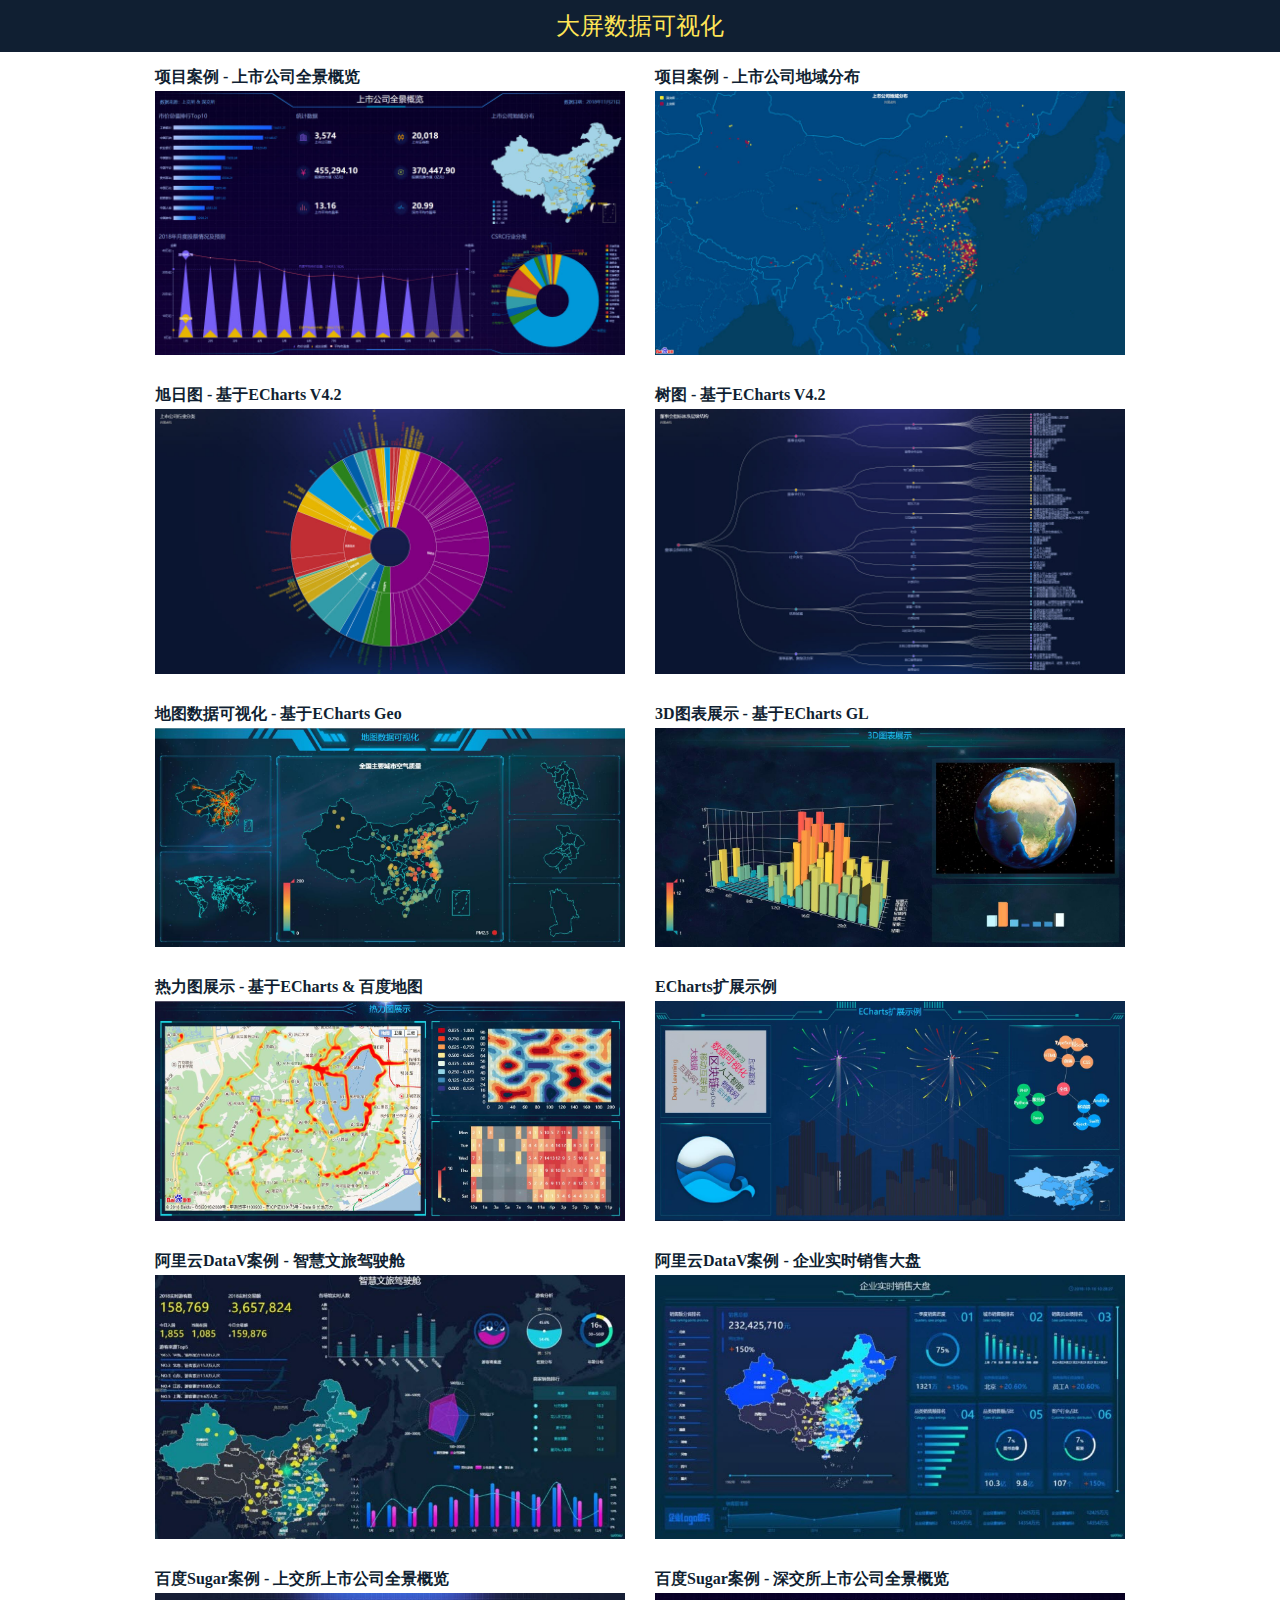
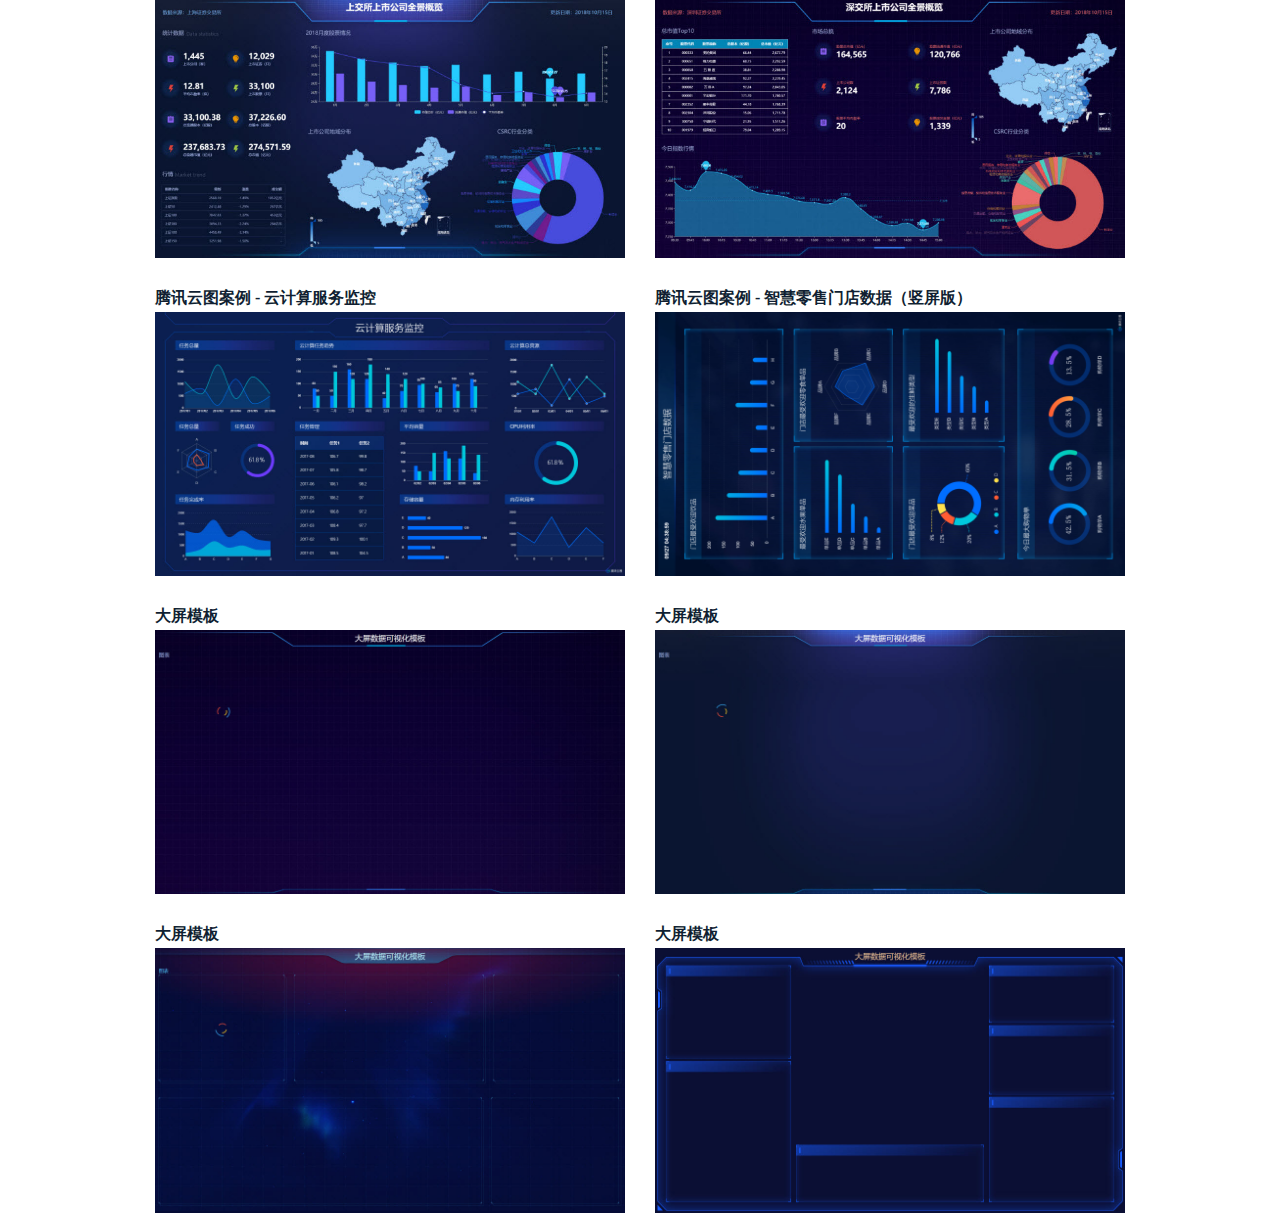
<file: index.html>
<!DOCTYPE html>

<html>
	<head>
		<meta charset="UTF-8" />
		<title>大屏数据可视化</title>
		<style type="text/css">
			* {margin:0;padding:0;}
			.header {line-height:52px;text-align:center;font-size:24px;
				color:rgb(255,229,86);background-color:#101f32;}
			.wrapper {display:-webkit-flex;display:flex;justify-content:space-around;
				flex-wrap:nowrap;margin:0 auto;max-width:1000px;min-width:600px;}
			.case {display:block;width:50%;margin:15px;text-decoration:none;color:#101f32;}
			.case h3 {margin-bottom:3px;font-size:16px;}
			.case img {display:block;width:100%;}
		</style>
	</head>
	<body>
		<div class="header">大屏数据可视化</div>
		<div class="wrapper">
			<a class="case" href="case09/index.html" target="_blank">
				<h3>项目案例 - 上市公司全景概览</h3>
				<img class="thumb" src="case09/img/thumb.jpg" />
			</a>
			<a class="case" href="case07/index.html" target="_blank">
				<h3>项目案例 - 上市公司地域分布</h3>
				<img class="thumb" src="case07/img/thumb.jpg" />
			</a>
		</div>
		<div class="wrapper">
			<a class="case" href="case06/index.html" target="_blank">
				<h3>旭日图 - 基于ECharts V4.2</h3>
				<img class="thumb" src="case06/img/thumb.jpg" />
			</a>
			<a class="case" href="case08/index.html" target="_blank">
				<h3>树图 - 基于ECharts V4.2</h3>
				<img class="thumb" src="case08/img/thumb.jpg" />
			</a>
		</div>
		<div class="wrapper">
			<a class="case" href="case01/index.html" target="_blank">
				<h3>地图数据可视化 - 基于ECharts Geo</h3>
				<img class="thumb" src="case01/img/thumb.jpg" />
			</a>
			<a class="case" href="case02/index.html" target="_blank">
				<h3>3D图表展示 - 基于ECharts GL</h3>
				<img class="thumb" src="case02/img/thumb.jpg" />
			</a>
		</div>
		<div class="wrapper">
			<a class="case" href="case03/index.html" target="_blank">
				<h3>热力图展示 - 基于ECharts &amp; 百度地图</h3>
				<img class="thumb" src="case03/img/thumb.jpg" />
			</a>
			<a class="case" href="case04/index.html" target="_blank">
				<h3>ECharts扩展示例</h3>
				<img class="thumb" src="case04/img/thumb.jpg" />
			</a>
		</div>
		<div class="wrapper">
			<a class="case" href="https://datav.aliyun.com/share/5a2335ee9571434e29acbe0eb19f2ea5" target="_blank">
				<h3>阿里云DataV案例 - 智慧文旅驾驶舱</h3>
				<img class="thumb" src="datav/datav1.jpg" />
			</a>
			<a class="case" href="https://datav.aliyun.com/share/36232cfef0b6a555a7c08d8a51fbd882" target="_blank">
				<h3>阿里云DataV案例 - 企业实时销售大盘</h3>
				<img class="thumb" src="datav/datav2.jpg" />
			</a>
		</div>
		<div class="wrapper">
			<a class="case" href="https://sugar.baidu.com/dashboard/58f5f1c06faf70694d3dc755230f874f" target="_blank">
				<h3>百度Sugar案例 - 上交所上市公司全景概览</h3>
				<img class="thumb" src="sugar/sugar1.jpg" />
			</a>
			<a class="case" href="https://sugar.baidu.com/dashboard/646639d470c66941baff68fe0dd020c8" target="_blank">
				<h3>百度Sugar案例 - 深交所上市公司全景概览</h3>
				<img class="thumb" src="sugar/sugar2.jpg" />
			</a>
		</div>
		<div class="wrapper">
			<a class="case" href="https://v.yuntus.com/cloudv/74b254c06afa8253def97a379528a15e" target="_blank">
				<h3>腾讯云图案例 - 云计算服务监控</h3>
				<img class="thumb" src="yuntu/yuntu1.jpg" />
			</a>
			<a class="case" href="https://v.yuntus.com/cloudv/efd5a1b1cb3016f2f4f96f63a23b3a5c" target="_blank">
				<h3>腾讯云图案例 - 智慧零售门店数据（竖屏版）</h3>
				<img class="thumb" src="yuntu/yuntu2.jpg" />
			</a>
		</div>
		<div class="wrapper">
			<a class="case" href="tpl01/index.html" target="_blank">
				<h3>大屏模板</h3>
				<img class="thumb" src="tpl01/img/thumb.jpg" />
			</a>
			<a class="case" href="tpl02/index.html" target="_blank">
				<h3>大屏模板</h3>
				<img class="thumb" src="tpl02/img/thumb.jpg" />
			</a>
		</div>
		<div class="wrapper">
			<a class="case" href="tpl03/index.html" target="_blank">
				<h3>大屏模板</h3>
				<img class="thumb" src="tpl03/img/thumb.jpg" />
			</a>
			<a class="case" href="tpl04/index.html" target="_blank">
				<h3>大屏模板</h3>
				<img class="thumb" src="tpl04/img/thumb.jpg" />
			</a>
		</div>
	</body>
</html>
</file>
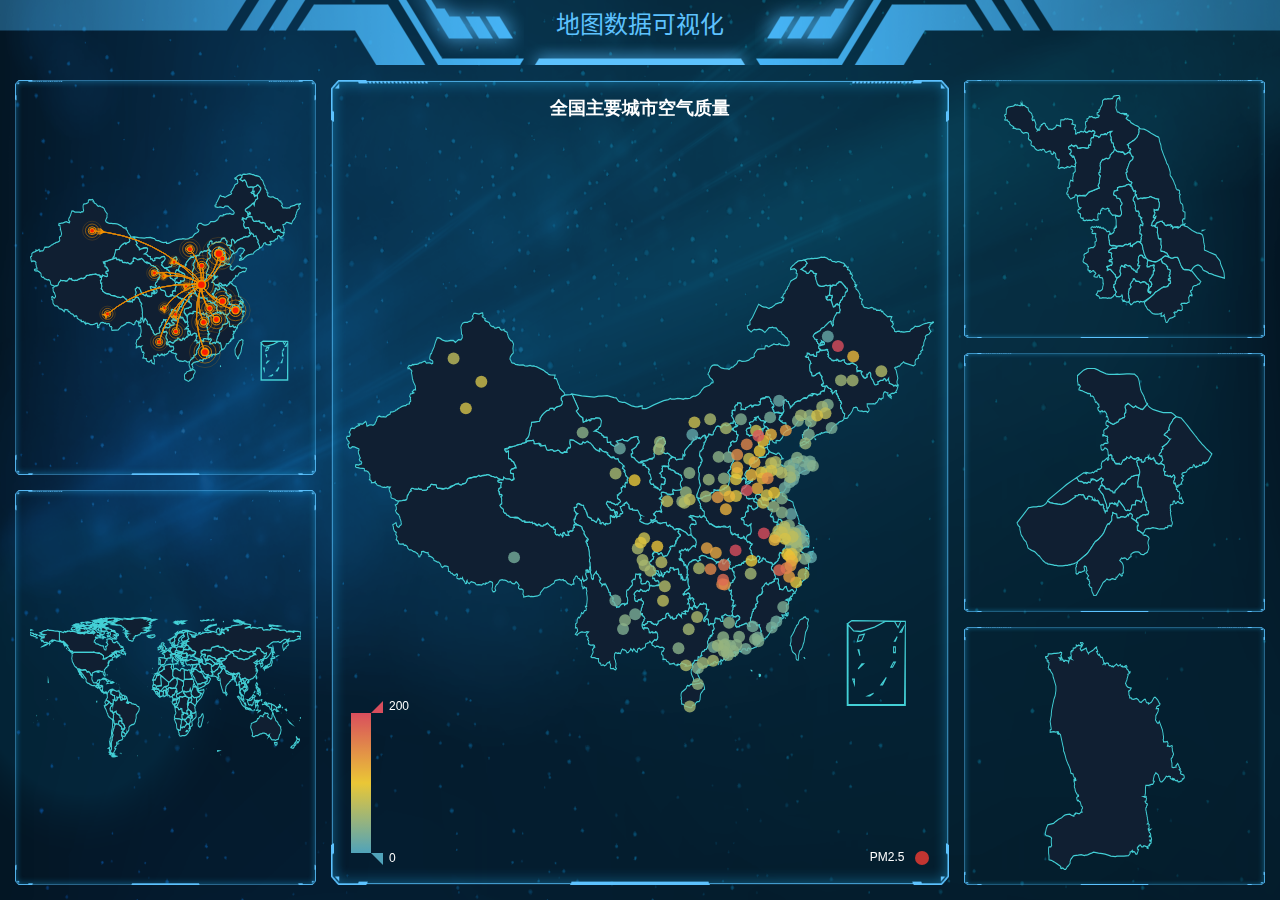
<file: case01/index.html>
<!DOCTYPE html>

<html lang="zh-CN">
	<head>
		<meta charset="utf-8" />
	    <meta name="viewport" content="width=device-width,initial-scale=1,minimum-scale=1,maximum-scale=1,user-scalable=no" />
	    <meta http-equiv="X-UA-Compatible" content="IE=edge, chrome=1" />
		<title>地图数据可视化</title>
		<link rel="stylesheet" href="css/bootstrap.min.css" />
		<link rel="stylesheet" href="css/app.css" />
	</head>
	
	<body class="bg01">
		<header class="header">
			<h3>地图数据可视化</h3>
		</header>
		
		<div class="wrapper">
			<div class="container-fluid">
				<div class="row fill-h">
					<div class="col-lg-3 fill-h">
						<div class="xpanel-wrapper xpanel-wrapper-2">
							<div class="xpanel">
								<!-- 地图飞线 -->
								<div class="fill-h" id="flyMap"></div>
							</div>
						</div>
						<div class="xpanel-wrapper xpanel-wrapper-2">
							<div class="xpanel">
								<!-- 世界地图 -->
								<div class="fill-h" id="worldMap"></div>
							</div>
						</div>
					</div>
					<div class="col-lg-6 fill-h">
						<div class="xpanel-wrapper xpanel-wrapper-1">
							<div class="xpanel">
								<!-- 地图散点 -->
								<div class="fill-h" id="scatterMap"></div>
							</div>
						</div>
					</div>
					<div class="col-lg-3 fill-h">
						<div class="xpanel-wrapper xpanel-wrapper-3">
							<div class="xpanel">
								<!-- 省份地图 -->
								<div class="fill-h" id="provinceMap"></div>
							</div>
						</div>
						<div class="xpanel-wrapper xpanel-wrapper-3">
							<div class="xpanel">
								<!-- 城市地图 -->
								<div class="fill-h" id="cityMap"></div>
							</div>
						</div>
						<div class="xpanel-wrapper xpanel-wrapper-3">
							<div class="xpanel">
								<!-- 区县地图 -->
								<div class="fill-h" id="countyMap"></div>
							</div>
						</div>
					</div>
				</div>
			</div>
		</div>
		
		<script type="text/javascript" src="js/jquery-3.3.1.min.js"></script>
		<script type="text/javascript" src="js/echarts-3.8.5.min.js"></script>
		<script type="text/javascript" src="js/echarts-map-world.js"></script>
		<script type="text/javascript" src="js/echarts-map-china.js"></script>
		<script type="text/javascript" src="js/echarts-china-provinces/jiangsu.js"></script>
		<script type="text/javascript" src="js/echarts-china-cities/jiang1_su1_su1_zhou1.js"></script>
		<script type="text/javascript" src="js/echarts-china-counties/jiang1su1_su1zhou1_kun1shan1shi4.js"></script>
		<script type="text/javascript">
			$(function() {
				/******************* 地图飞线 ******************/
				//初始化echarts实例
				const flyMap = echarts.init(document.getElementById("flyMap"));
		        //城市经纬度
		        const originName = '洛阳';
		        const flyGeo = {
		        	'洛阳': [112.460299, 34.62677],
		            '西安': [108.946466, 34.347269],
		            '兰州': [103.84044, 36.067321],
		            '乌鲁木齐': [87.62444, 43.830763],
		            '包头': [109.846544, 40.662929],
		            '西宁': [101.78443, 36.623393],
		            '银川': [106.258602, 38.487834],
		            '成都': [104.081534, 30.655822],
		            '重庆': [106.558434, 29.568996],
		            '拉萨': [91.120789, 29.65005],
		            '昆明': [102.852448, 24.873998],
		            '贵阳': [106.636577, 26.653325],
		            '太原': [112.534919, 37.873219],
		            '武汉': [114.311582, 30.598467],
		            '长沙': [112.945473, 28.234889],
		            '南昌': [115.864589, 28.689455],
		            '合肥': [117.233443, 31.826578],
		            '杭州': [120.215503, 30.253087],
		            '广州': [113.271431, 23.135336],
		            '北京': [116.413384, 39.910925],
		            '天津': [117.209523, 39.093668]
		        };
		        //飞线数据
		        var flyVal = [
		            [{name: '洛阳'}, {name: '洛阳', value: 100}],
		            [{name: '洛阳'}, {name: '西安', value: 35}],
		            [{name: '洛阳'}, {name: '兰州', value: 25}],
		            [{name: '洛阳'}, {name: '乌鲁木齐', value: 55}],
		            [{name: '洛阳'}, {name: '包头', value: 60}],
		            [{name: '洛阳'}, {name: '西宁', value: 45}],
		            [{name: '洛阳'}, {name: '银川', value: 35}],
		            [{name: '洛阳'}, {name: '成都', value: 35}],
		            [{name: '洛阳'}, {name: '重庆', value: 40}],
		            [{name: '洛阳'}, {name: '拉萨', value: 45}],
		            [{name: '洛阳'}, {name: '昆明', value: 50}],
		            [{name: '洛阳'}, {name: '贵阳', value: 55}],
		            [{name: '洛阳'}, {name: '太原', value: 60}],
		            [{name: '洛阳'}, {name: '武汉', value: 65}],
		            [{name: '洛阳'}, {name: '长沙', value: 70}],
		            [{name: '洛阳'}, {name: '南昌', value: 75}],
		            [{name: '洛阳'}, {name: '合肥', value: 80}],
		            [{name: '洛阳'}, {name: '杭州', value: 85}],
		            [{name: '洛阳'}, {name: '广州', value: 90}],
		            [{name: '洛阳'}, {name: '北京', value: 95}],
		            [{name: '洛阳'}, {name: '天津', value: 60}],
		        ];
		        //数据转换，转换后格式：[{fromName:'cityName', toName:'cityName', coords:[[lng, lat], [lng, lat]]}, {...}]
		        const convertFlyData = function(data) {
		            let res = [];
		            for(let i=0;i<data.length;i++) {
		                let dataItem = data[i];
		                let toCoord = flyGeo[dataItem[0].name];
		                let fromCoord = flyGeo[dataItem[1].name];
		                if(fromCoord && toCoord) {
		                    res.push({
		                        fromName: dataItem[1].name, 
		                        toName: dataItem[0].name, 
		                        coords: [fromCoord, toCoord]
		                    });
		                }
		            }
		            return res;
		        };
		        //报表配置
		        const flySeries = [];
		        [[originName, flyVal]].forEach(function(item, i) {
					flySeries.push({   
				        name: item[0],
				        type: 'lines',
				        zlevel: 1,
				        symbol: ['none', 'none'],
				        symbolSize: 0,
				        effect: { //特效线配置
				            show: true,
				            period: 5, //特效动画时间，单位s
				            trailLength: 0.1, //特效尾迹的长度，从0到1
				            symbol: 'arrow',
				            symbolSize: 5
				        },
				        lineStyle: {
				            normal: {
				                color: '#f19000',
				                width: 1,
				                opacity: 0.6,
				                curveness: 0.2 //线的平滑度
				            }
				        },
				        data: convertFlyData(item[1])
				    }, {
				        name: item[0],
				        type: 'effectScatter',
				        coordinateSystem: 'geo',
				        zlevel: 2,
				        rippleEffect: { //涟漪特效
				            period: 5, //特效动画时长 
				            scale: 4, //波纹的最大缩放比例
				            brushType: 'stroke' //波纹的绘制方式：stroke | fill
				        },
				        label: {
				            normal: {
				                show: false,
				                position: 'right',
				                formatter: '{b}'
				            }
				        },
				        symbol: 'circle',
				        symbolSize: function (val) {
				        	//根据某项数据值设置符号大小
				            return val[2] / 10; 
				        },
				        itemStyle: {
				            normal: {
				            	color: '#f19000'
				            }
				        },
				        data: item[1].map(function(dataItem) {
				            return {
				                name: dataItem[1].name,
				                value: flyGeo[dataItem[1].name].concat([dataItem[1].value])
				            };
				        })
				    }, { //与上层的点叠加
				    	name: item[0],
				        type: 'scatter',
				        coordinateSystem: 'geo',
				        zlevel: 3,
				        symbol: 'circle',
				        symbolSize: function (val) {
				        	//根据某项数据值设置符号大小
				            return val[2] / 15; 
				        },
				        itemStyle: {
				            normal: {
				            	color: '#f00'
				            }
				        },
				        data: item[1].map(function(dataItem) {
				            return {
				                name: dataItem[1].name,
				                value: flyGeo[dataItem[1].name].concat([dataItem[1].value])
				            };
				        })
				    });
		        });
	
				//报表配置项
				const flyMapOpt = {
					title: {
						show: false,
						text: '地图飞线',
						x: 'center',
						textStyle: {
							color: '#fff'
						}
					},
	                tooltip: {
	                    trigger: 'item',
	                    formatter: function(params) {
	                        if(params.value) {
	                            return params.name + ' : ' + params.value[2];
	                        }else {
	                            return params.name;
	                        }
	                    }
	                },
				    geo: {
				        map: 'china',
				        roam: false, //开启鼠标缩放和漫游
				        zoom: 1, //地图缩放级别
						selectedMode: false, //选中模式：single | multiple
						left: 0,
						right: 0,
						top: 0,
						bottom: 0,
						layoutCenter: ['50%', '50%'], //设置后left/right/top/bottom等属性无效
						layoutSize: '100%', //保持地图宽高比
				        label: {
				            emphasis: {
				                show: false
				            }
				        },
				        itemStyle: {
				            normal: {
				                areaColor: '#101f32',
				                borderWidth: 1.1,
				                borderColor: '#43d0d6'
				            },
				            emphasis: {
				                areaColor: '#069'
				            }
				        }
				    },
				    series: flySeries
				};
				//渲染报表
				flyMap.setOption(flyMapOpt);
				
				/***************** 地图散点 ******************/
				//初始化echarts实例
				const scatterMap = echarts.init(document.getElementById("scatterMap"));
				//城市经纬度
				const scatterGeo = {
				    "海门":[121.15,31.89],
				    "鄂尔多斯":[109.781327,39.608266],
				    "招远":[120.38,37.35],
				    "舟山":[122.207216,29.985295],
				    "齐齐哈尔":[123.97,47.33],
				    "盐城":[120.13,33.38],
				    "赤峰":[118.87,42.28],
				    "青岛":[120.33,36.07],
				    "乳山":[121.52,36.89],
				    "金昌":[102.188043,38.520089],
				    "泉州":[118.58,24.93],
				    "莱西":[120.53,36.86],
				    "日照":[119.46,35.42],
				    "胶南":[119.97,35.88],
				    "南通":[121.05,32.08],
				    "拉萨":[91.11,29.97],
				    "云浮":[112.02,22.93],
				    "梅州":[116.1,24.55],
				    "文登":[122.05,37.2],
				    "上海":[121.48,31.22],
				    "攀枝花":[101.718637,26.582347],
				    "威海":[122.1,37.5],
				    "承德":[117.93,40.97],
				    "厦门":[118.1,24.46],
				    "汕尾":[115.375279,22.786211],
				    "潮州":[116.63,23.68],
				    "丹东":[124.37,40.13],
				    "太仓":[121.1,31.45],
				    "曲靖":[103.79,25.51],
				    "烟台":[121.39,37.52],
				    "福州":[119.3,26.08],
				    "瓦房店":[121.979603,39.627114],
				    "即墨":[120.45,36.38],
				    "抚顺":[123.97,41.97],
				    "玉溪":[102.52,24.35],
				    "张家口":[114.87,40.82],
				    "阳泉":[113.57,37.85],
				    "莱州":[119.942327,37.177017],
				    "湖州":[120.1,30.86],
				    "汕头":[116.69,23.39],
				    "昆山":[120.95,31.39],
				    "宁波":[121.56,29.86],
				    "湛江":[110.359377,21.270708],
				    "揭阳":[116.35,23.55],
				    "荣成":[122.41,37.16],
				    "连云港":[119.16,34.59],
				    "葫芦岛":[120.836932,40.711052],
				    "常熟":[120.74,31.64],
				    "东莞":[113.75,23.04],
				    "河源":[114.68,23.73],
				    "淮安":[119.15,33.5],
				    "泰州":[119.9,32.49],
				    "南宁":[108.33,22.84],
				    "营口":[122.18,40.65],
				    "惠州":[114.4,23.09],
				    "江阴":[120.26,31.91],
				    "蓬莱":[120.75,37.8],
				    "韶关":[113.62,24.84],
				    "嘉峪关":[98.289152,39.77313],
				    "广州":[113.23,23.16],
				    "延安":[109.47,36.6],
				    "太原":[112.53,37.87],
				    "清远":[113.01,23.7],
				    "中山":[113.38,22.52],
				    "昆明":[102.73,25.04],
				    "寿光":[118.73,36.86],
				    "盘锦":[122.070714,41.119997],
				    "长治":[113.08,36.18],
				    "深圳":[114.07,22.62],
				    "珠海":[113.52,22.3],
				    "宿迁":[118.3,33.96],
				    "咸阳":[108.72,34.36],
				    "铜川":[109.11,35.09],
				    "平度":[119.97,36.77],
				    "佛山":[113.11,23.05],
				    "海口":[110.35,20.02],
				    "江门":[113.06,22.61],
				    "章丘":[117.53,36.72],
				    "肇庆":[112.44,23.05],
				    "大连":[121.62,38.92],
				    "临汾":[111.5,36.08],
				    "吴江":[120.63,31.16],
				    "石嘴山":[106.39,39.04],
				    "沈阳":[123.38,41.8],
				    "苏州":[120.62,31.32],
				    "茂名":[110.88,21.68],
				    "嘉兴":[120.76,30.77],
				    "长春":[125.35,43.88],
				    "胶州":[120.03336,36.264622],
				    "银川":[106.27,38.47],
				    "张家港":[120.555821,31.875428],
				    "三门峡":[111.19,34.76],
				    "锦州":[121.15,41.13],
				    "南昌":[115.89,28.68],
				    "柳州":[109.4,24.33],
				    "三亚":[109.511909,18.252847],
				    "自贡":[104.778442,29.33903],
				    "吉林":[126.57,43.87],
				    "阳江":[111.95,21.85],
				    "泸州":[105.39,28.91],
				    "西宁":[101.74,36.56],
				    "宜宾":[104.56,29.77],
				    "呼和浩特":[111.65,40.82],
				    "成都":[104.06,30.67],
				    "大同":[113.3,40.12],
				    "镇江":[119.44,32.2],
				    "桂林":[110.28,25.29],
				    "张家界":[110.479191,29.117096],
				    "宜兴":[119.82,31.36],
				    "北海":[109.12,21.49],
				    "西安":[108.95,34.27],
				    "金坛":[119.56,31.74],
				    "东营":[118.49,37.46],
				    "牡丹江":[129.58,44.6],
				    "遵义":[106.9,27.7],
				    "绍兴":[120.58,30.01],
				    "扬州":[119.42,32.39],
				    "常州":[119.95,31.79],
				    "潍坊":[119.1,36.62],
				    "重庆":[106.54,29.59],
				    "台州":[121.420757,28.656386],
				    "南京":[118.78,32.04],
				    "滨州":[118.03,37.36],
				    "贵阳":[106.71,26.57],
				    "无锡":[120.29,31.59],
				    "本溪":[123.73,41.3],
				    "克拉玛依":[84.77,45.59],
				    "渭南":[109.5,34.52],
				    "马鞍山":[118.48,31.56],
				    "宝鸡":[107.15,34.38],
				    "焦作":[113.21,35.24],
				    "句容":[119.16,31.95],
				    "北京":[116.46,39.92],
				    "徐州":[117.2,34.26],
				    "衡水":[115.72,37.72],
				    "包头":[110,40.58],
				    "绵阳":[104.73,31.48],
				    "乌鲁木齐":[87.68,43.77],
				    "枣庄":[117.57,34.86],
				    "杭州":[120.19,30.26],
				    "淄博":[118.05,36.78],
				    "鞍山":[122.85,41.12],
				    "溧阳":[119.48,31.43],
				    "库尔勒":[86.06,41.68],
				    "安阳":[114.35,36.1],
				    "开封":[114.35,34.79],
				    "济南":[117,36.65],
				    "德阳":[104.37,31.13],
				    "温州":[120.65,28.01],
				    "九江":[115.97,29.71],
				    "邯郸":[114.47,36.6],
				    "临安":[119.72,30.23],
				    "兰州":[103.73,36.03],
				    "沧州":[116.83,38.33],
				    "临沂":[118.35,35.05],
				    "南充":[106.110698,30.837793],
				    "天津":[117.2,39.13],
				    "富阳":[119.95,30.07],
				    "泰安":[117.13,36.18],
				    "诸暨":[120.23,29.71],
				    "郑州":[113.65,34.76],
				    "哈尔滨":[126.63,45.75],
				    "聊城":[115.97,36.45],
				    "芜湖":[118.38,31.33],
				    "唐山":[118.02,39.63],
				    "平顶山":[113.29,33.75],
				    "邢台":[114.48,37.05],
				    "德州":[116.29,37.45],
				    "济宁":[116.59,35.38],
				    "荆州":[112.239741,30.335165],
				    "宜昌":[111.3,30.7],
				    "义乌":[120.06,29.32],
				    "丽水":[119.92,28.45],
				    "洛阳":[112.44,34.7],
				    "秦皇岛":[119.57,39.95],
				    "株洲":[113.16,27.83],
				    "石家庄":[114.48,38.03],
				    "莱芜":[117.67,36.19],
				    "常德":[111.69,29.05],
				    "保定":[115.48,38.85],
				    "湘潭":[112.91,27.87],
				    "金华":[119.64,29.12],
				    "岳阳":[113.09,29.37],
				    "长沙":[113,28.21],
				    "衢州":[118.88,28.97],
				    "廊坊":[116.7,39.53],
				    "菏泽":[115.480656,35.23375],
				    "合肥":[117.27,31.86],
				    "武汉":[114.31,30.52],
				    "大庆":[125.03,46.58]
				};
				//城市数据
				const scatterVal = [
					{name: "海门", value: 9},
	                {name: "鄂尔多斯", value: 12},
	                {name: "招远", value: 12},
	                {name: "舟山", value: 12},
	                {name: "齐齐哈尔", value: 14},
	                {name: "盐城", value: 15},
	                {name: "赤峰", value: 16},
	                {name: "青岛", value: 18},
	                {name: "乳山", value: 18},
	                {name: "金昌", value: 19},
	                {name: "泉州", value: 21},
	                {name: "莱西", value: 21},
	                {name: "日照", value: 21},
	                {name: "胶南", value: 22},
	                {name: "南通", value: 23},
	                {name: "拉萨", value: 24},
	                {name: "云浮", value: 24},
	                {name: "梅州", value: 25},
	                {name: "文登", value: 25},
	                {name: "上海", value: 25},
	                {name: "攀枝花", value: 25},
	                {name: "威海", value: 25},
	                {name: "承德", value: 25},
	                {name: "厦门", value: 26},
	                {name: "汕尾", value: 26},
	                {name: "潮州", value: 26},
	                {name: "丹东", value: 27},
	                {name: "太仓", value: 27},
	                {name: "曲靖", value: 27},
	                {name: "烟台", value: 28},
	                {name: "福州", value: 29},
	                {name: "瓦房店", value: 30},
	                {name: "即墨", value: 30},
	                {name: "抚顺", value: 31},
	                {name: "玉溪", value: 31},
	                {name: "张家口", value: 31},
	                {name: "阳泉", value: 31},
	                {name: "莱州", value: 32},
	                {name: "湖州", value: 32},
	                {name: "汕头", value: 32},
	                {name: "昆山", value: 33},
	                {name: "宁波", value: 33},
	                {name: "湛江", value: 33},
	                {name: "揭阳", value: 34},
	                {name: "荣成", value: 34},
	                {name: "连云港", value: 35},
	                {name: "葫芦岛", value: 35},
	                {name: "常熟", value: 36},
	                {name: "东莞", value: 36},
	                {name: "河源", value: 36},
	                {name: "淮安", value: 36},
	                {name: "泰州", value: 36},
	                {name: "南宁", value: 37},
	                {name: "营口", value: 37},
	                {name: "惠州", value: 37},
	                {name: "江阴", value: 37},
	                {name: "蓬莱", value: 37},
	                {name: "韶关", value: 38},
	                {name: "嘉峪关", value: 38},
	                {name: "广州", value: 38},
	                {name: "延安", value: 38},
	                {name: "太原", value: 39},
	                {name: "清远", value: 39},
	                {name: "中山", value: 39},
	                {name: "昆明", value: 39},
	                {name: "寿光", value: 40},
	                {name: "盘锦", value: 40},
	                {name: "长治", value: 41},
	                {name: "深圳", value: 41},
	                {name: "珠海", value: 42},
	                {name: "宿迁", value: 43},
	                {name: "咸阳", value: 43},
	                {name: "铜川", value: 44},
	                {name: "平度", value: 44},
	                {name: "佛山", value: 44},
	                {name: "海口", value: 44},
	                {name: "江门", value: 45},
	                {name: "章丘", value: 45},
	                {name: "肇庆", value: 46},
	                {name: "大连", value: 47},
	                {name: "临汾", value: 47},
	                {name: "吴江", value: 47},
	                {name: "石嘴山", value: 49},
	                {name: "沈阳", value: 50},
	                {name: "苏州", value: 50},
	                {name: "茂名", value: 50},
	                {name: "嘉兴", value: 51},
	                {name: "长春", value: 51},
	                {name: "胶州", value: 52},
	                {name: "银川", value: 52},
	                {name: "张家港", value: 52},
	                {name: "三门峡", value: 53},
	                {name: "锦州", value: 54},
	                {name: "南昌", value: 54},
	                {name: "柳州", value: 54},
	                {name: "三亚", value: 54},
	                {name: "自贡", value: 56},
	                {name: "吉林", value: 56},
	                {name: "阳江", value: 57},
	                {name: "泸州", value: 57},
	                {name: "西宁", value: 57},
	                {name: "宜宾", value: 58},
	                {name: "呼和浩特", value: 58},
	                {name: "成都", value: 58},
	                {name: "大同", value: 58},
	                {name: "镇江", value: 59},
	                {name: "桂林", value: 59},
	                {name: "张家界", value: 59},
	                {name: "宜兴", value: 59},
	                {name: "北海", value: 60},
	                {name: "西安", value: 61},
	                {name: "金坛", value: 62},
	                {name: "东营", value: 62},
	                {name: "牡丹江", value: 63},
	                {name: "遵义", value: 63},
	                {name: "绍兴", value: 63},
	                {name: "扬州", value: 64},
	                {name: "常州", value: 64},
	                {name: "潍坊", value: 65},
	                {name: "重庆", value: 66},
	                {name: "台州", value: 67},
	                {name: "南京", value: 67},
	                {name: "滨州", value: 70},
	                {name: "贵阳", value: 71},
	                {name: "无锡", value: 71},
	                {name: "本溪", value: 71},
	                {name: "克拉玛依", value: 72},
	                {name: "渭南", value: 72},
	                {name: "马鞍山", value: 72},
	                {name: "宝鸡", value: 72},
	                {name: "焦作", value: 75},
	                {name: "句容", value: 75},
	                {name: "北京", value: 79},
	                {name: "徐州", value: 79},
	                {name: "衡水", value: 80},
	                {name: "包头", value: 80},
	                {name: "绵阳", value: 80},
	                {name: "乌鲁木齐", value: 84},
	                {name: "枣庄", value: 84},
	                {name: "杭州", value: 84},
	                {name: "淄博", value: 85},
	                {name: "鞍山", value: 86},
	                {name: "溧阳", value: 86},
	                {name: "库尔勒", value: 86},
	                {name: "安阳", value: 90},
	                {name: "开封", value: 90},
	                {name: "济南", value: 92},
	                {name: "德阳", value: 93},
	                {name: "温州", value: 95},
	                {name: "九江", value: 96},
	                {name: "邯郸", value: 98},
	                {name: "临安", value: 99},
	                {name: "兰州", value: 99},
	                {name: "沧州", value: 100},
	                {name: "临沂", value: 103},
	                {name: "南充", value: 104},
	                {name: "天津", value: 105},
	                {name: "富阳", value: 106},
	                {name: "泰安", value: 112},
	                {name: "诸暨", value: 112},
	                {name: "郑州", value: 113},
	                {name: "哈尔滨", value: 114},
	                {name: "聊城", value: 116},
	                {name: "芜湖", value: 117},
	                {name: "唐山", value: 119},
	                {name: "平顶山", value: 119},
	                {name: "邢台", value: 119},
	                {name: "德州", value: 120},
	                {name: "济宁", value: 120},
	                {name: "荆州", value: 127},
	                {name: "宜昌", value: 130},
	                {name: "义乌", value: 132},
	                {name: "丽水", value: 133},
	                {name: "洛阳", value: 134},
	                {name: "秦皇岛", value: 136},
	                {name: "株洲", value: 143},
	                {name: "石家庄", value: 147},
	                {name: "莱芜", value: 148},
	                {name: "常德", value: 152},
	                {name: "保定", value: 153},
	                {name: "湘潭", value: 154},
	                {name: "金华", value: 157},
	                {name: "岳阳", value: 169},
	                {name: "长沙", value: 175},
	                {name: "衢州", value: 177},
	                {name: "廊坊", value: 193},
	                {name: "菏泽", value: 194},
	                {name: "合肥", value: 229},
	                {name: "武汉", value: 273},
	                {name: "大庆", value: 279}
				];
				//数据转换，转换后的格式：[{name: 'cityName', value: [lng, lat, val]}, {...}]
				const convertScatterData = function(data) {
				    let res = [];
				    for(let i=0;i<data.length;i++) {
				        let geoCoord = scatterGeo[data[i].name];
				        if(geoCoord) {
				            res.push({
				                name: data[i].name,
				                value: geoCoord.concat(data[i].value)
				            });
				        }
				    }
				    return res;
				};
				//地图配置项
				const sactterMapOpt = {
					title: {
						text: '全国主要城市空气质量',
						x: 'center',
						textStyle: {
							color: '#fff'
						}
					},
					legend: {
						data: ['PM2.5'], //与series的name属性对应
				        orient: 'vertical',
				        y: 'bottom',
				        x: 'right',
				        textStyle: {
				            color: '#fff'
				        }
				    },
					tooltip: {
				        trigger: 'item',
				        formatter: function(params) {
				            return params.name + ' : ' + params.value[2];
				        }
				    },
				    visualMap: {
				        min: 0,
				        max: 200,
				        calculable: true,
				        inRange: {
				            color: ['#50a3ba', '#eac736', '#d94e5d']
				        },
				        textStyle: {
				            color: '#fff'
				        }
				    },
					geo: {
				        map: 'china',
				        roam: false, //开启鼠标缩放和漫游
				        zoom: 1, //地图缩放级别
						selectedMode: false, //选中模式：single | multiple
						left: 0,
						right: 0,
						top: 0,
						bottom: 0,
						layoutCenter: ['50%', '50%'], //设置后left/right/top/bottom等属性无效
						layoutSize: '100%',
				        label: {
				            emphasis: {
				                show: false
				            }
				        },
				        itemStyle: {
				            normal: {
				                areaColor: '#101f32',
				                borderWidth: 1.1,
				                borderColor: '#43d0d6'
				            },
				            emphasis: {
				                areaColor: '#069'
				            }
				        }
				    },
				    series: [{
			            name: 'PM2.5',
			            type: 'scatter',
			            coordinateSystem: 'geo',
			            symbolSize: 12,
			            label: {
			                normal: {
			                    show: false
			                },
			                emphasis: {
			                    show: false
			                }
			            },
			            itemStyle: {
			                emphasis: {
			                    borderColor: '#fff',
			                    borderWidth: 1
			                }
			            },
			            data: convertScatterData(scatterVal)
			        }]
				};
				//渲染报表
				scatterMap.setOption(sactterMapOpt);
				
				/******************* 世界地图 ******************/
				//初始化echarts实例
				const worldMap = echarts.init(document.getElementById("worldMap"));
				const worldMapOpt = {
					geo: {
						map: 'world',
				        roam: false, //开启鼠标缩放和漫游
				        zoom: 1, //地图缩放级别
						selectedMode: false, //选中模式：single | multiple
						left: 0,
						right: 0,
						top: 0,
						bottom: 0,
						layoutCenter: ['50%', '50%'], //设置后left/right/top/bottom等属性无效
						layoutSize: '100%',
				        label: {
				            emphasis: {
				                show: false
				            }
				        },
				        itemStyle: {
				            normal: {
				                areaColor: '#101f32',
				                borderWidth: 1.1,
				                borderColor: '#43d0d6'
				            },
				            emphasis: {
				                areaColor: '#069'
				            }
				        }
					}
				};
				worldMap.setOption(worldMapOpt);
				
				/******************* 省份地图 ******************/
				//初始化echarts实例
				const provinceMap = echarts.init(document.getElementById("provinceMap"));
				const provinceMapOpt = {
					geo: {
				        map: '江苏',
				        roam: false, //开启鼠标缩放和漫游
				        zoom: 1, //地图缩放级别
						selectedMode: false, //选中模式：single | multiple
						left: 0,
						right: 0,
						top: 0,
						bottom: 0,
						layoutCenter: ['50%', '50%'], //设置后left/right/top/bottom等属性无效
						layoutSize: '100%', //保持地图宽高比
				        label: {
				            emphasis: {
				                show: true,
				                color: '#f19000'
				            }
				        },
				        itemStyle: {
				            normal: {
				                areaColor: '#101f32',
				                borderWidth: 1.1,
				                borderColor: '#43d0d6'
				            },
				            emphasis: {
				                areaColor: '#069'
				            }
				        }
				    }
				};
				provinceMap.setOption(provinceMapOpt);
				
				/******************* 城市地图 ******************/
				//初始化echarts实例
				const cityMap = echarts.init(document.getElementById("cityMap"));
				const cityMapOpt = {
					geo: {
				        map: '苏州',
				        roam: false, //开启鼠标缩放和漫游
				        zoom: 1, //地图缩放级别
						selectedMode: false, //选中模式：single | multiple
						left: 0,
						right: 0,
						top: 0,
						bottom: 0,
						layoutCenter: ['50%', '50%'], //设置后left/right/top/bottom等属性无效
						layoutSize: '100%', //保持地图宽高比
				        label: {
				            emphasis: {
				                show: true,
				                color: '#f19000'
				            }
				        },
				        itemStyle: {
				            normal: {
				                areaColor: '#101f32',
				                borderWidth: 1.1,
				                borderColor: '#43d0d6'
				            },
				            emphasis: {
				                areaColor: '#069'
				            }
				        }
				    }
				};
				cityMap.setOption(cityMapOpt);
				
				/******************* 区县地图 ******************/
				//初始化echarts实例
				const countyMap = echarts.init(document.getElementById("countyMap"));
				const countyMapOpt = {
					geo: {
				        map: '昆山市',
				        roam: false, //开启鼠标缩放和漫游
				        zoom: 1, //地图缩放级别
						selectedMode: false, //选中模式：single | multiple
						left: 0,
						right: 0,
						top: 0,
						bottom: 0,
						layoutCenter: ['50%', '50%'], //设置后left/right/top/bottom等属性无效
						layoutSize: '100%', //保持地图宽高比
				        label: {
				            emphasis: {
				                show: true,
				                color: '#f19000'
				            }
				        },
				        itemStyle: {
				            normal: {
				                areaColor: '#101f32',
				                borderWidth: 1.1,
				                borderColor: '#43d0d6'
				            },
				            emphasis: {
				                areaColor: '#069'
				            }
				        }
				    }
				};
				countyMap.setOption(countyMapOpt);
				
				/********** 浏览器窗口改变时，重置报表大小 ****************/
				window.onresize = function() {
					flyMap.resize();
					scatterMap.resize();
					worldMap.resize();
					provinceMap.resize();
					cityMap.resize();
					countyMap.resize();
				}
			});
		</script>
	</body>
</html>
</file>
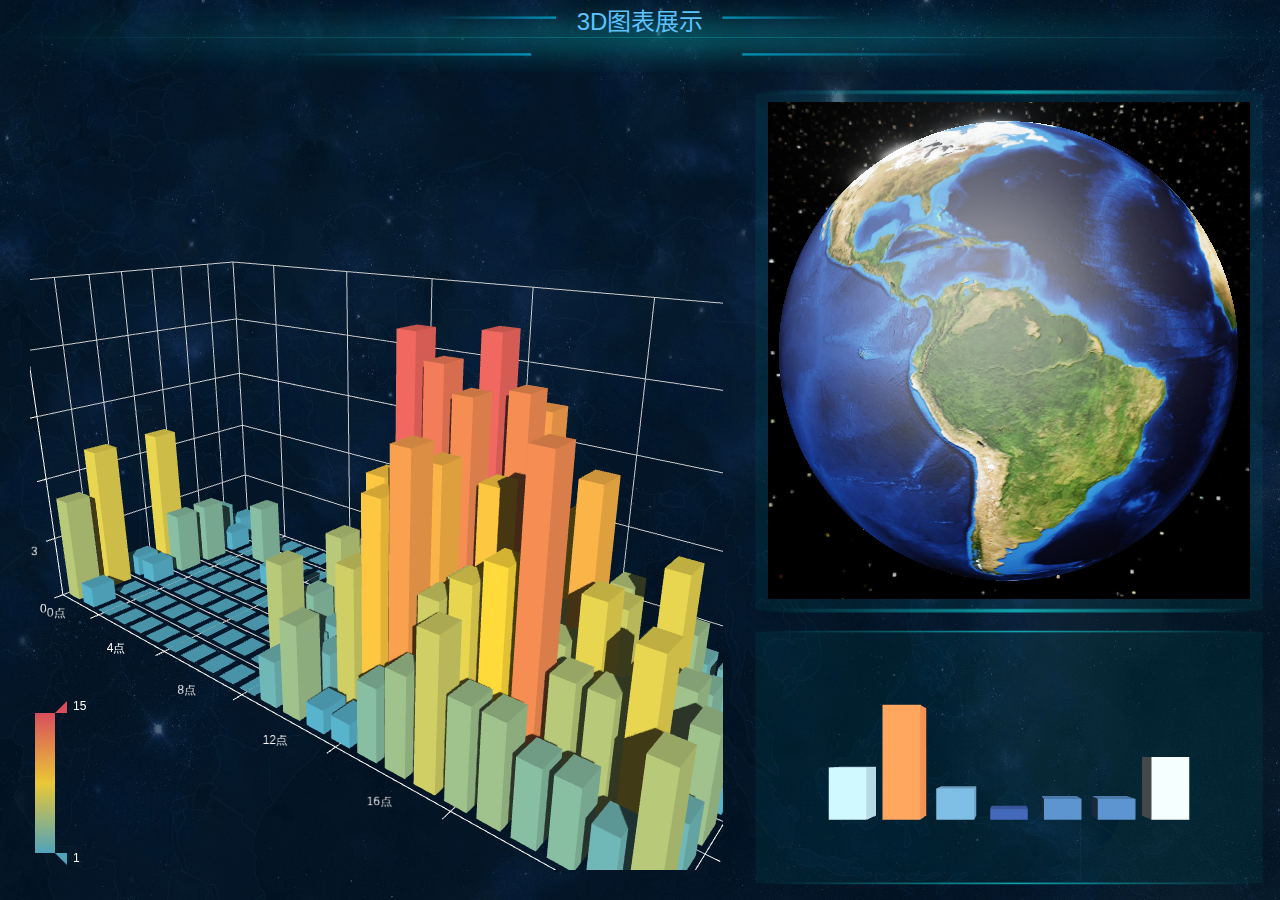
<file: case02/index.html>
<!DOCTYPE html>

<html lang="zh-CN">
	<head>
		<meta charset="utf-8" />
	    <meta name="viewport" content="width=device-width,initial-scale=1,minimum-scale=1,maximum-scale=1,user-scalable=no" />
	    <meta http-equiv="X-UA-Compatible" content="IE=edge, chrome=1" />
		<title>3D图表展示</title>
		<link rel="stylesheet" href="css/bootstrap.min.css" />
		<link rel="stylesheet" href="css/app.css" />
	</head>
	
	<body class="bg05">
		<header class="header">
			<h3>3D图表展示</h3>
		</header>
		
		<div class="wrapper">
			<div class="container-fluid">
				<div class="row fill-h">
					<div class="col-lg-7 fill-h">
						<div class="xpanel-wrapper xpanel-wrapper-1">
							<div class="xpanel no-bg">
								<div class="fill-h" id="bar3D"></div>
							</div>
						</div>
					</div>
					<div class="col-lg-5 fill-h">
						<div class="xpanel-wrapper xpanel-wrapper-2-3">
							<div class="xpanel">
								<div class="fill-h" id="globe3D"></div>
							</div>
						</div>
						<div class="xpanel-wrapper xpanel-wrapper-1-3">
							<div class="xpanel">
								<div class="fill-h" id="bar2D"></div>
							</div>
						</div>
					</div>
				</div>
			</div>
		</div>
		
		<script type="text/javascript" src="js/jquery-3.3.1.min.js"></script>
		<script type="text/javascript" src="js/echarts.js"></script>
		<script type="text/javascript" src="js/echarts-gl.min.js"></script>
		<script type="text/javascript">
			$(function() {
				/******************* 3D柱形图 ******************/
				//初始化echarts实例
				const bar3D = echarts.init(document.getElementById("bar3D"));
				//数据
				const hours = ['0点', '1点', '2点', '3点', '4点', '5点', '6点', 
								'7点', '8点', '9点','10点','11点', '12点',
				        		'13点', '14点', '15点', '16点', '17点', '18点',
				        		'19点', '20点', '21点', '22点', '23点'];
				const days = ['星期一', '星期二', '星期三', '星期四', '星期五', '星期六', '星期天'];
				const data = [ //[hour, day, val]
					[0,0,5], [0,1,1], [0,2,0], [0,3,0],
					[0,4,0], [0,5,0], [0,6,0], [0,7,0],
					[0,8,0], [0,9,0], [0,10,0], [0,11,2],
					[0,12,4], [0,13,1], [0,14,1], [0,15,3],
					[0,16,4], [0,17,6], [0,18,4], [0,19,4],
					[0,20,3], [0,21,3], [0,22,2], [0,23,5],
					[1,0,7], [1,1,0], [1,2,0], [1,3,0], 
					[1,4,0], [1,5,0], [1,6,0], [1,7,0],
					[1,8,0], [1,9,0], [1,10,5], [1,11,2],
					[1,12,2], [1,13,6], [1,14,9], [1,15,11],
					[1,16,6], [1,17,7], [1,18,8], [1,19,12],
					[1,20,5], [1,21,5], [1,22,7], [1,23,2],
					[2,0,1], [2,1,1], [2,2,0], [2,3,0], 
					[2,4,0], [2,5,0], [2,6,0], [2,7,0],
					[2,8,0], [2,9,0], [2,10,3], [2,11,2],
					[2,12,1],[2,13,9],[2,14,8],[2,15,10],[2,16,6],[2,17,5],[2,18,5],[2,19,5],[2,20,7],[2,21,4],[2,22,2],[2,23,4],[3,0,7],[3,1,3],[3,2,0],[3,3,0],[3,4,0],[3,5,0],[3,6,0],[3,7,0],[3,8,1],[3,9,0],[3,10,5],[3,11,4],[3,12,7],[3,13,14],[3,14,13],[3,15,12],[3,16,9],[3,17,5],[3,18,5],[3,19,10],[3,20,6],[3,21,4],[3,22,4],[3,23,1],[4,0,1],[4,1,3],[4,2,0],[4,3,0],[4,4,0],[4,5,1],[4,6,0],[4,7,0],[4,8,0],[4,9,2],[4,10,4],[4,11,4],[4,12,2],[4,13,4],[4,14,4],[4,15,14],[4,16,12],[4,17,1],[4,18,8],[4,19,5],[4,20,3],[4,21,7],[4,22,3],[4,23,0],[5,0,2],[5,1,1],[5,2,0],[5,3,3],[5,4,0],[5,5,0],[5,6,0],[5,7,0],[5,8,2],[5,9,0],[5,10,4],[5,11,1],[5,12,5],[5,13,10],[5,14,5],[5,15,7],[5,16,11],[5,17,6],[5,18,0],[5,19,5],[5,20,3],[5,21,4],[5,22,2],[5,23,0],[6,0,1],[6,1,0],[6,2,0],[6,3,0],[6,4,0],[6,5,0],[6,6,0],[6,7,0],[6,8,0],[6,9,0],[6,10,1],[6,11,0],[6,12,2],[6,13,1],[6,14,3],[6,15,4],[6,16,0],[6,17,0],[6,18,0],[6,19,0],[6,20,1],[6,21,2],[6,22,2],[6,23,6]];
				const barOpt = {
				    tooltip: {
				    	formatter: function(params) {
				    		let series = params.seriesName;
				    		let val = params.value;
				    		return series + '<br/>' + 
				    			days[val[1]] + '<br/>' + 
				    			hours[val[0]] +'<br/>值：' + val[2];
				    	}
				    },
				    visualMap: {
				        max: 15,
				        min: 1,
				        calculable: true,
				        inRange: {
				            color: ['#50a3ba', '#eac736', '#d94e5d']
				        },
				        textStyle: {
				            color: '#fff'
				        }
				    },
				    grid3D: {
				    	boxWidth: 200,
				    	boxDepth: 80,
				        viewControl: {
				        	distance: 220, //视觉距离
				            autoRotate: false //自动旋转
				        },
				        light: { //光照配置
				            main: {
				                intensity: 1.2,
				                shadow: true
				            },
				            ambient: {
				                intensity: 0.3
				            }
				        },
				        axisLabel: {
				        	textStyle: {
				        		color: '#fff'
				        	}
				        },
				        axisLine: {
				        	lineStyle: {
				        		color: '#fff',
				        		width: 1
				        	}
				       	},
				       	axisPointer: {
				       		show: false
				       	}
				    },
				    xAxis3D: {
				        type: 'category',
				       	name: '',
				        data: hours
				    },
				    yAxis3D: {
				        type: 'category',
				        name: '',
				        data: days
				    },
				    zAxis3D: {
				        type: 'value',
						name: ''				        
				    },
				    series: [{
				        type: 'bar3D',
				        name: 'Bar3D',
				        data: data.map(function (item) {
				            return {
				                value: [item[1], item[0], item[2]]
				            }
				        }),
				        shading: 'lambert',
				        emphasis: {
				            label: {
				                textStyle: {
				                    fontSize: 16,
				                    color: '#900'
				                }
				            },
				            itemStyle: {
				                color: '#900'
				            }
				        }
				    }]
				};
				//渲染图表
				bar3D.setOption(barOpt);
				
				/****************** 3D地球 ********************/
				//初始化echart实例
				const globe3D = echarts.init(document.getElementById("globe3D"));
				//配置项
				const globeOpt = {
				    globe: {
				    	environment: 'img/bg09.jpg', //环境贴图
				        baseTexture: "img/globe.jpg", //地球的纹理
				        heightTexture: "img/globe.jpg", //地图的高度纹理
				        displacementScale: 0, //地球顶点位移的大小
				        shading: 'realistic', //着色效果，真实感渲染
				        realisticMaterial: { //真实感渲染配置
				            roughness: 0.8 //材质的粗糙度
				        },
				        postEffect: { //后处理特效配置
				            enable: true
				        },
				        light: { //光照设置
				            main: { //场景主光源设置，在globe设置中就是太阳光
				                intensity: 5, //主光源强度
				                shadow: true //是否投影
				            },
				            ambientCubemap: { //使用纹理作为光源的环境光， 会为物体提供漫反射和高光反射
				                texture: 'img/pisa.hdr', //环境光贴图
				                diffuseIntensity: 0.1 //漫反射强度
				            }
				        }
				    }
				};
				//渲染图表
				globe3D.setOption(globeOpt);
				
				/******************* 二维数据的3D展示 ******************/
				//初始化echarts实例
				const bar2D = echarts.init(document.getElementById("bar2D"));
				const xData = ['A', 'B', 'C', 'D', 'E', 'F', 'G'];
				const yData = [''];
				const data2 = [[0,0,5],[0,1,11],[0,2,3],[6,3,1],[6,4,2],[6,5,2],[6,6,6]];
				const barOpt2 = {
					visualMap: {
				        show: false,
				        max: 15,
				        inRange: {
				            color: ['#313695', '#4575b4', '#74add1', '#abd9e9', '#e0f3f8', '#ffffbf', '#fee090', '#fdae61', '#f46d43', '#d73027', '#a50026']
				        }
				    },
					grid3D: {
						show: false,
						left: 0,
						right: 0,
						top: 0,
						bottom: 0,
				        boxWidth: 300,
				        boxDepth: 20,
				        light: {
				            main: {
				                intensity: 1.2,
				                shadow: true
				            },
				            ambient: {
				                intensity: 0.3
				            }
				        },
				        viewControl:{
				            alpha: 0,
				            beta: 0
				        }
				    },
				    xAxis3D: {
				    	type: 'category',
				        name: '',
				        data: xData
				    },
				    yAxis3D: {
				    	type: 'category',
				        name: '',
				        data: yData
				    },
				    zAxis3D: {
				    	type: 'value',
				        name: ''
				    },
				    series: [{
				        type: 'bar3D',
				        data: data2.map(function (item) {
				            return {
				                value: [item[1], item[0], item[2]],
				            }
				        }),
				        shading: 'lambert',
				        label: {
				            textStyle: {
				                fontSize: 16,
				                borderWidth: 1
				            }
				        },
				        emphasis: {
				            label: {
				                textStyle: {
				                    fontSize: 20,
				                }
				            }
				        }
				    }]
				}
				//渲染图表
				bar2D.setOption(barOpt2);
				
				/********** 浏览器窗口改变时，重置报表大小 ****************/
				window.onresize = function() {
					bar3D.resize();
					globe3D.resize();
					bar2D.resize();
				}
			});
		</script>
	</body>
</html>
</file>
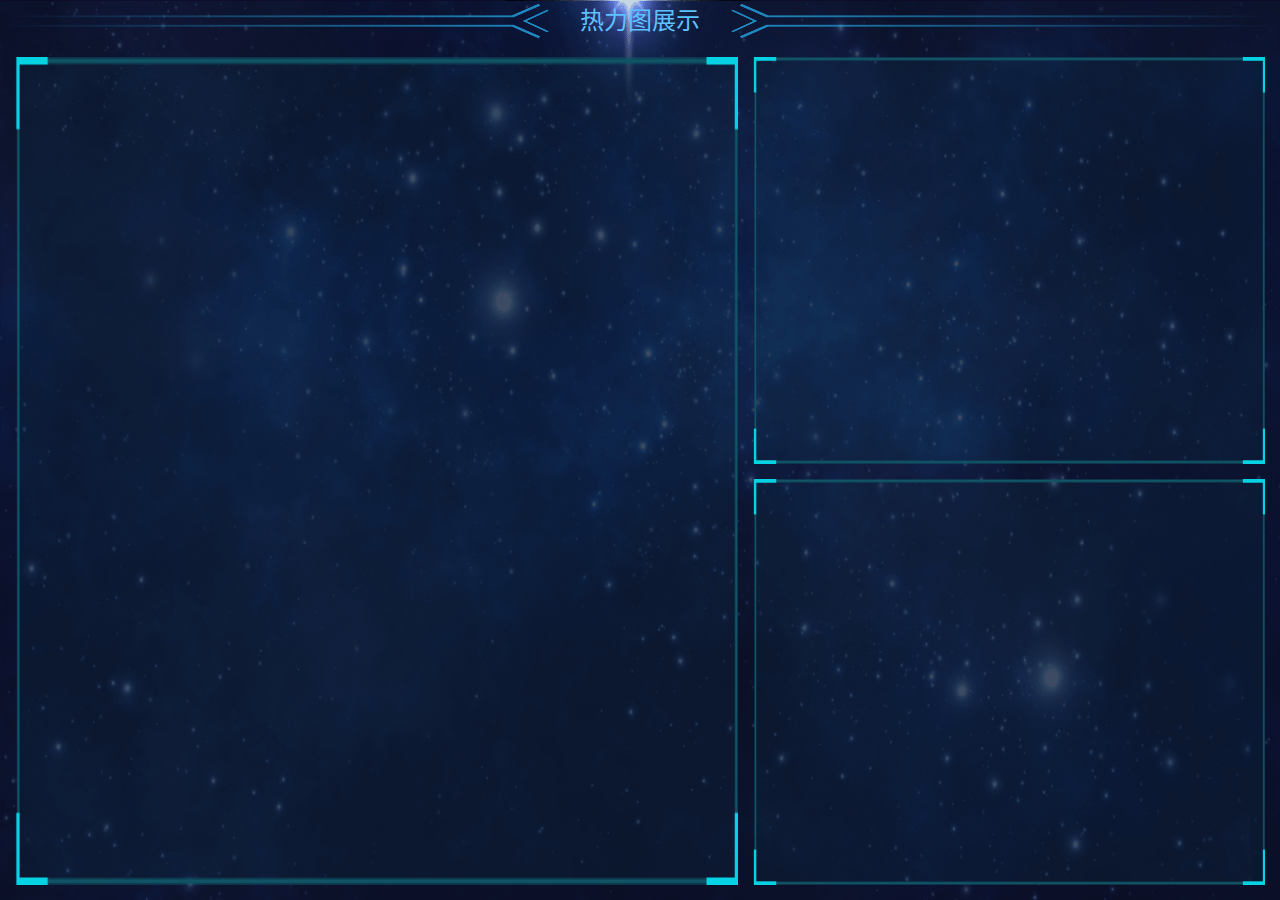
<file: case03/index.html>
<!DOCTYPE html>

<html lang="zh-CN">
	<head>
		<meta charset="utf-8" />
	    <meta name="viewport" content="width=device-width,initial-scale=1,minimum-scale=1,maximum-scale=1,user-scalable=no" />
	    <meta http-equiv="X-UA-Compatible" content="IE=edge, chrome=1" />
		<title>热力图展示</title>
		<link rel="stylesheet" href="css/bootstrap.min.css" />
		<link rel="stylesheet" href="css/app.css" />
	</head>
	
	<body class="bg02">
		<header class="header">
			<h3>热力图展示</h3>
		</header>
		
		<div class="wrapper">
			<div class="container-fluid">
				<div class="row fill-h">
					<div class="col-lg-7 fill-h">
						<div class="xpanel-wrapper xpanel-wrapper-1">
							<div class="xpanel">
								<div class="fill-h" id="bmapChart"></div>
							</div>
						</div>
					</div>
					<div class="col-lg-5 fill-h">
						<div class="xpanel-wrapper xpanel-wrapper-2">
							<div class="xpanel">
								<div class="fill-h" id="heatmapChart"></div>
							</div>
						</div>
						<div class="xpanel-wrapper xpanel-wrapper-2">
							<div class="xpanel">
								<div class="fill-h" id="coordChart"></div>
							</div>
						</div>
					</div>
				</div>
			</div>
		</div>
		
		<script type="text/javascript" src="js/jquery-3.3.1.min.js"></script>
		<script type="text/javascript" src="//api.map.baidu.com/api?v=2.0&ak=nSxiPohfziUaCuONe4ViUP2N"></script>
		<script type="text/javascript" src="js/echarts-3.8.5.min.js"></script>
		<script type="text/javascript" src="js/echarts-bmap.js"></script>
		<script type="text/javascript">
			$(function() {
				/*************** 基于百度地图的热力图 **************/
				//初始化echarts实例
				const bmapChart= echarts.init(document.getElementById("bmapChart"));
				//配置
				const bmapOpt = {
					animation: false,
			        bmap: {
			            center: [120.13066322374, 30.240018034923],
			            zoom: 14,
			            roam: true
			        },
			        visualMap: {
			        	show: false,
			            bottom: 45,
			            calculable: true,
			            seriesIndex: 0,
			            min: 0,
			            max: 5,
			            inRange: {
			                color: ['green', 'yellow', 'red']
			            }
			        },
			        series: [{
			            type: 'heatmap',
			            coordinateSystem: 'bmap', //基于百度地图
			            pointSize: 5,
			            blurSize: 6
			        }]
				};
				bmapChart.setOption(bmapOpt);
				$.getJSON('data/bmap.json').done(function(data) {
					bmapChart.setOption({
						series: [{
							data: data
						}]
					});
					//添加百度地图插件
        			let bmap = bmapChart.getModel().getComponent('bmap').getBMap();
        			bmap.addControl(new BMap.MapTypeControl());
				});
				
				/*************** 笛卡尔坐标系上的热力图 **************/
				//初始化echarts实例
				const coordChart= echarts.init(document.getElementById("coordChart"));
				//数据
				const hours = ['12a', '0a', '1a', '2a', '3a', '4a', '5a', '6a', '7a', '8a', '9a', '10a', '11a', '12p',
					'1p', '2p', '3p', '4p', '5p', '6p', '7p', '8p', '9p', '10p', '11p'];
				const days = ['Sat', 'Fri', 'Thu', 'Wed', 'Tue', 'Mon'];
				//配置
				const coordOpt = {
					tooltip: {
				        position: 'top'
				   },
				    grid: {
				        top: 0,
				        bottom: 25,
				        left: 100,
				        right: 10,
				    },
				    xAxis: {
				        type: 'category',
				        data: hours,
				        splitArea: {
				            show: true
				        }
				    },
				    yAxis: {
				        type: 'category',
				        data: days,
				        splitArea: {
				            show: true
				        }
				    },
				    axisLabel: {
				    	color: '#fff'
				    },
				    visualMap: {
				        min: 0,
				        max: 10,
				        calculable: true,
				        left: 'left',
				        bottom: 20,
				        itemWidth: 10,
				        itemHeight: 80,
				        textStyle: {
				        	color: '#fff'
				        }
				    },
				    series: [{
				        name: 'Coord Heatmap',
				        type: 'heatmap',
				        label: {
				            normal: {
				                show: true
				            }
				        },
				        itemStyle: {
				            emphasis: {
				                shadowBlur: 10,
				                shadowColor: 'rgba(0, 0, 0, 0.5)'
				            }
				        }
				    }] 
				};
				//渲染图表
				coordChart.setOption(coordOpt)
				$.getJSON('data/coord.json').done(function(data) {
					let coordData = data.map(function(item) {
						return [item[1], item[0], item[2] || '-'];
					});
					coordChart.setOption({
						series: [{
							name: 'Coord Heatmap',
							data: coordData
						}]
					});
				});
				
				/******************* 热力图 **********************/
				//初始化echarts实例
				const heatmapChart = echarts.init(document.getElementById("heatmapChart"));
				//heatmapChart.showLoading();
				//数据
				const heatmapXData = [];
				const heatmapYData = [];
				for(let i=0;i<=200;i++) {
					heatmapXData.push(i);
					if(i<100) {
						heatmapYData.push(i);
					}
				}
				//配置
				const heatmapOpt = {
					tooltip: {},
				    grid: {
				    	top: 10,
				    	bottom: 25,
				    	left: 150,
				        right: 10,
				        backgroundColor: '#f00'
				    },
				    xAxis: {
				        type: 'category',
				        data: heatmapXData
				    },
				    yAxis: {
				        type: 'category',
				        data: heatmapYData
				    },
				    axisLabel: {
			        	color: '#fff'
			        },
				    visualMap: {
				        type: 'piecewise', //分段型
				        top: 0,
				        left: 0,
				        calculable: true,
				        realtime: false, //拖拽时，是否实时更新
				        min: 0,
				        max: 1,
				        splitNumber: 8,
				        textStyle: {
				        	color: '#fff'
				        },
				        inRange: {
				            color: ['#313695', '#4575b4', '#74add1', '#abd9e9', '#e0f3f8', '#ffffbf', '#fee090', '#fdae61', '#f46d43', '#d73027', '#a50026']
				        }
				    },
				    series: [{
				        name: 'Heatmap',
				        type: 'heatmap',
				        progressive: 1000,
				        animation: false,
				        itemStyle: {
				            emphasis: {
				                borderColor: '#333',
				                borderWidth: 1
				            }
				        }
				    }]
				};
				//渲染图表
				heatmapChart.setOption(heatmapOpt);
				$.getJSON('data/heatmap.json').done(function(data) {
					//heatmapChart.hideLoading();
					heatmapChart.setOption({
						series: [{
							name: 'Heatmap',
							data: data
						}]
					});
				});
				
				/********** 窗口大小改变时，重置报表大小 ********************/
				window.onresize = function() {
					bmapChart.resize();
					heatmapChart.resize();
					coordChart.resize();
				};
			});
		</script>
	</body>
</html>
</file>
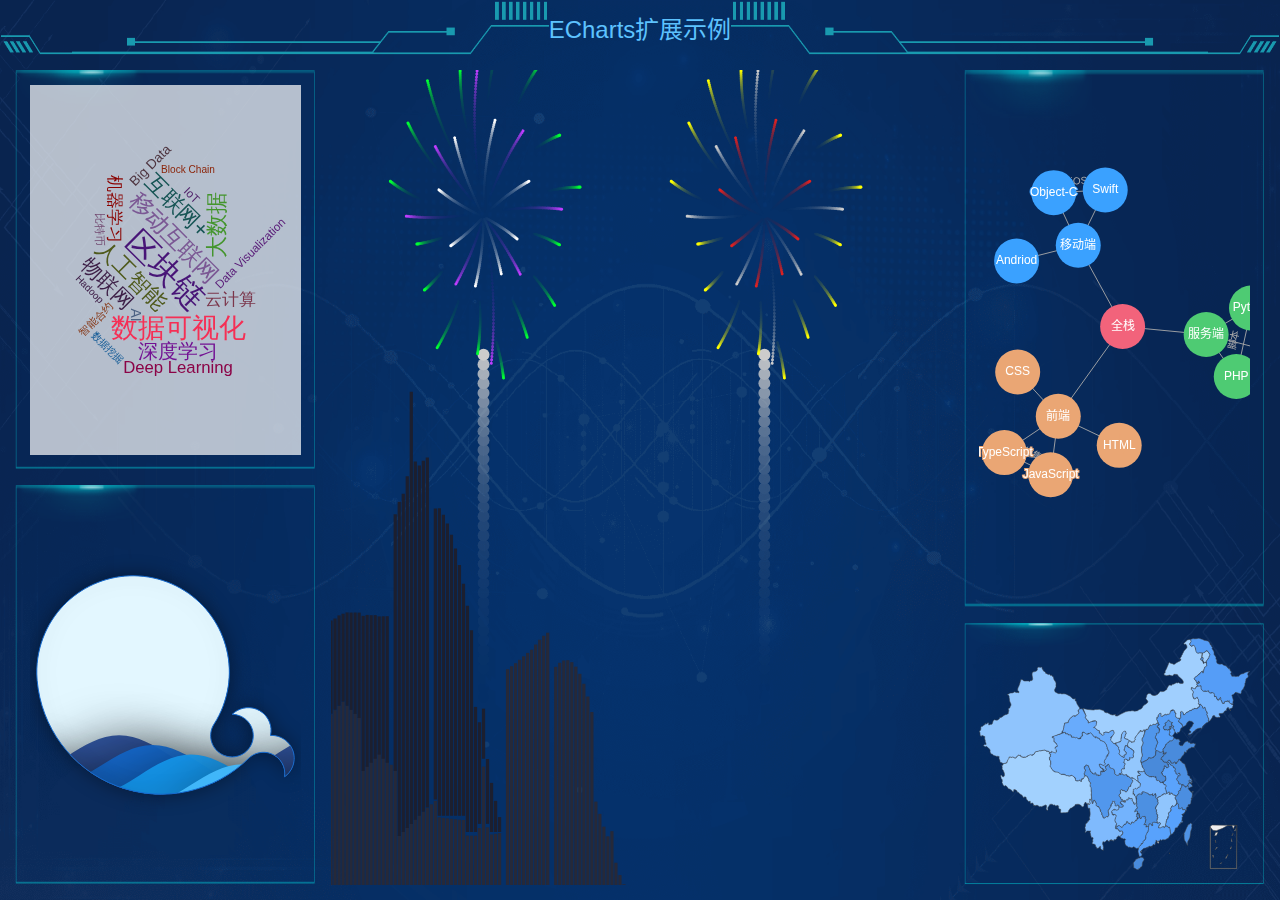
<file: case04/index.html>
<!DOCTYPE html>

<html lang="zh-CN">
	<head>
		<meta charset="utf-8" />
	    <meta name="viewport" content="width=device-width,initial-scale=1,minimum-scale=1,maximum-scale=1,user-scalable=no" />
	    <meta http-equiv="X-UA-Compatible" content="IE=edge, chrome=1" />
		<title>ECharts扩展示例</title>
		<link rel="stylesheet" href="css/bootstrap.min.css" />
		<link rel="stylesheet" href="css/app.css" />
	</head>
	
	<body class="bg06">
		<header class="header">
			<h3>ECharts扩展示例</h3>
		</header>
		
		<div class="wrapper">
			<div class="container-fluid">
				<div class="row fill-h">
					<div class="col-lg-3 fill-h">
						<div class="xpanel-wrapper xpanel-wrapper-1-2">
							<div class="xpanel">
								<div class="fill-h" id="wordChart"></div>
							</div>
						</div>
						<div class="xpanel-wrapper xpanel-wrapper-1-2">
							<div class="xpanel">
								<div class="fill-h" id="ballChart"></div>
							</div>
						</div>
					</div>
					<div class="col-lg-6 fill-h">
						<div class="xpanel-wrapper xpanel-wrapper-1">
							<div class="xpanel no-padding no-bg">
								<div class="fill-h" id="fireworksChart"></div>
							</div>
						</div>
					</div>
					<div class="col-lg-3 fill-h">
						<div class="xpanel-wrapper xpanel-wrapper-2-3">
							<div class="xpanel">
								<div class="fill-h" id="relationChart"></div>
							</div>
						</div>
						<div class="xpanel-wrapper xpanel-wrapper-1-3">
							<div class="xpanel">
								<div class="fill-h" id="mapChart"></div>
							</div>
						</div>
					</div>
				</div>
			</div>
		</div>
		
		<script type="text/javascript" src="js/jquery-3.3.1.min.js"></script>
		<script type="text/javascript" src="js/echarts-3.8.5.min.js"></script>
		<script type="text/javascript" src="js/echarts-wordcloud.min.js"></script>
		<script type="text/javascript" src="js/echarts-liquidfill.min.js"></script>
		<script type="text/javascript" src="js/echarts-map-china.js"></script>
		<script type="text/javascript">
			$(function() {
				/*************** 中国地图 **************/
				//初始化echarts实例
				const mapChart = echarts.init(document.getElementById("mapChart"));
				(function() {
					let data = [
						{"name": "辽宁", "value": 77},
						{"name": "吉林", "value": 42},
						{"name": "黑龙江", "value": 72},
						{"name": "四川", "value": 81},
						{"name": "湖北", "value": 47},
						{"name": "福建", "value": 67},
						{"name": "深圳", "value": 82},
						{"name": "广东", "value": 66},
						{"name": "重庆", "value": 24},
						{"name": "湖南", "value": 92},
						{"name": "上海", "value": 95},
						{"name": "江苏", "value": 91},
						{"name": "浙江", "value": 94},
						{"name": "安徽", "value": 64},
						{"name": "北京", "value": 91},
						{"name": "天津", "value": 65},
						{"name": "山东", "value": 98},
						{"name": "山西", "value": 83},
						{"name": "河南", "value": 100},
						{"name": "河北", "value": 70},
						{"name": "内蒙古", "value": 11},
						{"name": "江西", "value": 23},
						{"name": "贵州", "value": 45},
						{"name": "云南", "value": 36},
						{"name": "西藏", "value": 9},
						{"name": "陕西", "value": 21},
						{"name": "甘肃", "value": 54},
						{"name": "青海", "value": 48},
						{"name": "宁夏", "value": 36},
						{"name": "新疆", "value": 24},
						{"name": "广西", "value": 68},
						{"name": "海南", "value": 99},
						{"name": "台湾", "value": 88}
					];
					
					let opt = {
						visualMap: {
					        show: false,
					        orient: 'horizontal',
					        left: 'left',
					        top: 'top',
					        itemWidth: 5,
					        calculable: true,
					        seriesIndex: [0],
					        inRange: {
					            color: ['#aed8fe', '#57a1fc', '#3a73b8', '#2B32B2']
					        }
					    },
						geo: {
							map: 'china',
					        roam: false, //开启鼠标缩放和漫游
					        zoom: 1, //地图缩放级别
							selectedMode: false, //选中模式：single | multiple
							left: 0,
							right: 0,
							top: 0,
							bottom: 0,
							layoutCenter: ['50%', '50%'], //设置后left/right/top/bottom等属性无效
							//layoutSize: '100%', //保持地图宽高比
					        label: {
					            emphasis: {
					                show: true,
					                textStyle: {
					                	fontSize: 10,
					                	color: '#fff'
					                }
					            }
					        }
						},
						series: [{
							type: 'map',
							geoIndex: 0,
							data: data
						}]
					};
					mapChart.setOption(opt);
				})();
				
				/*************** 烟花秀 **************/
				//初始化echarts实例
				const fireworksChart = echarts.init(document.getElementById("fireworksChart"));
				(function() {
					let r = function(max) {
		                let m = max || 10;
		                return Math.floor(Math.random() * m);
		            };
		
		            let moonAndStars = {
		                type: 'graph',
		                data: (function() {
		                    let moonPosition = {
		                        x: 190,
		                        y: 0.5
		                    }
		                    let moon = [{
		                        symbolSize: 70,
		                        x: moonPosition.x,
		                        y: moonPosition.y
		                    }, {
		                        symbolSize: 60,
		                        x: moonPosition.x - 1.5,
		                        y: moonPosition.y - 1.5,
		                        itemStyle: {
		                            normal: {
		                                color: 'rgb(51, 51, 51)'
		                            }
		                        }
		                    }, {
		                        symbolSize: 0,
		                        x: 0,
		                        y: 0
		                    }, {
		                        symbolSize: 0,
		                        x: 200,
		                        y: 100
		                    }];
		                    let num = 100;
		                    let stars = [];
		                    for (let i = 0; i < num; i++) {
		                        stars.push({
		                            symbolSize: r(3),
		                            x: r(200),
		                            y: r(50)
		                        })
		                    }
		                    return moon.concat(stars);
		                })(),
		                itemStyle: {
		                    normal: {
		                        color: '#ccc'
		                    }
		                },
		                silent: true,
		                z: -1
		            };
		
		            let roofs = [
		                /*三角形*/
		                [1, 2, 3, 4, 5, 4, 3, 2, 1],
		                /*凸*/
		                [2, 2, 2, 4, 4, 4, 2, 2, 2],
		                [2, 2, 2, 4, 20, 4, 2, 2, 2],
		                [10, 9, 8, 7, 6, 5, 4, 3, 2, 1],
		                [6, 6, 6, 6, 6, 5, 4, 3, 2, 1],
		                [0.3, 1, 1.6, 2.5, 3, 3.5, 3.6, 3.7, 3.7, 3.6, 3.5, 3, 2.5, 1.6, 1, 0.3],
		                [6, 6, 6, 6, 6, 2, 2, 2],
		                [6, 5.5, 5, 4.5, 4, 3.5, 3, 2.5, 2, 1.5],
		                [1, 1, 1, 1, 1, 1.5, 2, 2.5, 3, 3.5, 4],
		                [1, 1, 1, 1, 1, 1, 1],
		                [4, 4, 4, 2, 2, 2, 4, 4, 4]
		
		            ];
		            let build = function(height) {
		                let arr = [100];
		                let l = 14;
		                let h = height || 50;
		                let addFloor = function(arr, l) {
		                    let a = [];
		                    for (let i = 0; i < arr.length; i++) {
		                        a.push(arr[i] + l);
		                    }
		                    return a;
		                };
		                for (let i = 0; i < l; i++) {
		                    let newRoof = addFloor(roofs[r(11)], r(h));
		                    if (Math.random() < .5) {
		                        newRoof.reverse()
		                    }
		                    arr = arr.concat(newRoof);
		                    if (Math.random() < .5) {
		                        arr.push(0)
		                    }
		                }
		                return arr;
		            };
		            let building = build();
		            let building2 = (function() {
		                let b = build(100);
		                for(let i = 0; i < b.length; i++) {
		                    if(b[i] > building[i]) {
		                        b[i] = b[i] - building[i];
		                    }
		                }
		                return b;
		            })()
		
		            option = {
		                title: {
		                    text: '',
		                    top: 20,
		                    left: 'center',
		                    textStyle: {
		                        fontSize: 20,
		                        color: '#fff',
		                        fontWeight: 'bold'
		                    }
		                },
		                stack: true,
		                grid: {
		                    bottom: 0,
		                    top: 0,
		                    left: -10,
		                    right: -10
		                },
		                xAxis: {
		                    data: [],
		                    silent: true,
		                    splitLine: {
		                        show: false
		                    },
		                    axisLine: {
		                        show: false
		                    }
		                },
		                yAxis: {
		                    silent: true,
		                    splitLine: {
		                        show: false
		                    },
		                    axisLine: {
		                        show: false
		                    },
		                    axisTick: {
		                        show: false
		                    },
		                    axisLabel: {
		                        show: false
		                    }
		                },
		                series: [{
		                    type: 'bar',
		                    data: building,
		                    itemStyle: {
		                        normal: {
		                            color: 'rgb(38, 41, 57)'
		                        }
		                    },
		                    animationDelay: function(idx) {
		                        return idx * 10;
		                    }
		                }, {
		                    type: 'bar',
		                    data: building2,
		                    itemStyle: {
		                        normal: {
		                            color: 'rgb(28, 31, 47)'
		                        }
		                    },
		                    animationDelay: function(idx) {
		                        return idx * 10 + 300;
		                    }
		                }, {
		                    coordinateSystem: 'cartesian2d',
		                    type: 'lines',
		                    zlevel: 2,
		                    symbolSize: 3,
		                    effect: {
		                        show: true,
		                        period: 1,
		                        trailLength: 0.01,
		                        symbolSize: 5,
		                        symbol: 'pin',
		                        loop: true
		                    },
		                    lineStyle: {
		                        normal: {
		                            color: '#BF3EFF',
		                            opacity: 0.005,
		                            //curveness: -0.05,
		                            width: 0.01,
		                            //opacity: 0.6,
		                            curveness: 0.1
		                        }
		                    },
		                    data: [{
		                        coords: [ // 竖直向上
		                            [40, 166],
		                            [40, 210]
		                        ]
		                    }, { // 水平向右
		                        coords: [
		                            [41, 165],
		                            [65, 165]
		
		                        ]
		                    }, { // 水平向左
		                        coords: [
		                            [39, 165],
		                            [15, 165]
		                        ]
		                    }, { // 垂直向下
		                        coords: [
		                            [40, 164],
		                            [40, 115]
		                        ]
		                    }, { //第一象限
		                        coords: [
		                            [40, 164],
		                            [55, 192]
		                        ]
		                    }, { //第一象限
		                        coords: [
		                            [40, 164],
		                            [56, 175]
		                        ],
		                        lineStyle: {
		                            normal: {
		                                color: '#FFFFFF'
		                            }
		                        }
		                    }, { //第一象限
		                        coords: [
		                            [40, 164],
		                            [46, 197]
		                        ],
		                        lineStyle: {
		                            normal: {
		                                color: '#FFFFFF'
		                            }
		                        }
		                    }, { //第一象限
		                        coords: [
		                            [41, 190],
		                            [47, 215]
		                        ],
		                        lineStyle: {
		                            normal: {
		                                color: '#00FF33'
		                            }
		                        }
		                    }, { //第一象限
		                        coords: [
		                            [48, 190],
		                            [57, 205]
		                        ],
		                        lineStyle: {
		                            normal: {
		                                color: '#00FF33'
		                            }
		                        }
		                    }, { //第一象限
		                        coords: [
		                            [52, 180],
		                            [62, 185]
		                        ],
		                        lineStyle: {
		                            normal: {
		                                color: '#00FF33'
		                            }
		                        }
		                    }, { //第一象限
		                        coords: [
		                            [55, 170],
		                            [68, 171]
		                        ],
		                        lineStyle: {
		                            normal: {
		                                color: '#00FF33'
		                            }
		                        }
		                    }, { //第二象限
		                        coords: [
		                            [39, 166],
		                            [24, 190]
		                        ]
		                    }, { //第二象限
		                        coords: [
		                            [40, 164],
		                            [24, 175]
		                        ],
		                        lineStyle: {
		                            normal: {
		                                color: '#FFFFFF'
		                            }
		                        }
		                    }, { //第二象限
		                        coords: [
		                            [40, 164],
		                            [31, 195]
		                        ],
		                        lineStyle: {
		                            normal: {
		                                color: '#FFFFFF'
		                            }
		                        }
		                    }, { //第二象限
		                        coords: [
		                            [25, 168],
		                            [13, 176]
		                        ],
		                        lineStyle: {
		                            normal: {
		                                color: '#00FF33'
		                            }
		                        }
		                    }, { //第二象限
		                        coords: [
		                            [29, 175],
		                            [18, 195]
		                        ],
		                        lineStyle: {
		                            normal: {
		                                color: '#00FF33'
		                            }
		                        }
		                    }, { //第二象限
		                        coords: [
		                            [33, 179],
		                            [24, 210]
		                        ],
		                        lineStyle: {
		                            normal: {
		                                color: '#00FF33'
		                            }
		                        }
		                    }, { //第二象限
		                        coords: [
		                            [36, 185],
		                            [35, 210]
		                        ],
		                        lineStyle: {
		                            normal: {
		                                color: '#00FF33'
		                            }
		                        }
		                    }, { //第三象限
		                        coords: [
		                            [40, 164],
		                            [26, 137]
		                        ]
		                    }, { //第三象限
		                        coords: [
		                            [40, 164],
		                            [34, 135]
		                        ],
		                        lineStyle: {
		                            normal: {
		                                color: '#FFFFFF'
		                            }
		                        }
		                    }, { //第三象限
		                        coords: [
		                            [40, 164],
		                            [25, 153]
		                        ],
		                        lineStyle: {
		                            normal: {
		                                color: '#FFFFFF'
		                            }
		                        }
		                    }, { //第三象限
		                        coords: [
		                            [39, 144],
		                            [36, 120]
		                        ],
		                        lineStyle: {
		                            normal: {
		                                color: '#00FF33'
		                            }
		                        }
		                    }, { //第三象限
		                        coords: [
		                            [34, 144],
		                            [22, 123]
		                        ],
		                        lineStyle: {
		                            normal: {
		                                color: '#00FF33'
		                            }
		                        }
		                    }, { //第三象限
		                        coords: [
		                            [30, 151],
		                            [21, 143]
		                        ],
		                        lineStyle: {
		                            normal: {
		                                color: '#00FF33'
		                            }
		                        }
		                    }, { //第三象限
		                        coords: [
		                            [30, 159],
		                            [18, 157]
		                        ],
		                        lineStyle: {
		                            normal: {
		                                color: '#00FF33'
		                            }
		                        }
		                    }, { // 第四象限
		                        coords: [
		                            [40, 164],
		                            [55, 135]
		                        ]
		                    }, { // 第四象限
		                        coords: [
		                            [40, 164],
		                            [55, 152]
		                        ],
		                        lineStyle: {
		                            normal: {
		                                color: '#FFFFFF'
		                            }
		                        }
		                    }, { // 第四象限
		                        coords: [
		                            [40, 164],
		                            [46, 135]
		                        ],
		                        lineStyle: {
		                            normal: {
		                                color: '#FFFFFF'
		                            }
		                        }
		                    }, { //第四象限
		                        coords: [
		                            [52, 160],
		                            [65, 153]
		                        ],
		                        lineStyle: {
		                            normal: {
		                                color: '#00FF33'
		                            }
		                        }
		                    }, { //第四象限
		                        coords: [
		                            [52, 150],
		                            [62, 133]
		                        ],
		                        lineStyle: {
		                            normal: {
		                                color: '#00FF33'
		                            }
		                        }
		                    }, { //第四象限
		                        coords: [
		                            [47, 144],
		                            [53, 123]
		                        ],
		                        lineStyle: {
		                            normal: {
		                                color: '#00FF33'
		                            }
		                        }
		                    }, { //第四象限
		                        coords: [
		                            [43, 134],
		                            [45, 113]
		                        ],
		                        lineStyle: {
		                            normal: {
		                                color: '#00FF33'
		                            }
		                        }
		                    }, ],
		                    animationDelay: 1100
		                }, {
		                    coordinateSystem: 'cartesian2d',
		                    type: 'lines',
		                    zlevel: -2,
		                    effect: {
		                        show: true,
		                        period: 1,
		                        trailLength: 0.01,
		                        symbolSize: 12,
		                        symbol: 'circle',
		                        loop: true
		                    },
		                    lineStyle: {
		                        normal: {
		                            color: '#ccc',
		                            opacity: 0,
		                            curveness: 0
		                        }
		                    },
		                    data: [{
		                        coords: [
		                            [40, 25],
		                            [40, 165]
		                        ]
		                    }],
		                    animationDelay: 1100
		                }, {
		                    coordinateSystem: 'cartesian2d',
		                    type: 'lines',
		                    zlevel: -2,
		                    effect: {
		                        show: true,
		                        period: 1,
		                        trailLength: 0.01,
		                        symbolSize: 12,
		                        symbol: 'circle',
		                        loop: true
		                    },
		                    lineStyle: {
		                        normal: {
		                            color: '#ccc',
		                            opacity: 0,
		                            curveness: 0
		                        }
		                    },
		                    data: [{
		                        coords: [
		                            [110, 25],
		                            [110, 165]
		                        ]
		                    }],
		                    animationDelay: 1100
		                }, {
		                    coordinateSystem: 'cartesian2d',
		                    type: 'lines',
		                    zlevel: 2,
		                    symbolSize: 3,
		                    effect: {
		                        show: true,
		                        period: 1,
		                        trailLength: 0.01,
		                        symbolSize: 5,
		                        symbol: 'pin',
		                        loop: true
		                    },
		                    lineStyle: {
		                        normal: {
		                            color: '#ccc',
		                            opacity: 0.02,
		                            //curveness: -0.05,
		                            width: 0.01,
		                            //opacity: 0.6,
		                            curveness: 0.1
		                        }
		                    },
		                    data: [{
		                        coords: [ // 竖直向上
		                            [110, 166],
		                            [110, 210]
		                        ]
		                    }, { // 水平向右
		                        coords: [
		                            [111, 165],
		                            [135, 165]
		
		                        ]
		                    }, { // 水平向左
		                        coords: [
		                            [109, 165],
		                            [85, 165]
		                        ]
		                    }, { // 垂直向下
		                        coords: [
		                            [110, 164],
		                            [110, 115]
		                        ]
		                    }, { //第一象限
		                        coords: [
		                            [110, 164],
		                            [125, 192]
		                        ]
		                    }, { //第一象限
		                        coords: [
		                            [110, 164],
		                            [126, 175]
		                        ],
		                        lineStyle: {
		                            normal: {
		                                color: '#DD2222'
		                            }
		                        }
		                    }, { //第一象限
		                        coords: [
		                            [110, 164],
		                            [116, 197]
		                        ],
		                        lineStyle: {
		                            normal: {
		                                color: '#DD2222'
		                            }
		                        }
		                    }, { //第一象限
		                        coords: [
		                            [111, 190],
		                            [117, 215]
		                        ],
		                        lineStyle: {
		                            normal: {
		                                color: '#FFFF00'
		                            }
		                        }
		                    }, { //第一象限
		                        coords: [
		                            [118, 190],
		                            [127, 205]
		                        ],
		                        lineStyle: {
		                            normal: {
		                                color: '#FFFF00'
		                            }
		                        }
		                    }, { //第一象限
		                        coords: [
		                            [122, 180],
		                            [132, 185]
		                        ],
		                        lineStyle: {
		                            normal: {
		                                color: '#FFFF00'
		                            }
		                        }
		                    }, { //第一象限
		                        coords: [
		                            [125, 170],
		                            [138, 171]
		                        ],
		                        lineStyle: {
		                            normal: {
		                                color: '#FFFF00'
		                            }
		                        }
		                    }, { //第二象限
		                        coords: [
		                            [109, 166],
		                            [94, 190]
		                        ]
		                    }, { //第二象限
		                        coords: [
		                            [110, 164],
		                            [94, 175]
		                        ],
		                        lineStyle: {
		                            normal: {
		                                color: '#DD2222'
		                            }
		                        }
		                    }, { //第二象限
		                        coords: [
		                            [110, 164],
		                            [101, 195]
		                        ],
		                        lineStyle: {
		                            normal: {
		                                color: '#DD2222'
		                            }
		                        }
		                    }, { //第二象限
		                        coords: [
		                            [95, 168],
		                            [83, 176]
		                        ],
		                        lineStyle: {
		                            normal: {
		                                color: '#FFFF00'
		                            }
		                        }
		                    }, { //第二象限
		                        coords: [
		                            [99, 175],
		                            [88, 195]
		                        ],
		                        lineStyle: {
		                            normal: {
		                                color: '#FFFF00'
		                            }
		                        }
		                    }, { //第二象限
		                        coords: [
		                            [103, 179],
		                            [94, 210]
		                        ],
		                        lineStyle: {
		                            normal: {
		                                color: '#FFFF00'
		                            }
		                        }
		                    }, { //第二象限
		                        coords: [
		                            [106, 185],
		                            [105, 210]
		                        ],
		                        lineStyle: {
		                            normal: {
		                                color: '#FFFF00'
		                            }
		                        }
		                    }, { //第三象限
		                        coords: [
		                            [110, 164],
		                            [96, 137]
		                        ]
		                    }, { //第三象限
		                        coords: [
		                            [110, 164],
		                            [104, 135]
		                        ],
		                        lineStyle: {
		                            normal: {
		                                color: '#DD2222'
		                            }
		                        }
		                    }, { //第三象限
		                        coords: [
		                            [110, 164],
		                            [95, 153]
		                        ],
		                        lineStyle: {
		                            normal: {
		                                color: '#DD2222'
		                            }
		                        }
		                    }, { //第三象限
		                        coords: [
		                            [109, 144],
		                            [106, 120]
		                        ],
		                        lineStyle: {
		                            normal: {
		                                color: '#FFFF00'
		                            }
		                        }
		                    }, { //第三象限
		                        coords: [
		                            [104, 144],
		                            [92, 123]
		                        ],
		                        lineStyle: {
		                            normal: {
		                                color: '#FFFF00'
		                            }
		                        }
		                    }, { //第三象限
		                        coords: [
		                            [100, 151],
		                            [91, 143]
		                        ],
		                        lineStyle: {
		                            normal: {
		                                color: '#FFFF00'
		                            }
		                        }
		                    }, { //第三象限
		                        coords: [
		                            [100, 159],
		                            [88, 157]
		                        ],
		                        lineStyle: {
		                            normal: {
		                                color: '#FFFF00'
		                            }
		                        }
		                    }, { // 第四象限
		                        coords: [
		                            [110, 164],
		                            [125, 135]
		                        ]
		                    }, { // 第四象限
		                        coords: [
		                            [110, 164],
		                            [125, 152]
		                        ],
		                        lineStyle: {
		                            normal: {
		                                color: '#DD2222'
		                            }
		                        }
		                    }, { // 第四象限
		                        coords: [
		                            [110, 164], // 红色象限位置错乱 由 [555, 164] 改为[110, 164]
		                            [116, 135]
		                        ],
		                        lineStyle: {
		                            normal: {
		                                color: '#DD2222'
		                            }
		                        }
		                    }, { //第四象限
		                        coords: [
		                            [122, 160],
		                            [135, 153]
		                        ],
		                        lineStyle: {
		                            normal: {
		                                color: '#FFFF00'
		                            }
		                        }
		                    }, { //第四象限
		                        coords: [
		                            [122, 150],
		                            [132, 133]
		                        ],
		                        lineStyle: {
		                            normal: {
		                                color: '#FFFF00'
		                            }
		                        }
		                    }, { //第四象限
		                        coords: [
		                            [117, 144],
		                            [123, 123]
		                        ],
		                        lineStyle: {
		                            normal: {
		                                color: '#FFFF00'
		                            }
		                        }
		                    }, { //第四象限
		                        coords: [
		                            [113, 134],
		                            [115, 113]
		                        ],
		                        lineStyle: {
		                            normal: {
		                                color: '#FFFF00'
		                            }
		                        }
		                    }, ],
		                    animationDelay: 1100
		                }],
		                animationEasing: 'elasticOut',
		                animationDelayUpdate: function(idx) {
		                    return idx * 5;
		                }
		            };
		            
		            fireworksChart.setOption(option);
				})();
				
				/*************** 关系图 **************/
				//初始化echarts实例
				const relationChart = echarts.init(document.getElementById("relationChart"));
				const relationOpt = {
				    animationDurationUpdate: 1500,
				    animationEasingUpdate: 'quinticInOut',
				    label: {
				        normal: {
				            show: true,
				            textStyle: {
				                fontSize: 12
				            }
				        }
				    },
				    series: [{
			            type: 'graph',
			            symbolSize: 45,
			            focusNodeAdjacency: true,
			            roam: true,
			            layout: 'force',
			            force: {
			                repulsion: 320 //斥力因子，值越大，斥力越大
			            },
			            label: {
			                normal: {
			                    show: true,
			                    textStyle: {
			                        fontSize: 12
			                    },
			                }
			            },
			            edgeSymbolSize: [4, 50],
			            edgeLabel: {
			                normal: {
			                    show: true,
			                    textStyle: {
			                        fontSize: 10
			                    },
			                    formatter: "{c}"
			                }
			            },
			            categories: [{
			            	name: '全栈',
			            	itemStyle: {
			            		normal: {
			            			color: '#f2637b'
			            		}
			            	}
			            }, {
			                name: '前端',
			                itemStyle: {
			                    normal: {
			                        color: "#eaa674",
			                    }
			                }
			            }, {
			                name: '移动端',
			                itemStyle: {
			                    normal: {
			                        color: "#3aa1ff",
			                    }
			                }
			            }, {
			                name: '服务端',
			                itemStyle: {
			                    normal: {
			                        color: "#4ecb73",
			                    }
			                }
			            }],
			            data: [{
			            	name: '全栈',
			            	category: 0,
			            	draggable: true
			            }, {
			            	name: '前端',
			            	category: 1,
			            	draggable: true
			            }, {
			            	name: '移动端',
			            	category: 2,
			            	draggable: true
			            }, {
			            	name: '服务端',
			            	category: 3,
			            	draggable: true
			            }, {
			                name: 'HTML',
			                category: 1,
			                draggable: true,
			            }, {
			                name: 'CSS',
			                category: 1,
			                draggable: true,
			            }, {
			                name: 'JavaScript',
			                category: 1,
			                draggable: true,
			            }, {
			                name: 'TypeScript',
			                category: 1,
			                draggable: true,
			            }, {
			                name: 'Java',
			                category: 3,
			                draggable: true,
			            }, {
			                name: 'PHP',
			                category: 3,
			                draggable: true,
			            }, {
			                name: 'Python',
			                category: 3,
			                draggable: true,
			            }, {
			                name: 'Andriod',
			                category: 2,
			                draggable: true,
			            }, {
			                name: 'Object-C',
			                category: 2,
			                draggable: true,
			            }, {
			                name: 'Swift',
			                category: 2,
			                draggable: true,
			            }],
			            links: [{
			            	source: 0,
			                target: 1,
			                value: ''
			            }, {
			            	source: 0,
			                target: 2,
			                value: ''
			            }, {
			            	source: 0,
			                target: 3,
			                value: ''
			            }, {
			                source: 1,
			                target: 4,
			                value: ''
			            }, {
			            	source: 1,
			                target: 5,
			                value: ''
			            }, {
			            	source: 1,
			                target: 6,
			                value: ''
			            }, {
			            	source: 1,
			                target: 7,
			                value: ''
			            }, {
			                source: 6,
			                target: 7,
			                value: '超集'
			            }, {
			            	source: 3,
			                target: 8,
			                value: ''
			            }, {
			            	source: 3,
			                target: 9,
			                value: ''
			            }, {
			            	source: 3,
			                target: 10,
			                value: ''
			            }, {
			            	source: 9,
			                target: 10,
			                value: '脚本'
			            }, {
			            	source: 2,
			                target: 11,
			                value: ''
			            }, {
			            	source: 2,
			                target: 12,
			                value: ''
			            }, {
			            	source: 2,
			                target: 13,
			                value: ''
			            }, {
			            	source: 12,
			                target: 13,
			                value: 'iOS'
			            }],
			            lineStyle: {
			                normal: {
			                    opacity: 0.9,
			                    width: 1,
			                    curveness: 0
			                }
			            }
				    }]
				};
				relationChart.setOption(relationOpt);
				
				/*************** 水球 **************/
				//https://github.com/ecomfe/echarts-liquidfill
				//初始化echarts实例
				const ballChart= echarts.init(document.getElementById("ballChart"));
				const ballOpt = {
					series: [{
				        type: 'liquidFill',
				        radius: '95%',
				        label: {
				        	show: false
				        },
				        shape: 'path://M367.855,428.202c-3.674-1.385-7.452-1.966-11.146-1.794c0.659-2.922,0.844-5.85,0.58-8.719 c-0.937-10.407-7.663-19.864-18.063-23.834c-10.697-4.043-22.298-1.168-29.902,6.403c3.015,0.026,6.074,0.594,9.035,1.728 c13.626,5.151,20.465,20.379,15.32,34.004c-1.905,5.02-5.177,9.115-9.22,12.05c-6.951,4.992-16.19,6.536-24.777,3.271 c-13.625-5.137-20.471-20.371-15.32-34.004c0.673-1.768,1.523-3.423,2.526-4.992h-0.014c0,0,0,0,0,0.014 c4.386-6.853,8.145-14.279,11.146-22.187c23.294-61.505-7.689-130.278-69.215-153.579c-61.532-23.293-130.279,7.69-153.579,69.202 c-6.371,16.785-8.679,34.097-7.426,50.901c0.026,0.554,0.079,1.121,0.132,1.688c4.973,57.107,41.767,109.148,98.945,130.793 c58.162,22.008,121.303,6.529,162.839-34.465c7.103-6.893,17.826-9.444,27.679-5.719c11.858,4.491,18.565,16.6,16.719,28.643 c4.438-3.126,8.033-7.564,10.117-13.045C389.751,449.992,382.411,433.709,367.855,428.202z',
				        outline: {
				            show: false
				        },
				        backgroundStyle: {
				            borderColor: '#156ACF',
				            borderWidth: 1,
				            shadowColor: 'rgba(0, 0, 0, 0.4)',
				            shadowBlur: 20
				        },
				        data: [0.6, 0.5, 0.4, 0.3]
				    }]
				};
				ballChart.setOption(ballOpt);
				
				/*************** 词云 **************/
				//https://github.com/ecomfe/echarts-wordcloud
				//初始化echarts实例
				const wordChart= echarts.init(document.getElementById("wordChart"));
				const wordOpt = {
				    series: [{
				        type: 'wordCloud',
				        shape: 'circle', //circle cardioid diamond triangle-forward triangle
				       	left: 0,
				       	right: 0,
				       	top: 0,
				       	right: 0,
				       	width: '100%',
				       	height: '100%',
				        gridSize: 0, //值越大，word间的距离越大，单位像素
				        sizeRange: [10, 32], //word的字体大小区间，单位像素
				        rotationRange: [-90, 90], //word的可旋转角度区间
				        textStyle: {
				            normal: {
				                color: function() {
				                    return 'rgb(' + [
				                        Math.round(Math.random() * 160),
				                        Math.round(Math.random() * 160),
				                        Math.round(Math.random() * 160)
				                    ].join(',') + ')';
				                }
				            },
				            emphasis: {
				                shadowBlur: 2,
				                shadowColor: '#000'
				            }
				        },
				        data: [{
				            name: '数据可视化',
				            value: 3000,
				            textStyle: {
				            	normal: {color: '#f52f55'},
				            	emphasis: {}
				            }
				        }, {
				            name: '大数据',
				            value: 2181
				        }, {
				            name: '云计算',
				            value: 1386
				        }, {
				            name: '物联网',
				            value: 2055
				        }, {
				            name: '移动互联网',
				            value: 2467
				        }, {
				            name: '人工智能',
				            value: 2244
				        }, {
				            name: '深度学习',
				            value: 1898
				        }, {
				            name: '机器学习',
				            value: 1484
				        }, {
				            name: '区块链',
				            value: 3865
				        }, {
				            name: 'AI',
				            value: 897
				        }, {
				            name: 'Big Data',
				            value: 847
				        }, {
				            name: 'Deep Learning',
				            value: 1366
				        }, {
				            name: 'IoT',
				            value: 555
				        }, {
				            name: 'Data Visualization',
				            value: 550
				        }, {
				            name: '互联网+',
				            value: 2222
				        }, {
				            name: '智能合约',
				            value: 366
				        }, {
				            name: '比特币',
				            value: 360
				        }, {
				            name: 'Block Chain',
				            value: 282
				        }, {
				            name: '数据挖掘',
				            value: 273
				        }, {
				            name: 'Hadoop',
				            value: 265
				        }]
				    }],
				    backgroundColor: 'rgba(255, 255, 255, 0.7)'
				};
				wordChart.setOption(wordOpt);
				
				/********** 窗口大小改变时，重置报表大小 ********************/
				window.onresize = function() {
					wordChart.resize();
					ballChart.resize();
					relationChart.resize();
					fireworksChart.resize();
					mapChart.resize();
				};
			});
		</script>
	</body>
</html>
</file>
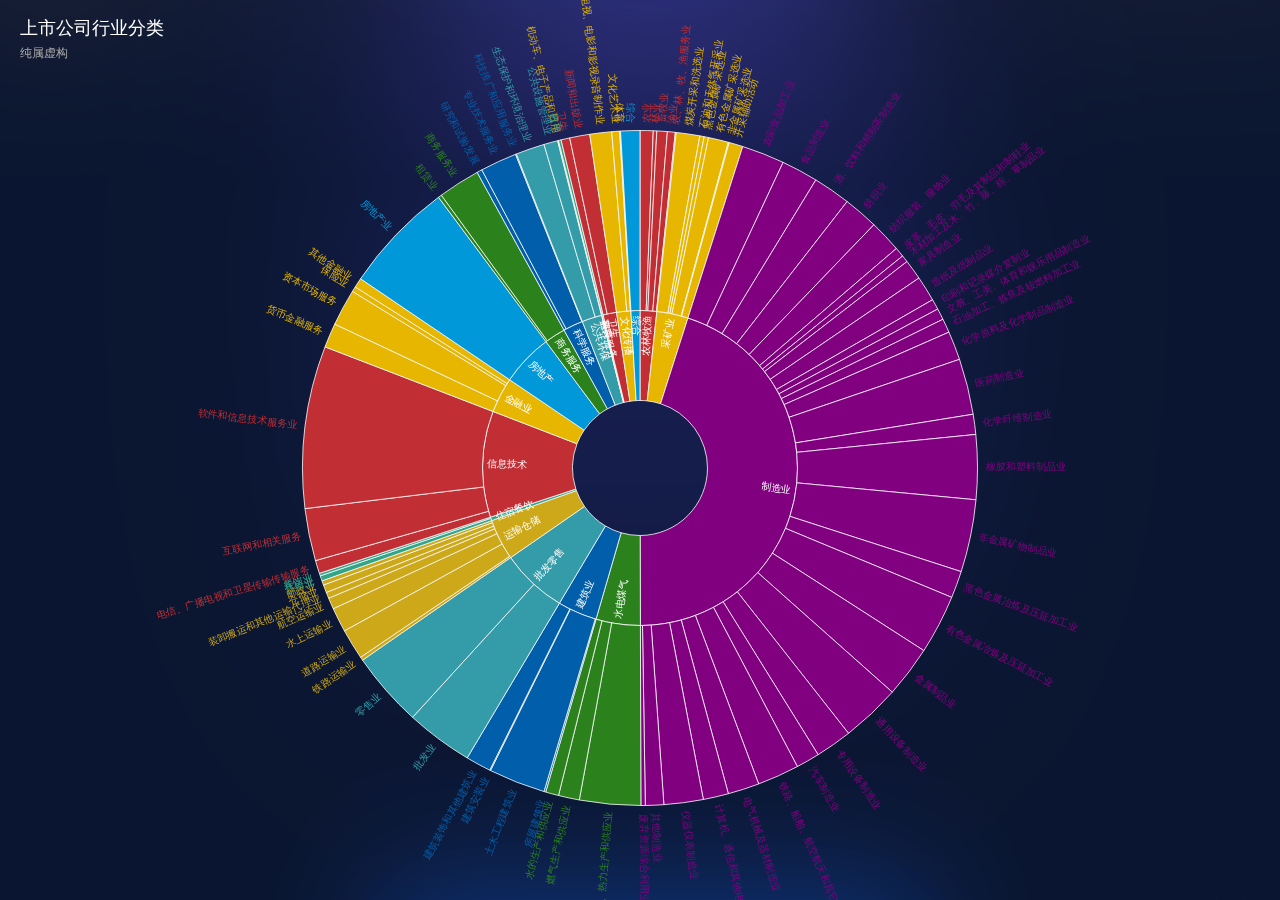
<file: case06/index.html>
<!DOCTYPE html>

<html>
	<head>
		<meta charset="UTF-8" />
		<meta name="viewport" content="width=device-width,initial-scale=1,minimum-scale=1,maximum-scale=1,user-scalable=no" />
		<title>旭日图 - 基于ECharts V4.2</title>
		<link rel="stylesheet" type="text/css" href="css/app.css" />
	</head>
	
	<body>
		<!--<header id="header">
			<h3 class="title">旭日图 - 基于ECharts V4.2</h3>
		</header>-->
		
		<div id="container">
			<div class="chart-div" id="sunChart">
				<div class="chart-loader"><div class="loader"></div></div>
			</div>
		</div>
		
		<script type="text/javascript" src="js/jquery-3.3.1.min.js"></script>
		<script type="text/javascript" src="js/echarts.min.js"></script>
		<script type="text/javascript" src="js/echarts-theme-shine.js"></script>
		<script type="text/javascript">
			$(function() {
				//初始化报表对象并指定其风格
				const sunChart = echarts.init(document.getElementById("sunChart"), 'shine');
				const sunChartOpt = {
					title: {
						text: "上市公司行业分类",
						subtext: "纯属虚构",
						textStyle: {
							color: "#fff"
						},
						subtextStyle: {
							fontSize: 12
						},
						left: 15,
						top: 15
					},
					tooltip: {
						show: true
					},
					series: {
						type: "sunburst",
						radius: [0, "75%"],
						center: ["50%", "52%"],
						sort: null,
						levels: [{}, {
							r0: "15%",
							r: "35%",
							itemStyle: {
								borderWidth: 0.8
							},
							label: {
								align: "right",
								fontSize: 10,
								color: '#fff',
								textBorderWidth: 0
							}
						}, {
							r0: "35%",
							r: "75%",
							itemStyle: {
								borderWidth: 0.8
							},
							label: {
								position: 'outside',
								padding: 3,
								fontSize: 10,
								color: 'auto',
								textBorderWidth: 0
							}
						}]
					}
				};
				sunChart.setOption(sunChartOpt);
				//获取报表数据
				$.ajax({
					url: "data/industry.json",
					dataType: "json"
				}).done(function() {
					$("#sunChart").addClass("chart-done");
				}).done(function(data) {
					//console.log(data);
					//自定义特定数据项的样式风格
					const itemStyle = {color: "#800080"};
					data[2].itemStyle = itemStyle;
					for(let i in data[2].children) {
						data[2].children[i].itemStyle = itemStyle;
					}
					//渲染报表数据
					sunChart.setOption({
						series: {
							data: data
						}
					});
				}).fail(function(jqXHR) {
					console.log("Ajax Fail: ", jqXHR.status, jqXHR.statusText);
				});
			
				//浏览器窗口发生变化时，重置报表大小
				$(window).resize(function() {
					sunChart.resize();
				});
			});
		</script>
	</body>
</html>
</file>
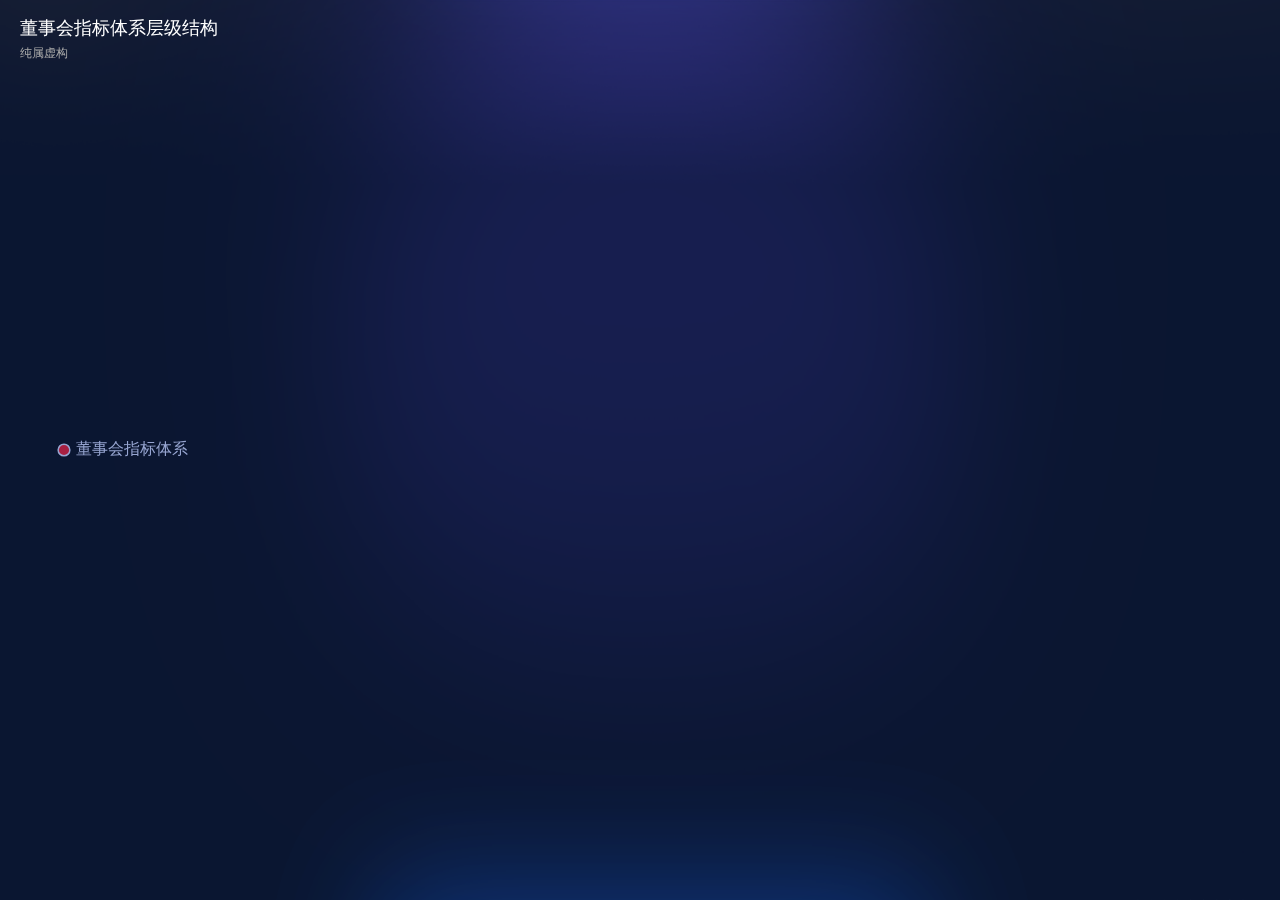
<file: case08/index.html>
<!DOCTYPE html>

<html>
	<head>
		<meta charset="utf-8" />
		<meta name="viewport" content="width=device-width,initial-scale=1,minimum-scale=1,maximum-scale=1,user-scalable=no" />
		<title>树图 - 基于ECharts V4.2</title>
		<link rel="stylesheet" type="text/css" href="css/app.css" />
	</head>
	
	<body>
		<!--<header id="header">
			<h3 class="title">数图 - 基于ECharts V4.2</h3>
		</header>-->
		
		<div id="container">
			<div class="chart-div" id="treeChart">
				<div class="chart-loader"><div class="loader"></div></div>
			</div>
		</div>
		
		<script type="text/javascript" src="js/jquery-3.3.1.min.js"></script>
		<script type="text/javascript" src="js/echarts.min.js"></script>
		<script type="text/javascript" src="js/echarts-theme-shine.js"></script>
		<script type="text/javascript">
			$(function() {
				//初始化报表对象并指定其风格
				const treeChart = echarts.init(document.getElementById("treeChart"), 'shine');
				//虚拟数据
				const treeData1 = {
					name: '董事会结构',
					symbolSize: 10,
					itemStyle: {color: '#d4237a'},
					label: {fontSize: 14},
					children: [
						{
							name: '董事会独立性',
							symbolSize: 8,
							itemStyle: {color: '#d4237a'},
							children: [
								{name: '董事会总人数', itemStyle: {color: '#d4237a'}},
								{name: '行业内董事会规模人数均值', itemStyle: {color: '#d4237a'}},
								{name: '独立董事人数', itemStyle: {color: '#d4237a'}},
								{name: '执行董事人数', itemStyle: {color: '#d4237a'}},
								{name: '董事长是否兼任其他高管', itemStyle: {color: '#d4237a'}},
								{name: '董事长是否来自大股东', itemStyle: {color: '#d4237a'}},
								{name: '兼任经理层的董事人数', itemStyle: {color: '#d4237a'}},
								{name: '是否含有党员董事', itemStyle: {color: '#d4237a'}}
							]
						},
						{
							name: '董事会专业性',
							symbolSize: 8,
							itemStyle: {color: '#d4237a'},
							children: [
								{name: '委员会主任是否独董担任', itemStyle: {color: '#d4237a'}},
								{name: '专业独立董事人数', itemStyle: {color: '#d4237a'}},
								{name: '董事变更时间', itemStyle: {color: '#d4237a'}},
								{name: '战略决策委员会', itemStyle: {color: '#d4237a'}},
								{name: '提名委员会', itemStyle: {color: '#d4237a'}},
								{name: '薪酬委员会', itemStyle: {color: '#d4237a'}},
								{name: '审计委员会', itemStyle: {color: '#d4237a'}}
							]
						}
					]
				};
				const treeData2 = {
					name: '董事会行为',
					symbolSize: 10,
					itemStyle: {color: '#e6b600'},
					label: {fontSize: 14},
					children: [
						{
							name: '专门委员会会议',
							symbolSize: 8,
							itemStyle: {color: '#e6b600'},
							children: [
								{name: '召开次数', itemStyle: {color: '#e6b600'}},
								{name: '独董出席比率', itemStyle: {color: '#e6b600'}},
								{name: '提交董事会议题数', itemStyle: {color: '#e6b600'}},
								{name: '董事会采纳议题数', itemStyle: {color: '#e6b600'}}
							]
						},
						{
							name: '董事会会议',
							symbolSize: 8,
							itemStyle: {color: '#e6b600'},
							children: [
								{name: '召开次数', itemStyle: {color: '#e6b600'}},
								{name: '通讯会议次数', itemStyle: {color: '#e6b600'}},
								{name: '会议议题数', itemStyle: {color: '#e6b600'}},
								{name: '表决反对票数', itemStyle: {color: '#e6b600'}},
								{name: '独董出席比率', itemStyle: {color: '#e6b600'}},
								{name: '独董独立发表反对意见数', itemStyle: {color: '#e6b600'}}
							]
						},
						{
							name: '股东大会',
							symbolSize: 8,
							itemStyle: {color: '#e6b600'},
							children: [
								{name: '股东大会的董事出席率', itemStyle: {color: '#e6b600'}},
								{name: '股东大会是否采用累积投票制', itemStyle: {color: '#e6b600'}},
								{name: '股东大会决议事项投票率', itemStyle: {color: '#e6b600'}},
								{name: '董事会决议事项反对率', itemStyle: {color: '#e6b600'}}
							]
						},
						{
							name: '与党委的关系',
							symbolSize: 8,
							itemStyle: {color: '#e6b600'},
							children: [
								{name: '党建条款是否进入公司章程', itemStyle: {color: '#e6b600'}},
								{name: '党委与董事会成员是否双向进入、交叉任职', itemStyle: {color: '#e6b600'}},
								{name: '决策程序上是否党委会前置', itemStyle: {color: '#e6b600'}},
								{name: '是否披露党委会等党组织参与治理情况', itemStyle: {color: '#e6b600'}}
							]
						}
					]
				};
				const treeData3 = {
					name: '社会责任',
					symbolSize: 10,
					itemStyle: {color: '#005eaa'},
					label: {fontSize: 14},
					children: [
						{
							name: '社会',
							symbolSize: 8,
							itemStyle: {color: '#005eaa'},
							children: [
								{name: '每股社会责任值', itemStyle: {color: '#005eaa'}},
								{name: '纳税总额', itemStyle: {color: '#005eaa'}},
								{name: '就业人数', itemStyle: {color: '#005eaa'}},
								{name: '环保、扶贫和慈善投入', itemStyle: {color: '#005eaa'}}
							]
						},
						{
							name: '股东',
							symbolSize: 8,
							itemStyle: {color: '#005eaa'},
							children: [
								{name: '净资产收益率', itemStyle: {color: '#005eaa'}},
								{name: '市值增值率', itemStyle: {color: '#005eaa'}},
								{name: '股息率', itemStyle: {color: '#005eaa'}}
							]
						},
						{
							name: '员工',
							symbolSize: 8,
							itemStyle: {color: '#005eaa'},
							children: [
								{name: '员工收入增幅', itemStyle: {color: '#005eaa'}},
								{name: '公司人均薪酬', itemStyle: {color: '#005eaa'}},
								{name: '行业平均人均薪酬', itemStyle: {color: '#005eaa'}},
								{name: '是否员工持股', itemStyle: {color: '#005eaa'}}
							]
						},
						{
							name: '客户',
							symbolSize: 8,
							itemStyle: {color: '#005eaa'},
							children: [
								{name: '研发占比', itemStyle: {color: '#005eaa'}},
								{name: '市场份额', itemStyle: {color: '#005eaa'}},
								{name: '毛利率', itemStyle: {color: '#005eaa'}}
							]
						},
						{
							name: '外部评价',
							symbolSize: 8,
							itemStyle: {color: '#005eaa'},
							children: [
								{name: '是否入选上市公司“金圆桌奖”', itemStyle: {color: '#005eaa'}},
								{name: '是否进入明晟指数', itemStyle: {color: '#005eaa'}},
								{name: '是否上证180治理', itemStyle: {color: '#005eaa'}},
								{name: '负面新闻报道转载数', itemStyle: {color: '#005eaa'}}
							]
						}
					]
				};
				const treeData4 = {
					name: '信息披露',
					symbolSize: 10,
					itemStyle: {color: '#339ca8'},
					label: {fontSize: 14},
					children: [
						{
							name: '披露日期',
							symbolSize: 8,
							itemStyle: {color: '#339ca8'},
							children: [
								{name: '年报披露日期距1月1日的天数', itemStyle: {color: '#339ca8'}},
								{name: '半年报披露日期距7月1日的天数', itemStyle: {color: '#339ca8'}},
								{name: '一季报披露日期距4月1日的天数', itemStyle: {color: '#339ca8'}},
								{name: '三季报披露日期距10月1日的天数', itemStyle: {color: '#339ca8'}},
							]
						},
						{
							name: '披露一致性',
							symbolSize: 8,
							itemStyle: {color: '#339ca8'},
							children: [
								{name: '信息披露、定期报告披露后的更正数量', itemStyle: {color: '#339ca8'}},
								{name: '业绩预告与正式公告是否一致', itemStyle: {color: '#339ca8'}}
							]
						},
						{
							name: '内部控制',
							symbolSize: 8,
							itemStyle: {color: '#339ca8'},
							children: [
								{name: '内部控制文件累计数量（个）', itemStyle: {color: '#339ca8'}},
								{name: '是否披露内部控制评价', itemStyle: {color: '#339ca8'}},
								{name: '是否披露内部控制缺陷', itemStyle: {color: '#339ca8'}},
								{name: '是否有效实施内部控制缺陷整改', itemStyle: {color: '#339ca8'}}
							]
						},
						{
							name: '当初审计报告意见',
							itemStyle: {color: '#339ca8'},
							symbolSize: 8,
							children: [
								{name: '标准无保留', itemStyle: {color: '#339ca8'}},
								{name: '拒绝发表意见', itemStyle: {color: '#339ca8'}},
								{name: '否定意见', itemStyle: {color: '#339ca8'}}
							]
						}
					]
				};
				const treeData5 = {
					name: '董事薪酬、激励及约束',
					symbolSize: 10,
					itemStyle: {color: '#7760f6'},
					label: {fontSize: 14},
					children: [
						{
							name: '非独立董事薪酬与激励',
							symbolSize: 8,
							itemStyle: {color: '#7760f6'},
							children: [
								{name: '董事本年薪酬', itemStyle: {color: '#7760f6'}},
								{name: '行业董事平均薪酬', itemStyle: {color: '#7760f6'}},
								{name: '董事持股人数', itemStyle: {color: '#7760f6'}},
								{name: '平均持股比例', itemStyle: {color: '#7760f6'}},
								{name: '董事增持次数', itemStyle: {color: '#7760f6'}},
								{name: '董事减持次数', itemStyle: {color: '#7760f6'}}
							]
						},
						{
							name: '独立董事津贴',
							symbolSize: 8,
							itemStyle: {color: '#7760f6'},
							children: [
								{name: '独立董事本年津贴', itemStyle: {color: '#7760f6'}},
								{name: '行业独立董事平均津贴', itemStyle: {color: '#7760f6'}}
							]
						},
						{
							name: '董事责任',
							symbolSize: 8,
							itemStyle: {color: '#7760f6'},
							children: [
								{name: '董事是否遭批评、谴责、禁入等处罚', itemStyle: {color: '#7760f6'}},
								{name: '诉讼金额', itemStyle: {color: '#7760f6'}},
								{name: '赔偿金额', itemStyle: {color: '#7760f6'}}
							]
						}
					]
				};
				const treeData = {
					name: '董事会指标体系',
					symbolSize: 12,
					label: {fontSize: 16},
					children: [
						treeData1,
						treeData2,
						treeData3,
						treeData4,
						treeData5
					]
				};
				const treeChartOpt = {
					title: {
						text: "董事会指标体系层级结构",
						subtext: "纯属虚构",
						textStyle: {
							color: "#fff"
						},
						subtextStyle: {
							fontSize: 12
						},
						left: 15,
						top: 15
					},
					series: [
					    {
					    	name: '董事会指标体系',
					    	type: 'tree',
					    	left: '5%',
					    	right: '20%',
					    	top: '1%',
							bottom: '1%',
					    	orient: 'LR', //方向
					    	initialTreeDepth: 0, //深度
					    	symbol: 'circle',
					    	itemStyle: {
					    		color: '#ab2042',
					    		borderColor: '#9aa8d4'
					    	},
					    	lineStyle: {
					    		width: 1,
					    		curveness: .9
					    	},
					    	label: {
					    		color: '#9aa8d4',
					    		position: 'bottom'
					    	},
					    	leaves: {
					    		label: {
					    			position: 'right'
					    		}
					    	},
					    	data: [treeData]
					    }
				    ]
				};
				treeChart.setOption(treeChartOpt);
				
				//动态逐层级显示
				let deep = 1;
				let intervalId = window.setInterval(function() {
					treeChart.setOption({
						series: [{
							name: '董事会指标体系',
							initialTreeDepth: deep++
						}]
					});
					if(deep > 3) {
						window.clearInterval(intervalId);
					}
				}, 1000);
			
				//浏览器窗口发生变化时，重置报表大小
				$(window).resize(function() {
					treeChart.resize();
				});
			});
		</script>
	</body>
</html>
</file>
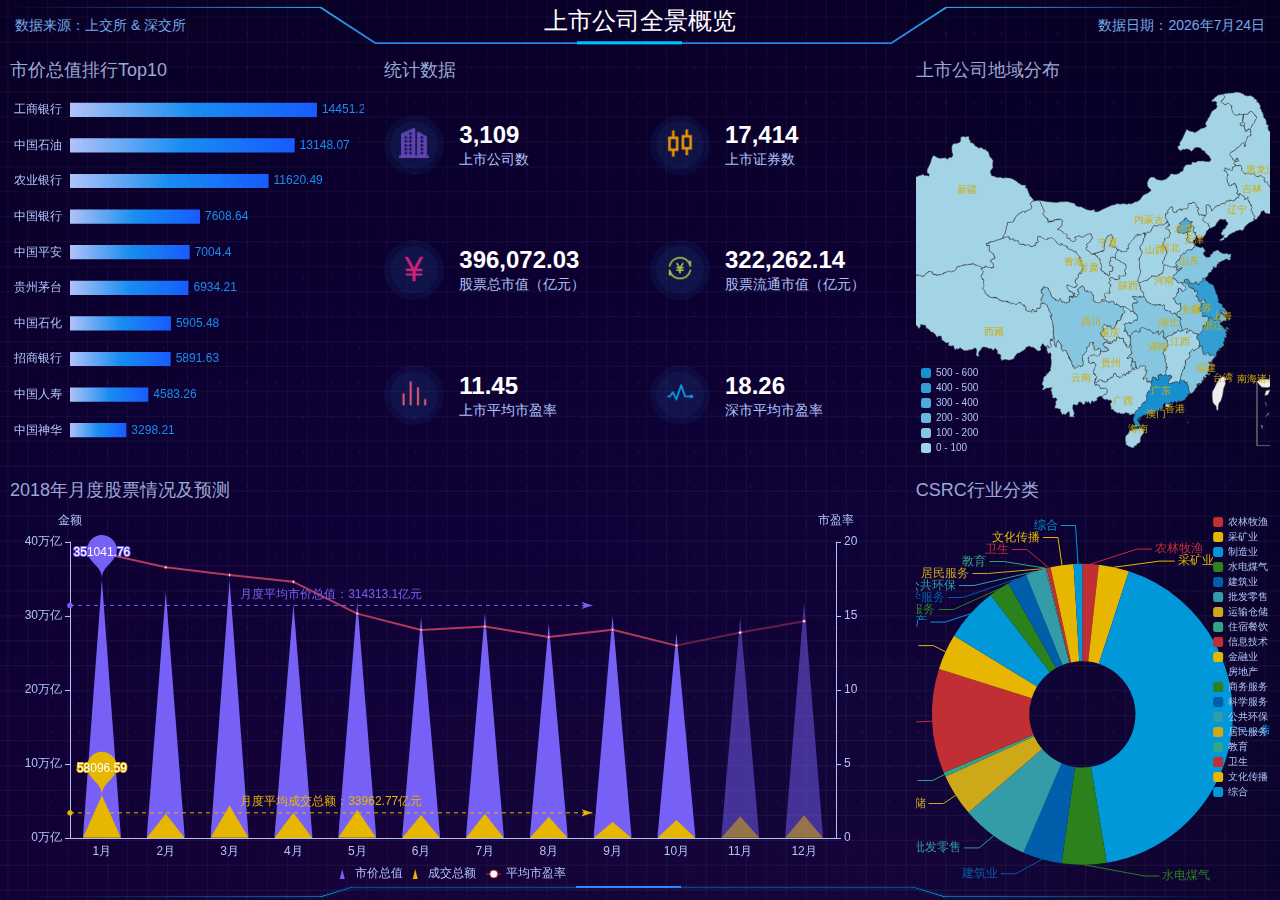
<file: case09/index.html>
<!DOCTYPE html>

<html>
	<head>
		<meta charset="utf-8" />
		<meta name="viewport" content="width=device-width,initial-scale=1,minimum-scale=1,maximum-scale=1,user-scalable=no" />
		<title>上市公司全景概览 - 大屏数据可视化案例</title>
		<link rel="stylesheet" type="text/css" href="css/app.css" />
	</head>
	
	<body>
		<header id="header">
			<h3 class="header-title">上市公司全景概览</h3>
			<div class="header-info header-info-l">数据来源：上交所 &amp; 深交所</div>
			<div class="header-info header-info-r">数据日期：<span id="nowDate"></span></div>
		</header>
		
		<footer id="footer"></footer>
		
		<div id="container">
			<div id="flexCon">
				<div class="flex-row">
					<div class="flex-cell flex-cell-l">
						<div class="chart-wrapper">
							<h3 class="chart-title">市价总值排行Top10</h3>
							<div class="chart-div" id="rankChart">
								<div class="chart-loader"><div class="loader"></div></div>
							</div>
						</div>
					</div>
					<div class="flex-cell flex-cell-c" style="padding-right:0;">
						<div class="chart-wrapper">
							<h3 class="chart-title">统计数据</h3>
							<div class="chart-div chart-done">
								<table class="data-t">
									<tr>
										<th><img src="img/icon-01.png" /></th>
										<td>
											<p><span id="listedCompany">0</span></p>
											<p>上市公司数</p>
										</td>
										<th><img src="img/icon-02.png" /></th>
										<td>
											<p><span id="listedSecurity">0</span></p>
											<p>上市证券数</p>
										</td>
									</tr>
									<tr>
										<th><img src="img/icon-03.png" /></th>
										<td>
											<p><span id="totalMarket">0</span></p>
											<p>股票总市值（亿元）</p>
										</td>
										<th><img src="img/icon-04.png" /></th>
										<td>
											<p><span id="circulationMarket">0</span></p>
											<p>股票流通市值（亿元）</p>
										</td>
									</tr>
									<tr>
										<th><img src="img/icon-05.png" /></th>
										<td>
											<p><span id="shRatio">0</span></p>
											<p>上市平均市盈率</p>
										</td>
										<th><img src="img/icon-06.png" /></th>
										<td>
											<p><span id="szRatio">0</span></p>
											<p>深市平均市盈率</p>
										</td>
									</tr>
								</table>
							</div>
						</div>
					</div>
					<div class="flex-cell flex-cell-r" style="padding-left:0;">
						<div class="chart-wrapper">
							<h3 class="chart-title">上市公司地域分布</h3>
							<div class="chart-div" id="mapChart">
								<div class="chart-loader"><div class="loader"></div></div>
							</div>
						</div>
					</div>
				</div>
				<div class="flex-row">
					<div class="flex-cell flex-cell-lc" style="padding-bottom:0;">
						<div class="chart-wrapper">
							<h3 class="chart-title">2018年月度股票情况及预测</h3>
							<div class="chart-div" id="trendChart">
								<div class="chart-loader"><div class="loader"></div></div>
							</div>
						</div>
					</div>
					<div class="flex-cell flex-cell-r" style="padding-bottom:0;">
						<div class="chart-wrapper">
							<h3 class="chart-title">CSRC行业分类</h3>
							<div class="chart-div" id="csrcChart">
								<div class="chart-loader"><div class="loader"></div></div>
							</div>
						</div>
					</div>
				</div>
			</div>
		</div>
		
		<script type="text/javascript" src="js/jquery-3.3.1.min.js"></script>
		<script type="text/javascript" src="js/countUp.min.js"></script>
		<script type="text/javascript" src="js/echarts.min.js"></script>
		<script type="text/javascript" src="js/echarts-map-china.js"></script>
		<script type="text/javascript" src="js/echarts-theme-shine.js"></script>
		<script type="text/javascript">
			$(function() {
				//获取当天日期
				(function() {
					const now = new Date();
					const year = now.getFullYear();
					const month = now.getMonth()+1;
					const day = now.getDate();
					$("#nowDate").html(year+"年"+month+"月"+day+"日");
				})();
				
				//获取统计数据
				$.ajax({
					url: "data/count-data.json",
					dataType: "json"
				}).done(function(data) {
					//console.log('Data: ', data);
					rollNum("listedCompany", 0, data.listed_companies_total);
					rollNum("listedSecurity", 0, data.listed_securities_total);
					rollNum("totalMarket", 0, data.total_market_value, 2);
					rollNum("circulationMarket", 0, data.circulation_market_value, 2);
					rollNum("shRatio", 0, data.sh_pe_ratio, 2);
					rollNum("szRatio", 0, data.sz_pe_ratio, 2);
				}).fail(function(jqXHR, textStatus) {
					console.log("Ajax Error: ", textStatus);
				});
				
				//获取排行数据
				const rankChart = echarts.init(document.getElementById("rankChart"), "shine");
				const rankChartOpt = {
					tooltip: {
						trigger: "axis",
						axisPointer: {
							type: "shadow"
						},
						formatter: function(params) {
							const param = params[0];
							const marker = '<span style="display:inline-block;margin-right:5px;border-radius:10px;width:10px;height:10px;background-color:#e6b600;"></span>';
							const suffix = '<span style="margin-left:5px;font-size:12px;">亿元</span>';
							return param.name + "<br />" +
								marker + "排名：" + (param.dataIndex+1) + "<br />" +
								marker + "市价总值：" + param.value + suffix;
						}
					},
					grid: {
						top: 10,
						bottom: 10,
						left: 60
					},
					xAxis: {
						show: false,
						type: "value"
					},
					yAxis: {
						type: "category",
						inverse: true,
						axisLine: {show: false},
						axisTick: {show: false},
						axisLabel: {
							fontSize: 12,
							color: "#b0c2f9"
						}
					},
					series: [{
						name: "市价总值排行",
						type: "bar",
						barCategoryGap: "60%",
						label: {
							show: true,
							position: "right",
							fontSize: 12,
							color: "#188df0",
							emphasis: {
								color: "#e6b600"
							}
						},
						itemStyle: {
			                normal: {
			                    color: new echarts.graphic.LinearGradient(
			                        0, 1, 1, 1,
			                        [
			                            {offset: 0, color: '#b0c2f9'},
			                            {offset: 0.5, color: '#188df0'},
			                            {offset: 1, color: '#185bff'}
			                        ]
			                    )
			                },
			                emphasis: {
			                    color: new echarts.graphic.LinearGradient(
			                        0, 1, 1, 1,
			                        [
			                            {offset: 0, color: '#b0c2f9'},
			                            {offset: 0.7, color: '#e6b600'},
			                            {offset: 1, color: '#ceac09'}
			                        ]
			                    )
			                }
			            }
					}]
				};
				rankChart.setOption(rankChartOpt);
				$.ajax({
					url: "data/ranking-list.json",
					dataType: "json"
				}).done(function() {
					$("#rankChart").addClass("chart-done");
				}).done(function(data) {
					//console.log('Data: ', data);
					const xData = [];
					const yData = [];
					for(let i in data) {
						xData.push(data[i].market_capitalization);
						yData.push(data[i].stock_name);
					}
					rankChart.setOption({
						yAxis: {
							data: yData
						},
						series: [{
							name: "市价总值排行",
							data: xData
						}]
					});
				}).fail(function(jqXHR) {
					console.log("Ajax Fail: ", jqXHR.status, jqXHR.statusText);
				});
				
				//获取地域分布数据
				const mapChart = echarts.init(document.getElementById("mapChart"), "shine");
				const mapChartOpt = {
					tooltip: {
						formatter: function(params) {
							const data = params.data;
							return data.name + "<br />上市公司数：" + data.value;
						}
					},
					visualMap: {
						type: "piecewise",
						splitNumber: 6,
						itemWidth: 10,
						itemHeight: 10,
						itemGap: 5,
						textGap: 5,
						textStyle: {
							fontSize: 10,
							color: "#b0c2f9"
						},
						min: 0,
						max: 600,
						calculable: true,
						seriesIndex: [0]
					},
					geo: {
						map: "china",
						roam: true, //开启鼠标缩放和漫游
						zoom: 1, //地图缩放级别
						selectedMode: "single",
						top: 10,
						bottom: 10,
						layoutCenter: ["50%", "50%"],
						//layoutSize: "100%", //保持地图宽高比
						label: {
							show: true,
							fontSize: 10,
							color: "#ceac09"
						}
					},
					series: [{
						name: "地域分布",
						type: "map",
						geoIndex: 0
					}]
				};
				mapChart.setOption(mapChartOpt);
				$.ajax({
					url: "data/region-count.json",
					dataType: "json"
				}).done(function() {
					$("#mapChart").addClass("chart-done");
				}).done(function(data) {
					//console.log('Data: ', data);
					const chartData = [];
					for(let i in data) {
						chartData.push({
							name: data[i].region,
							value: data[i].count
						});
					}
					mapChart.setOption({
						series: [{
							name: "地域分布",
							data: chartData
						}]
					});
				}).fail(function(jqXHR) {
					console.log("Ajax Fail: ", jqXHR.status, jqXHR.statusText);
				});
				
				//获取月度股票情况数据
				const trendChart = echarts.init(document.getElementById("trendChart"), "shine");
				const trendChartOpt = {
					tooltip: {
						trigger: "axis",
						axisPointer: {
							type: "none"
						}
					},
					legend: {
						left: "center",
						bottom: 3,
						itemWidth: 15,
						itemHeight: 10,
						textStyle: {
							fontSize: 12,
							color: "#b0c2f9"
						},
						data: ["市价总值", "成交总额", "平均市盈率"]
					},
					grid: {
						top: 40,
						bottom: 50,
						left: 60,
						right: 60
					},
					xAxis: {
						type: "category",
						axisLine: {
							lineStyle: {color: "#b0c2f9"}
						},
						axisTick: {show: false},
						axisLabel: {
							fontSize: 12,
							color: "#b0c2f9"
						}
					},
					yAxis: [{
						name: "金额",
						type: "value",
						splitNumber: 5,
						axisLine: {
							lineStyle: {color: "#b0c2f9"}
						},
						splitLine: {show: false},
						axisTick: {color: "#b0c2f9"},
						axisLabel: {
							fontSize: 12,
							color: "#b0c2f9",
							formatter: (value, index) => {
								return parseInt(value / 10000) + "万亿";
							}
						}
					}, {
						name: "市盈率",
						type: "value",
						splitNumber: 5,
						maxInterval: 5,
						minInterval: 5,
						interval: 5,
						axisLine: {
							lineStyle: {color: "#b0c2f9"}
						},
						splitLine: {show: false},
						axisTick: {color: "#b0c2f9"},
						axisLabel: {
							fontSize: 12,
							color: "#b0c2f9"
						}
					}],
					visualMap: {
				        show: false,
				        seriesIndex: 2,
				        dimension: 0,
				        pieces: [{
				            lte: 9,
				            color: "rgba(176, 58, 91, 1)"
				        }, {
				            gt: 9,
				            lte: 11,
				            color: "rgba(176, 58, 91, 0.5)"
				        }]
				    },
					series: [{
						name: "市价总值",
						type: "pictorialBar",
						symbol: 'path://d="M150 50 L130 130 L170 130  Z"',
						barCategoryGap: "40%",
						itemStyle: {
							color: function(params) {
								if(params.dataIndex >= 10) {
									return "rgba(119, 96, 246, 0.5)";
								}
								return "rgba(119, 96, 246, 1)";
							}
						},
						markPoint: {
							itemStyle: {
								color: "rgba(119, 96, 246, 1)"
							},
							data: [{
								name: "最大值",
								type: "max"
							}]
						},
						markLine: {
							lineStyle: {
								color: "rgba(119, 96, 246, 1)"
							},
							label: {
								position: "middle",
								formatter: "月度平均市价总值：{c}亿元"
							},
							data: [{
								name: "平均值",
								type: "average"
							}]
						}
					}, {
						name: "成交总额",
						type: "pictorialBar",
						symbol: 'path://d="M150 50 L130 130 L170 130  Z"',
						barCategoryGap: "40%",
						itemStyle: {
							color: function(params) {
								if(params.dataIndex >= 10) {
									return "rgba(230, 182, 0, 0.5)";
								}
								return "rgba(230, 182, 0, 1)";
							}
						},
						markPoint: {
							itemStyle: {
								color: "rgba(230, 182, 0, 1)"
							},
							data: [{
								name: "最大值",
								type: "max"
							}]
						},
						markLine: {
							lineStyle: {
								color: "rgba(230, 182, 0, 1)"
							},
							label: {
								position: "middle",
								formatter: "月度平均成交总额：{c}亿元"
							},
							data: [{
								name: "平均值",
								type: "average"
							}]
						}
					}, {
						name: "平均市盈率",
						type: "line",
						yAxisIndex: 1
					}]
				};
				trendChart.setOption(trendChartOpt);
				$.ajax({
					url: "data/month-count.json",
					dataType: "json"
				}).done(function() {
					$("#trendChart").addClass("chart-done");
				}).done(function(data) {
					//console.log('Data: ', data);
					const xData = [];
					const yData1 = [];
					const yData2 = [];
					const yData3 = [];
					for(let i in data) {
						xData.push(data[i].month);
						yData1.push(data[i].sh_market_capitalization);
						yData2.push(data[i].sh_transaction_amount);
						yData3.push(data[i].sh_pe_ratio);
					}
					trendChart.setOption({
						xAxis: {
							data: xData,
						},
						series: [{
							name: "市价总值",
							data: yData1
						}, {
							name: "成交总额",
							data: yData2
						}, {
							name: "平均市盈率",
							data: yData3
						}]
					});
				}).fail(function(jqXHR) {
					console.log("Ajax Fail: ", jqXHR.status, jqXHR.statusText);
				});
				
				//获取CSRC行业分类数据
				const csrcChart = echarts.init(document.getElementById("csrcChart"), "shine");
				const csrcChartOpt = {
					tooltip: {
						trigger: "item",
						formatter: "{b0}<br />股票数：{c0}<br />占比：{d0}%"
					},
					legend: {
						type: "scroll",
						orient: "vertical",
						padding: 0,
						top: 15,
						right: 0,
						itemGap: 5,
						itemWidth: 10,
						itemHeight: 10,
						textStyle: {
							fontSize: 10,
							color: "#b0c2f9"
						}
					},
					series: [{
						name: "CSRC行业分类",
						type: "pie",
						center: ["47%", "55%"],
						radius: ["30%", "85%"]
					}]
				};
				csrcChart.setOption(csrcChartOpt);
				$.ajax({
					url: "data/csrc-industry.json",
					dataType: "json"
				}).done(function() {
					$("#csrcChart").addClass("chart-done");
				}).done(function(data) {
					//console.log('Data: ', data);
					const chartData = [];
					for(let i in data) {
						chartData.push({
							name: data[i].alias,
							value: data[i].stock
						});
					}
					csrcChart.setOption({
						series: [{
							name: "CSRC行业分类",
							data: chartData
						}]
					});
				}).fail(function(jqXHR) {
					console.log("Ajax Fail: ", jqXHR.status, jqXHR.statusText);
				});
				
				//浏览器窗口大小变化时，重置报表大小
				$(window).resize(function() {
					rankChart.resize();
					mapChart.resize();
					trendChart.resize();
					csrcChart.resize();
				});
			});
			
			//数字变化特效
			function rollNum(elId, startVal, endVal, decimalNum) {
				let n = decimalNum || 0;
				let countUp = new CountUp(elId, startVal, endVal, n, 2.5, {
					useEasing: true, 
					useGrouping: true, 
					separator: ',', 
					decimal: '.'
				});
				if(!countUp.error) {
				    countUp.start();
				}else {
				    console.error(countUp.error);
				}
			}
		</script>
	</body>
</html>
</file>
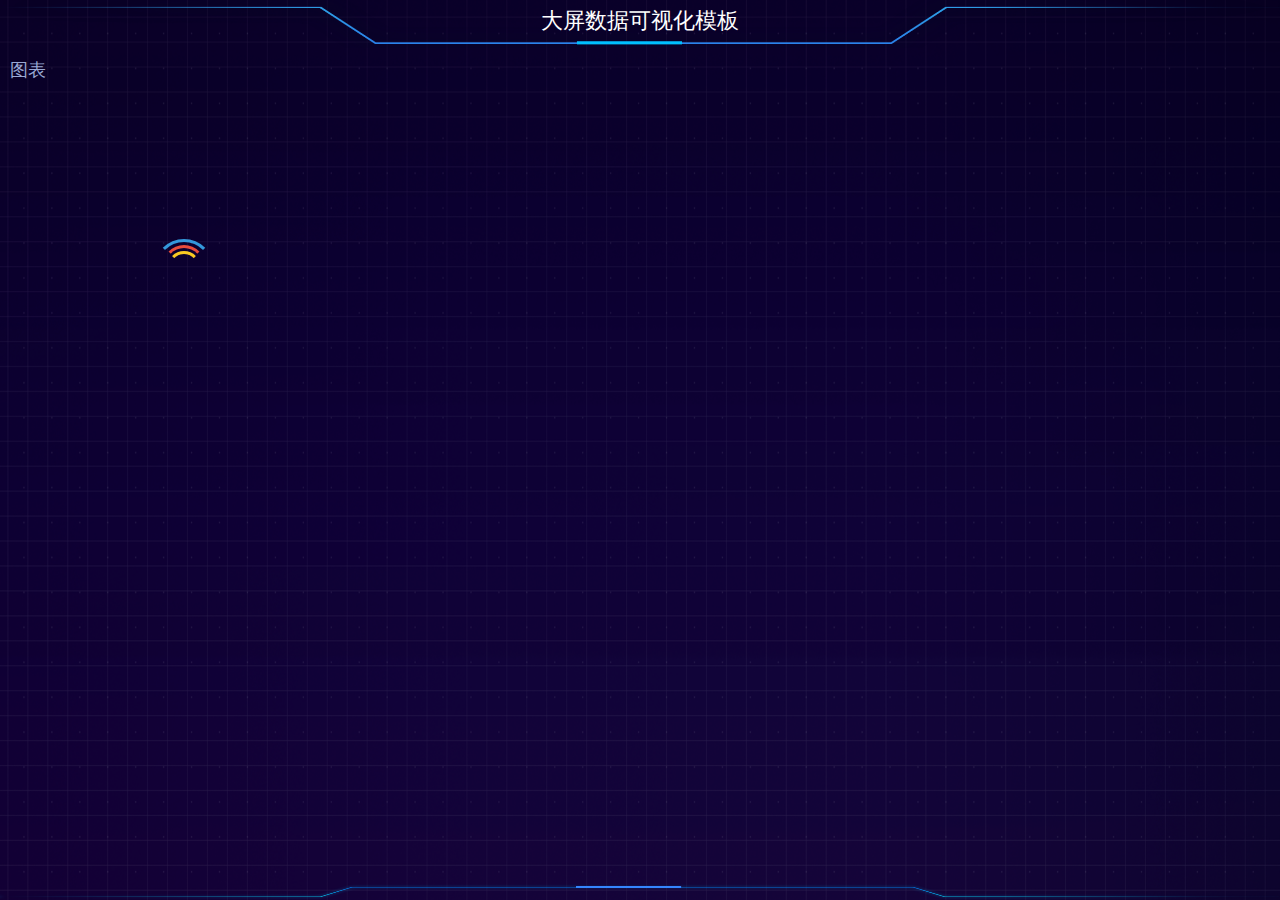
<file: tpl01/index.html>
<!DOCTYPE html>

<html>
	<head>
		<meta charset="utf-8" />
		<meta name="viewport" content="width=device-width,initial-scale=1,minimum-scale=1,maximum-scale=1,user-scalable=no" />
		<title>大屏数据可视化 - 模板</title>
		<link rel="stylesheet" type="text/css" href="css/app.css" />
	</head>
	
	<body>
		<header id="header">
			<h3 class="header-title">大屏数据可视化模板</h3>
			<!--<div class="header-info header-info-l">数据来源：大数据研究院</div>
			<div class="header-info header-info-r">更新日期：2019-04-30</div>-->
		</header>
		
		<footer id="footer"></footer>
		
		<div id="container">
			<div id="flexCon">
				<div class="flex-row">
					<div class="flex-cell flex-cell-l">
						<div class="chart-wrapper">
							<h3 class="chart-title">图表</h3>
							<div class="chart-div">
								<div class="chart-loader"><div class="loader"></div></div>
							</div>
						</div>
					</div>
					<div class="flex-cell flex-cell-c">
						<div class="chart-wrapper">
							<h3 class="chart-title"></h3>
							<div class="chart-div chart-done"></div>
						</div>
					</div>
					<div class="flex-cell flex-cell-r">
						<div class="chart-wrapper">
							<h3 class="chart-title"></h3>
							<div class="chart-div chart-done">
								<div class="chart-loader"><div class="loader"></div></div>
							</div>
						</div>
					</div>
				</div>
				<div class="flex-row">
					<div class="flex-cell flex-cell-lc">
						<div class="chart-wrapper">
							<h3 class="chart-title"></h3>
							<div class="chart-div chart-done">
								<div class="chart-loader"><div class="loader"></div></div>
							</div>
						</div>
					</div>
					<div class="flex-cell flex-cell-r">
						<div class="chart-wrapper">
							<h3 class="chart-title"></h3>
							<div class="chart-div chart-done">
								<div class="chart-loader"><div class="loader"></div></div>
							</div>
						</div>
					</div>
				</div>
			</div>
		</div>
	</body>
</html>
</file>
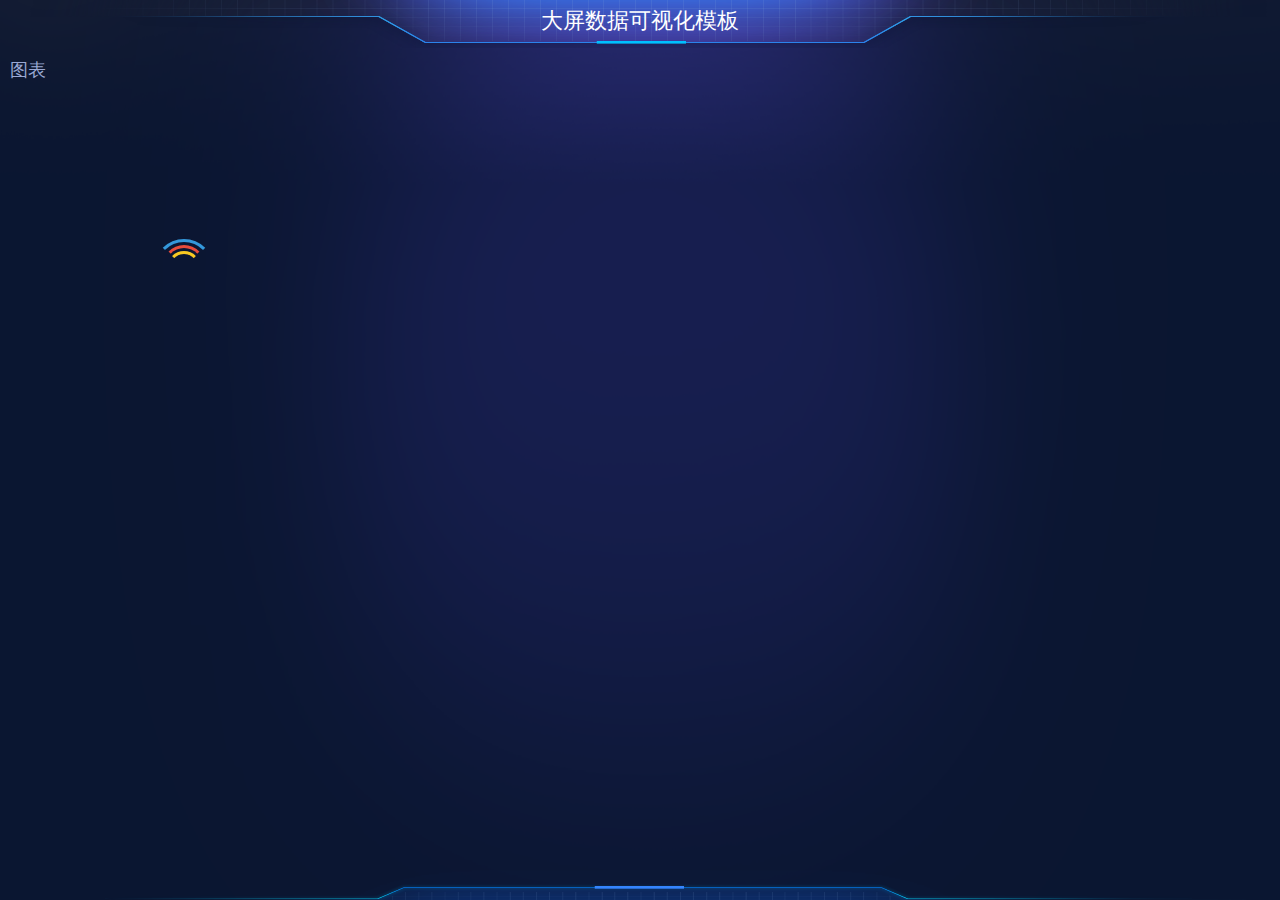
<file: tpl02/index.html>
<!DOCTYPE html>

<html>
	<head>
		<meta charset="utf-8" />
		<meta name="viewport" content="width=device-width,initial-scale=1,minimum-scale=1,maximum-scale=1,user-scalable=no" />
		<title>大屏数据可视化 - 模板</title>
		<link rel="stylesheet" type="text/css" href="css/app.css" />
	</head>
	
	<body>
		<header id="header">
			<h3 class="header-title">大屏数据可视化模板</h3>
			<!--<div class="header-info header-info-l">数据来源：大数据研究院</div>
			<div class="header-info header-info-r">更新日期：2019-04-30</div>-->
		</header>
		
		<footer id="footer"></footer>
		
		<div id="container">
			<div id="flexCon">
				<div class="flex-row">
					<div class="flex-cell flex-cell-l">
						<div class="chart-wrapper">
							<h3 class="chart-title">图表</h3>
							<div class="chart-div">
								<div class="chart-loader"><div class="loader"></div></div>
							</div>
						</div>
					</div>
					<div class="flex-cell flex-cell-c">
						<div class="chart-wrapper">
							<h3 class="chart-title"></h3>
							<div class="chart-div"></div>
						</div>
					</div>
					<div class="flex-cell flex-cell-r">
						<div class="chart-wrapper">
							<h3 class="chart-title"></h3>
							<div class="chart-div chart-done">
								<div class="chart-loader"><div class="loader"></div></div>
							</div>
						</div>
					</div>
				</div>
				<div class="flex-row">
					<div class="flex-cell flex-cell-lc">
						<div class="chart-wrapper">
							<h3 class="chart-title"></h3>
							<div class="chart-div chart-done">
								<div class="chart-loader"><div class="loader"></div></div>
							</div>
						</div>
					</div>
					<div class="flex-cell flex-cell-r">
						<div class="chart-wrapper">
							<h3 class="chart-title"></h3>
							<div class="chart-div chart-done">
								<div class="chart-loader"><div class="loader"></div></div>
							</div>
						</div>
					</div>
				</div>
			</div>
		</div>
	</body>
</html>
</file>
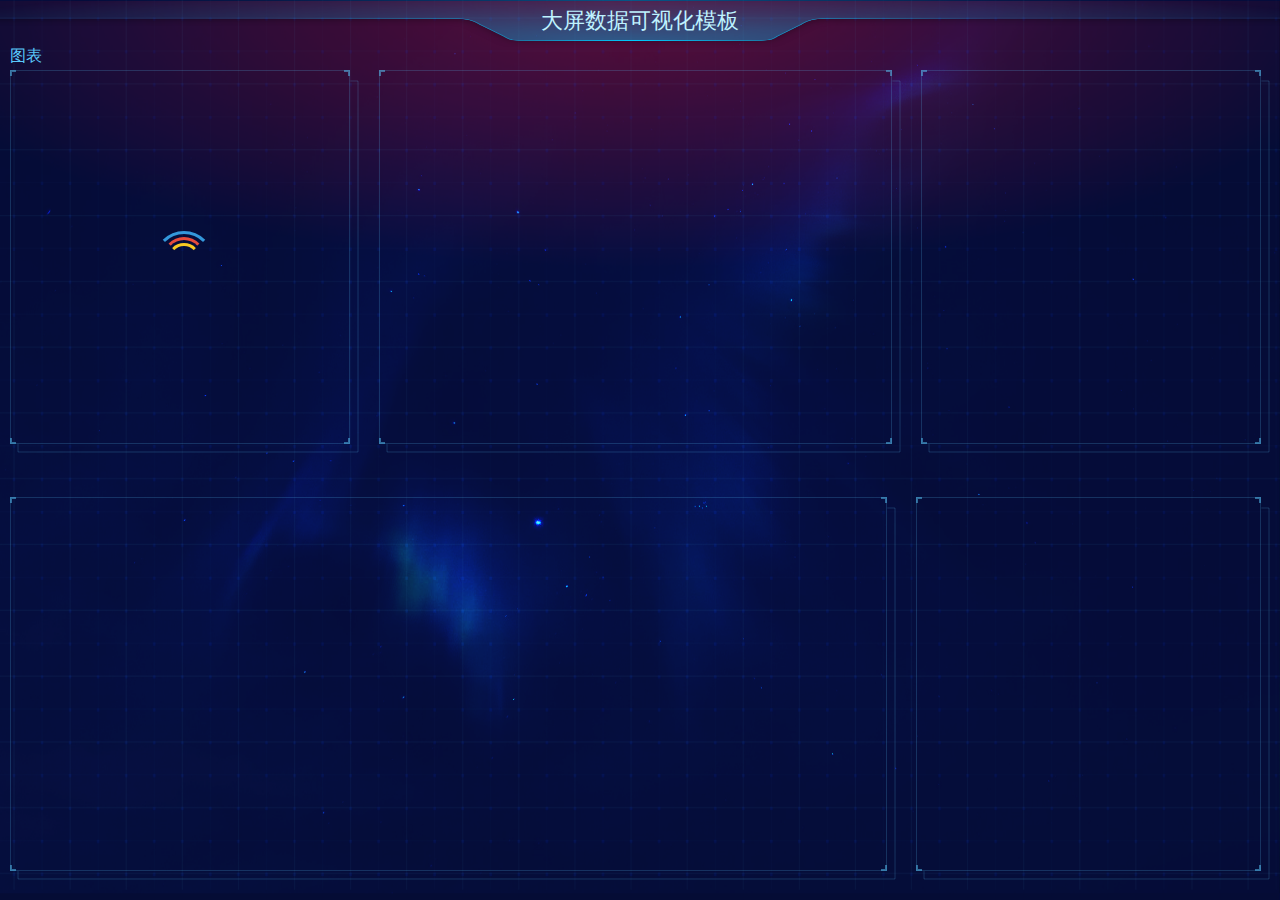
<file: tpl03/index.html>
<!DOCTYPE html>

<html>
	<head>
		<meta charset="utf-8" />
		<meta name="viewport" content="width=device-width,initial-scale=1,minimum-scale=1,maximum-scale=1,user-scalable=no" />
		<title>大屏数据可视化 - 模板</title>
		<link rel="stylesheet" type="text/css" href="css/app.css" />
	</head>
	
	<body>
		<header id="header">
			<h3 class="header-title">大屏数据可视化模板</h3>
		</header>
		
		<div id="container">
			<div id="flexCon">
				<div class="flex-row">
					<div class="flex-cell flex-cell-l">
						<div class="chart-wrapper">
							<h3 class="chart-title">图表</h3>
							<div class="chart-div">
								<div class="chart-loader"><div class="loader"></div></div>
							</div>
						</div>
					</div>
					<div class="flex-cell flex-cell-c">
						<div class="chart-wrapper">
							<h3 class="chart-title"></h3>
							<div class="chart-div"></div>
						</div>
					</div>
					<div class="flex-cell flex-cell-r">
						<div class="chart-wrapper">
							<h3 class="chart-title"></h3>
							<div class="chart-div chart-done">
								<div class="chart-loader"><div class="loader"></div></div>
							</div>
						</div>
					</div>
				</div>
				<div class="flex-row">
					<div class="flex-cell flex-cell-lc">
						<div class="chart-wrapper">
							<h3 class="chart-title"></h3>
							<div class="chart-div chart-done">
								<div class="chart-loader"><div class="loader"></div></div>
							</div>
						</div>
					</div>
					<div class="flex-cell flex-cell-r">
						<div class="chart-wrapper">
							<h3 class="chart-title"></h3>
							<div class="chart-div chart-done">
								<div class="chart-loader"><div class="loader"></div></div>
							</div>
						</div>
					</div>
				</div>
			</div>
		</div>
	</body>
</html>
</file>
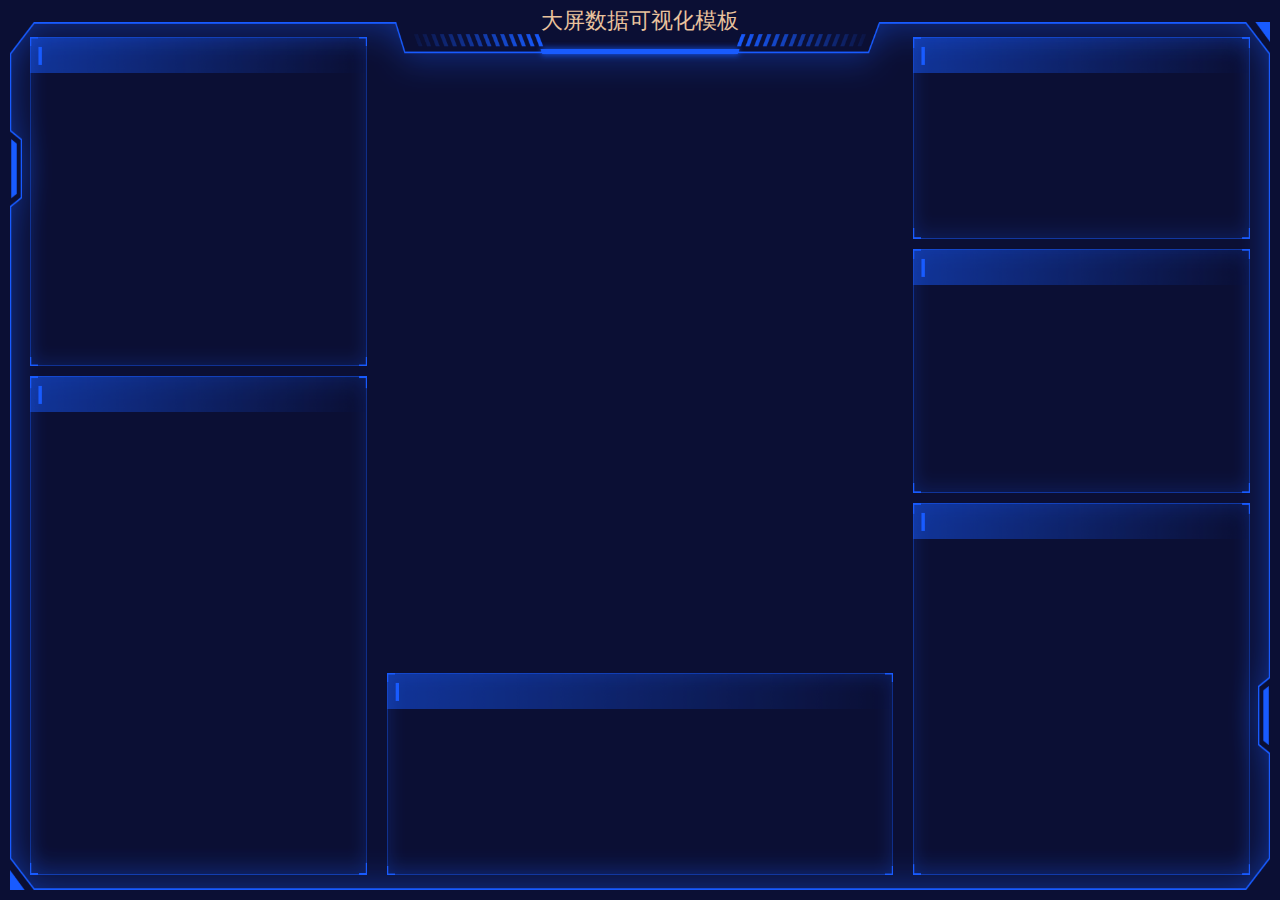
<file: tpl04/index.html>
<!DOCTYPE html>

<html>
	<head>
		<meta charset="utf-8" />
	    <meta name="viewport" content="width=device-width,initial-scale=1,minimum-scale=1,maximum-scale=1,user-scalable=no" />
	    <meta http-equiv="X-UA-Compatible" content="IE=edge, chrome=1" />
		<title>大屏数据可视化 - 模板</title>
		<link rel="stylesheet" href="css/app.css" />
	</head>
	
	<body>
		<div class="header">
			<h1 class="header-title">大屏数据可视化模板</h1>
		</div>
		<div class="wrapper">
			<div class="content">
				<div class="col col-l">
					<div class="xpanel-wrapper xpanel-wrapper-40">
						<div class="xpanel xpanel-l-t">
							<div class="title"></div>
						</div>
					</div>
					<div class="xpanel-wrapper xpanel-wrapper-60">
						<div class="xpanel xpanel-l-b">
							<div class="title"></div>
						</div>
					</div>
				</div>
				<div class="col col-c">
					<div class="xpanel-wrapper xpanel-wrapper-75">
						<div class="xpanel no-bg">
						</div>
					</div>
					<div class="xpanel-wrapper xpanel-wrapper-25">
						<div class="xpanel xpanel-c-b">
							<div class="title title-long"></div>
						</div>
					</div>
				</div>
				<div class="col col-r">
					<div class="xpanel-wrapper xpanel-wrapper-25">
						<div class="xpanel xpanel-r-t">
							<div class="title"></div>
						</div>
					</div>
					<div class="xpanel-wrapper xpanel-wrapper-30">
						<div class="xpanel xpanel-r-m">
							<div class="title"></div>
						</div>
					</div>
					<div class="xpanel-wrapper xpanel-wrapper-45">
						<div class="xpanel xpanel-r-b">
							<div class="title"></div>
						</div>
					</div>
				</div>
			</div>
		</div>
	</body>
</html>
</file>
<file: case01/css/app.css>
@charset "utf-8";

/********** Global **********/
/*
 *常用背景色： #0b0f34 (6,64,102) (29,45,57) (7,33,58) (8,13,28) (15,43,36)
 */
html, body {
	width:100%;
	height:100%;
	min-height:635px;
	font-family:"microsoft yahei", arial, sans-serif;
	background-color:#0f1c30;
	background-repeat:no-repeat;
	background-position:center;
	background-size:100% 100%;
	overflow-x:hidden;
	overflow-y:auto;
}
body.bg01 {background-image:url("../img/bg01.png");}
body.bg02 {background-image:url("../img/bg02.png");}
body.bg03 {background-image:url("../img/bg03.png");}
body.bg04 {background-image:url("../img/bg04.png");}
.header {
	margin:0 auto;
	width:100%;
	height:65px;
	max-width:1920px;
	background:url("../img/header.png") center no-repeat;
}
.header h3 {
	margin:0;
	padding:0;
	line-height:50px;
	text-align:center;
	font-size:24px;
	color:#5dc2fe;
}
.wrapper {position:absolute;top:80px;bottom:0;left:0;right:0;min-height:555px;}
.container-fluid {height:100%;min-height:100%;}
.row {margin-left:-7px;margin-right:-8px;}
.row>div {padding-left:7px;padding-right:8px;}
.xpanel-wrapper {padding-bottom:15px;box-sizing:border-box;}
.xpanel-wrapper-1 {height:100%;}
.xpanel-wrapper-2 {height:50%;}
.xpanel-wrapper-3 {height:33.33333%;}
.xpanel {
	padding:15px;
	height:100%;
	min-height:170px;
	background:url("../img/panel.png") center no-repeat;
	background-size:100% 100%;
	box-sizing:border-box;
}

/* tool */
.fill-h {height:100%;min-height:100%;}
.no-margin {margin:0 !important;}
.no-padding {padding:0 !important;}

/* scrollbar */
::-webkit-scrollbar {width:0;height:0;}
::-webkit-scrollbar-track {background-color:transparent;}
::-webkit-scrollbar-thumb {border-radius:5px;background-color:rgba(0, 0, 0, 0.3);}
</file>
<file: case02/css/app.css>
@charset "utf-8";

/********** Global **********/
/*
 *常用背景色： #0f1c30 #0b0f34 (6,64,102) (29,45,57) (7,33,58) (8,13,28) (15,43,36)
 */
html, body {
	width:100%;
	height:100%;
	min-height:635px;
	font-family:"microsoft yahei", arial, sans-serif;
	background-color:#0f1c30;
	background-repeat:no-repeat;
	background-position:center;
	background-size:100% 100%;
	overflow-x:hidden;
	overflow-y:auto;
}
body.bg05 {background-image:url("../img/bg05.png");}
body.bg06 {background-image:url("../img/bg06.png");}
body.bg07 {background-image:url("../img/bg07.png");}
body.bg08 {background-image:url("../img/bg08.png");}
.header {
	margin:0 auto;
	width:100%;
	height:72px;
	max-width:1920px;
	background:url("../img/header.png") center no-repeat;
	background-size:100% 100%;
}
.header h3 {
	margin:0;
	padding:0;
	line-height:44px;
	text-align:center;
	font-size:24px;
	color:#5dc2fe;
}
.wrapper {position:absolute;top:87px;bottom:0;left:0;right:0;min-height:545px;}
.container-fluid {height:100%;min-height:100%;}
.row {margin-left:-7px;margin-right:-8px;}
.row>div {padding-left:7px;padding-right:8px;}
.xpanel-wrapper {padding-bottom:15px;box-sizing:border-box;}
.xpanel-wrapper-1 {height:100%;}
.xpanel-wrapper-2 {height:50%;}
.xpanel-wrapper-1-3 {height:33.33333%;}
.xpanel-wrapper-2-3 {height:66.66666%;}
.xpanel {
	padding:15px;
	height:100%;
	min-height:170px;
	background:url("../img/panel.png") center no-repeat;
	background-size:100% 100%;
	box-sizing:border-box;
}

/* tool */
.fill-h {height:100%;min-height:100%;}
.no-margin {margin:0 !important;}
.no-padding {padding:0 !important;}
.no-bg {background:none !important;}
.no-border {border:0 !important;}

/* scrollbar */
::-webkit-scrollbar {width:0;height:0;}
::-webkit-scrollbar-track {background-color:transparent;}
::-webkit-scrollbar-thumb {border-radius:5px;background-color:rgba(0, 0, 0, 0.3);}
</file>
<file: case03/css/app.css>
@charset "utf-8";

/********** Global **********/
/*
 *常用背景色： #0f1c30 #0b0f34 (6,64,102) (29,45,57) (7,33,58) (8,13,28) (15,43,36)
 */
html, body {
	width:100%;
	height:100%;
	min-height:635px;
	font-family:"microsoft yahei", arial, sans-serif;
	background-color:#0f0a28;
	background-repeat:no-repeat;
	background-position:center;
	background-size:100% 100%;
	overflow-x:hidden;
	overflow-y:auto;
}
body.bg02 {background-image:url("../img/bg02.png");}
.header {
	margin:0 auto;
	width:100%;
	height:42px;
	max-width:1920px;
	background:url("../img/header-left.png") left center no-repeat, url("../img/header-right.png") right center no-repeat;
	background-size:43% 80%, 43% 80%;
	overflow:hidden;
}
.header h3 {
	margin:0;
	padding:0;
	line-height:42px;
	text-align:center;
	font-size:24px;
	color:#5dc2fe;
}
@media (max-width: 1199px) {
	.header {
		background-size:25% 60%, 25% 60%;
	}
}
.wrapper {position:absolute;top:57px;bottom:0;left:0;right:0;min-height:565px;}
.container-fluid {height:100%;min-height:100%;}
.row {margin-left:-7px;margin-right:-8px;}
.row>div {padding-left:7px;padding-right:8px;}
.xpanel-wrapper {padding-bottom:15px;box-sizing:border-box;}
.xpanel-wrapper-1 {height:100%;}
.xpanel-wrapper-2 {height:50%;}
.xpanel-wrapper-1-3 {height:33.33333%;}
.xpanel-wrapper-2-3 {height:66.66666%;}
.xpanel {
	padding:15px;
	height:100%;
	min-height:170px;
	background:url("../img/panel.png") center no-repeat;
	background-size:100% 100%;
	box-sizing:border-box;
}

/* tool */
.fill-h {height:100%;min-height:100%;}
.no-margin {margin:0 !important;}
.no-padding {padding:0 !important;}
.no-bg {background:none !important;}
.no-border {border:0 !important;}

/* scrollbar */
::-webkit-scrollbar {width:0;height:0;}
::-webkit-scrollbar-track {background-color:transparent;}
::-webkit-scrollbar-thumb {border-radius:5px;background-color:rgba(0, 0, 0, 0.3);}
</file>
<file: case04/css/app.css>
@charset "utf-8";

/********** Global **********/
/*
 *常用背景色： #0f1c30 #0b0f34 (6,64,102) (29,45,57) (7,33,58) (8,13,28) (15,43,36)
 */
html, body {
	width:100%;
	height:100%;
	min-height:635px;
	font-family:"microsoft yahei", arial, sans-serif;
	background-color:#152a59;
	background-repeat:no-repeat;
	background-position:center;
	background-size:100% 100%;
	overflow-x:hidden;
	overflow-y:auto;
}
body.bg06 {background-image:url("../img/bg06.png");}
.header {
	margin:0 auto;
	width:100%;
	height:55px;
	max-width:1920px;
	background:url("../img/header-left.png") left center no-repeat, url("../img/header-right.png") right center no-repeat;
	background-size:43% 100%, 43% 100%;
	overflow:hidden;
}
.header h3 {
	margin:0;
	padding:0;
	line-height:60px;
	text-align:center;
	font-size:24px;
	color:#5dc2fe;
}
@media (max-width: 1199px) {
	.header {
		background:url("../img/header-left.png") left bottom no-repeat, url("../img/header-right.png") right bottom no-repeat;
		background-size:100%, 100%;
	}
	.header h3 {line-height:48px;}
}
.wrapper {position:absolute;top:70px;bottom:0;left:0;right:0;min-height:555px;}
.container-fluid {height:100%;min-height:100%;}
.row {margin-left:-7px;margin-right:-8px;}
.row>div {padding-left:7px;padding-right:8px;}
.xpanel-wrapper {padding-bottom:15px;box-sizing:border-box;}
.xpanel-wrapper-1 {height:100%;}
.xpanel-wrapper-1-2 {height:50%;}
.xpanel-wrapper-1-3 {height:33.33333%;}
.xpanel-wrapper-2-3 {height:66.66666%;}
.xpanel {
	padding:15px;
	height:100%;
	min-height:170px;
	background:url("../img/panel.png") center no-repeat;
	background-size:100% 100%;
	box-sizing:border-box;
}

/* tool */
.fill-h {height:100%;min-height:100%;}
.no-margin {margin:0 !important;}
.no-padding {padding:0 !important;}
.no-bg {background:none !important;}
.no-border {border:0 !important;}

/* scrollbar */
::-webkit-scrollbar {width:0;height:0;}
::-webkit-scrollbar-track {background-color:transparent;}
::-webkit-scrollbar-thumb {border-radius:5px;background-color:rgba(0, 0, 0, 0.3);}
</file>
<file: case06/css/app.css>
@charset "utf-8";

/* global */
* {margin:0;padding:0;box-sizing:border-box;}
html, body {
	width:100%;
	height:100%;
	min-width:1200px;
	min-height:600px;
	overflow:hidden;
}
body {
	position:relative;
	font-family:"Microsoft Yahei", Arial, sans-serif;
	background:rgb(3, 12, 59) url("../img/bg.png") 0 0 / 100% 100% no-repeat;
}

/* layout */
#header {
	position:relative;
	height:64px;
	background:rgb(3, 12, 59) url("../img/header.png") 0 0 / 100% 100% no-repeat;
	overflow:hidden;
}
#header .title {line-height:64px;text-align:center;font-size:32px;font-weight:400;color:#fff;}
#container {position:absolute;top:0;bottom:0;left:0;right:0;}
.chart-div {width:100%;height:100%;}

/* media query */
@media (max-width:1900px) {
	#header {height:36px;}
	#header .title {line-height:36px;font-size:18px;}
	#container {top:0;}
}

/* chart-loader */
.chart-loader {
	position:absolute;
	top:0;
	left:0;
	z-index:99;
	width:100%;
	height:100%;
	background:rgba(255, 255, 255, 0);
	transition:all .8s;
}
.chart-loader .loader {
	position:absolute;
	left:50%;
	top:50%;
	width:60px;
	height:60px;
	margin:-30px 0 0 -30px;
	border:3px solid transparent;
	border-top-color:#3498db;
	border-radius:50% !important;
	-webkit-animation:spin 2s linear infinite;
	animation:spin 2s linear infinite;
}
.chart-loader .loader:before {
	content:"";
	position:absolute;
	top:3px;
	left:5px;
	right:5px;
	bottom:5px;
	border:3px solid transparent;
	border-top-color:#e74c3c;
	border-radius:50% !important;
	-webkit-animation:spin 3s linear infinite;
	animation:spin 3s linear infinite;
}
.chart-loader .loader:after {
	content:"";
	position:absolute;
	top:9px;
	left:10px;
	right:10px;
	bottom:10px;
	border:3px solid transparent;
	border-top-color:#f9c922;
	border-radius:50% !important;
	-webkit-animation:spin 1.5s linear infinite;
	animation:spin 1.5s linear infinite;
}
.chart-done .chart-loader {display:none;}
@-webkit-keyframes spin {
	0% {
		-webkit-transform: rotate(0deg);
		-ms-transform: rotate(0deg);
		transform: rotate(0deg)
	}
	100% {
		-webkit-transform: rotate(360deg);
		-ms-transform: rotate(360deg);
		transform: rotate(360deg)
	}
}
@keyframes spin {
	0% {
		-webkit-transform: rotate(0deg);
		-ms-transform: rotate(0deg);
		transform: rotate(0deg)
	}
	100% {
		-webkit-transform: rotate(360deg);
		-ms-transform: rotate(360deg);
		transform: rotate(360deg)
	}
}
</file>
<file: case08/css/app.css>
@charset "utf-8";

/* global */
* {margin:0;padding:0;box-sizing:border-box;}
html, body {
	width:100%;
	height:100%;
	min-width:1200px;
	min-height:600px;
	overflow:hidden;
}
body {
	position:relative;
	font-family:"Microsoft Yahei", Arial, sans-serif;
	background:rgb(3, 12, 59) url("../img/bg.png") 0 0 / 100% 100% no-repeat;
}

/* layout */
#header {
	position:relative;
	height:64px;
	background:rgb(3, 12, 59) url("../img/header.png") 0 0 / 100% 100% no-repeat;
	overflow:hidden;
}
#header .title {line-height:64px;text-align:center;font-size:32px;font-weight:400;color:#fff;}
#container {position:absolute;top:0;bottom:0;left:0;right:0;}
.chart-div {width:100%;height:100%;}

/* media query */
@media (max-width:1900px) {
	#header {height:36px;}
	#header .title {line-height:36px;font-size:18px;}
	#container {top:0;}
}

/* chart-loader */
.chart-loader {
	position:absolute;
	top:0;
	left:0;
	z-index:99;
	width:100%;
	height:100%;
	background:rgba(255, 255, 255, 0);
	transition:all .8s;
}
.chart-loader .loader {
	position:absolute;
	left:50%;
	top:50%;
	width:60px;
	height:60px;
	margin:-30px 0 0 -30px;
	border:3px solid transparent;
	border-top-color:#3498db;
	border-radius:50% !important;
	-webkit-animation:spin 2s linear infinite;
	animation:spin 2s linear infinite;
}
.chart-loader .loader:before {
	content:"";
	position:absolute;
	top:3px;
	left:5px;
	right:5px;
	bottom:5px;
	border:3px solid transparent;
	border-top-color:#e74c3c;
	border-radius:50% !important;
	-webkit-animation:spin 3s linear infinite;
	animation:spin 3s linear infinite;
}
.chart-loader .loader:after {
	content:"";
	position:absolute;
	top:9px;
	left:10px;
	right:10px;
	bottom:10px;
	border:3px solid transparent;
	border-top-color:#f9c922;
	border-radius:50% !important;
	-webkit-animation:spin 1.5s linear infinite;
	animation:spin 1.5s linear infinite;
}
.chart-done .chart-loader {display:none;}
@-webkit-keyframes spin {
	0% {
		-webkit-transform: rotate(0deg);
		-ms-transform: rotate(0deg);
		transform: rotate(0deg)
	}
	100% {
		-webkit-transform: rotate(360deg);
		-ms-transform: rotate(360deg);
		transform: rotate(360deg)
	}
}
@keyframes spin {
	0% {
		-webkit-transform: rotate(0deg);
		-ms-transform: rotate(0deg);
		transform: rotate(0deg)
	}
	100% {
		-webkit-transform: rotate(360deg);
		-ms-transform: rotate(360deg);
		transform: rotate(360deg)
	}
}
</file>
<file: case09/css/app.css>
@charset "utf-8";

/* global */
* {margin:0;padding:0;box-sizing:border-box;}
html, body {
	width:100%;
	height:100%;
	min-width:1200px;
	min-height:600px;
	overflow:hidden;
}
body {
	position:relative;
	font-family:"Microsoft Yahei", Arial, sans-serif;
	background:rgb(40, 30, 47) url("../img/bg.png") 0 0 / 100% 100% no-repeat;
}

/* layout */
#header {
	position:relative;
	height:72px;
	background:url("../img/header.png") 0 0 / 100% 100% no-repeat;
	overflow:hidden;
}
.header-title {line-height:64px;text-align:center;font-size:34px;font-weight:400;color:#fff;}
.header-info {position:absolute;top:32px;font-size:18px;color:#73aae5;}
.header-info-l {left:20px;}
.header-info-r {right:20px;}
#footer {
	position:absolute;
	bottom:0;
	left:0;
	right:0;
	height:28px;
	background:url("../img/footer.png") 0 0 / 100% 100% no-repeat;
}
#container {position:absolute;top:72px;bottom:22px;left:0;right:0;}

#flexCon {
	height:100%;
	display:-webkit-flex;
	display:-ms-flexbox;
	display:flex;
	-webkit-flex-direction:column;
	-ms-flex-direction:column;
	flex-direction:column;
}
.flex-row {
	-webkit-flex:1;
	-ms-flex:1;
	flex:1;
	display:-webkit-flex;
	display:-ms-flexbox;
	display:flex;
}
.flex-cell {-webkit-flex:1;-ms-flex:1;flex:1;padding:15px;}
.flex-cell-l,
.flex-cell-r {-webkit-flex:2;-ms-flex:2;flex:2;}
.flex-cell-c {-webkit-flex:3;-ms-flex:3;flex:3;}
.flex-cell-lc {-webkit-flex:5;-ms-flex:5;flex:5;}

.chart-wrapper {position:relative;height:100%;}
.chart-title {height:32px;font-size:22px;font-weight:normal;color:#9aa8d4;}
.chart-div {position:absolute;top:32px;bottom:0;left:0;right:0;}

.data-t {table-layout:fixed;width:100%;height:100%;border-collapse:collapse;}
.data-t th,
.data-t td {min-height:48px;}
.data-t th {width:60px;text-align:center;background:url("../img/icon-bg.png") center / 100% no-repeat;}
.data-t th img {width:30px;height:30px;}
.data-t td {padding-left:15px;}
.data-t p {margin:5px 0;line-height:1;font-size:14px;color:#b0c2f9;}
.data-t p span {font-size:32px;font-weight:bold;color:#fff;}

/* media query */
@media (max-width:1900px) {
	#header {height:48px;}
	.header-title {line-height:42px;font-size:24px;}
	.header-info {top:17px;font-size:14px;}
	.header-info-l {left:15px;}
	.header-info-r {right:15px;}
	.flex-cell {padding:10px;}
	.chart-title {height:24px;font-size:18px;}
	.chart-div {top:24px;}
	.data-t p span {font-size:24px;}
	#footer {height:16px;}
	#container {top:48px;bottom:12px;}
}

/* chart-loader */
.chart-loader {
	position:absolute;
	top:0;
	left:0;
	z-index:99;
	width:100%;
	height:100%;
	background:rgba(255, 255, 255, 0);
	transition:all .8s;
}
.chart-loader .loader {
	position:absolute;
	left:50%;
	top:50%;
	width:60px;
	height:60px;
	margin:-30px 0 0 -30px;
	border:3px solid transparent;
	border-top-color:#3498db;
	border-radius:50% !important;
	-webkit-animation:spin 2s linear infinite;
	animation:spin 2s linear infinite;
}
.chart-loader .loader:before {
	content:"";
	position:absolute;
	top:3px;
	left:5px;
	right:5px;
	bottom:5px;
	border:3px solid transparent;
	border-top-color:#e74c3c;
	border-radius:50% !important;
	-webkit-animation:spin 3s linear infinite;
	animation:spin 3s linear infinite;
}
.chart-loader .loader:after {
	content:"";
	position:absolute;
	top:9px;
	left:10px;
	right:10px;
	bottom:10px;
	border:3px solid transparent;
	border-top-color:#f9c922;
	border-radius:50% !important;
	-webkit-animation:spin 1.5s linear infinite;
	animation:spin 1.5s linear infinite;
}
.chart-done .chart-loader {display:none;}
@-webkit-keyframes spin {
	0% {
		-webkit-transform: rotate(0deg);
		-ms-transform: rotate(0deg);
		transform: rotate(0deg)
	}
	100% {
		-webkit-transform: rotate(360deg);
		-ms-transform: rotate(360deg);
		transform: rotate(360deg)
	}
}
@keyframes spin {
	0% {
		-webkit-transform: rotate(0deg);
		-ms-transform: rotate(0deg);
		transform: rotate(0deg)
	}
	100% {
		-webkit-transform: rotate(360deg);
		-ms-transform: rotate(360deg);
		transform: rotate(360deg)
	}
}
</file>
<file: tpl01/css/app.css>
@charset "utf-8";

/* global */
* {margin:0;padding:0;box-sizing:border-box;}
html, body {
	width:100%;
	height:100%;
	min-width:1200px;
	min-height:600px;
	overflow:hidden;
}
body {
	position:relative;
	font-family:"Microsoft Yahei", Arial, sans-serif;
	background:rgb(40, 30, 47) url("../img/bg.png") 0 0 / 100% 100% no-repeat;
}

/* layout */
#header {
	position:relative;
	height:72px;
	background:url("../img/header.png") 0 0 / 100% 100% no-repeat;
	overflow:hidden;
}
.header-title {line-height:64px;text-align:center;font-size:32px;font-weight:400;color:#fff;}
.header-info {position:absolute;top:32px;font-size:18px;color:#73aae5;}
.header-info-l {left:20px;}
.header-info-r {right:20px;}

#footer {
	position:absolute;
	bottom:0;
	left:0;
	right:0;
	height:24px;
	background:url("../img/footer.png") 0 0 / 100% 100% no-repeat;
}
#container {position:absolute;top:72px;bottom:24px;left:0;right:0;}

#flexCon {
	height:100%;
	display:-webkit-flex;
	display:-ms-flexbox;
	display:flex;
	-webkit-flex-direction:column;
	-ms-flex-direction:column;
	flex-direction:column;
}
.flex-row {
	-webkit-flex:1;
	-ms-flex:1;
	flex:1;
	display:-webkit-flex;
	display:-ms-flexbox;
	display:flex;
}
.flex-cell {-webkit-flex:1;-ms-flex:1;flex:1;padding:15px;}
.flex-cell-l,
.flex-cell-r {-webkit-flex:2;-ms-flex:2;flex:2;}
.flex-cell-c {-webkit-flex:3;-ms-flex:3;flex:3;}
.flex-cell-lc {-webkit-flex:5;-ms-flex:5;flex:5;}

.chart-wrapper {position:relative;height:100%;}
.chart-title {height:32px;font-size:22px;font-weight:normal;color:#9aa8d4;}
.chart-div {position:absolute;top:32px;bottom:0;left:0;right:0;}

/* media query */
@media (max-width:1900px) {
	#header {height:48px;}
	#footer {height:16px;}
	#container {top:48px;bottom:16px;}
	.header-title {line-height:42px;font-size:22px;}
	.header-info {top:17px;font-size:14px;}
	.header-info-l {left:15px;}
	.header-info-r {right:15px;}
	.flex-cell {padding:10px;}
	.chart-title {height:24px;font-size:18px;}
	.chart-div {top:24px;}
	.data-t p span {font-size:24px;}
}

/* chart-loader */
.chart-loader {
	position:absolute;
	top:0;
	left:0;
	z-index:99;
	width:100%;
	height:100%;
	background:rgba(255, 255, 255, 0);
	transition:all .8s;
}
.chart-loader .loader {
	position:absolute;
	left:50%;
	top:50%;
	width:60px;
	height:60px;
	margin:-30px 0 0 -30px;
	border:3px solid transparent;
	border-top-color:#3498db;
	border-radius:50% !important;
	-webkit-animation:spin 2s linear infinite;
	animation:spin 2s linear infinite;
}
.chart-loader .loader:before {
	content:"";
	position:absolute;
	top:3px;
	left:5px;
	right:5px;
	bottom:5px;
	border:3px solid transparent;
	border-top-color:#e74c3c;
	border-radius:50% !important;
	-webkit-animation:spin 3s linear infinite;
	animation:spin 3s linear infinite;
}
.chart-loader .loader:after {
	content:"";
	position:absolute;
	top:9px;
	left:10px;
	right:10px;
	bottom:10px;
	border:3px solid transparent;
	border-top-color:#f9c922;
	border-radius:50% !important;
	-webkit-animation:spin 1.5s linear infinite;
	animation:spin 1.5s linear infinite;
}
.chart-done .chart-loader {display:none;}
@-webkit-keyframes spin {
	0% {
		-webkit-transform: rotate(0deg);
		-ms-transform: rotate(0deg);
		transform: rotate(0deg)
	}
	100% {
		-webkit-transform: rotate(360deg);
		-ms-transform: rotate(360deg);
		transform: rotate(360deg)
	}
}
@keyframes spin {
	0% {
		-webkit-transform: rotate(0deg);
		-ms-transform: rotate(0deg);
		transform: rotate(0deg)
	}
	100% {
		-webkit-transform: rotate(360deg);
		-ms-transform: rotate(360deg);
		transform: rotate(360deg)
	}
}
</file>
<file: tpl02/css/app.css>
@charset "utf-8";

/* global */
* {margin:0;padding:0;box-sizing:border-box;}
html, body {
	width:100%;
	height:100%;
	min-width:1200px;
	min-height:600px;
	overflow:hidden;
}
body {
	position:relative;
	font-family:"Microsoft Yahei", Arial, sans-serif;
	background:#0a1631 url("../img/bg.png") 0 0 / 100% 100% no-repeat;
}

/* layout */
#header {
	position:relative;
	height:72px;
	background:url("../img/header.png") 0 0 / 100% 100% no-repeat;
	overflow:hidden;
}
.header-title {line-height:64px;text-align:center;font-size:32px;font-weight:400;color:#fff;}
.header-info {position:absolute;top:36px;font-size:18px;color:#73aae5;}
.header-info-l {left:20px;}
.header-info-r {right:20px;}
#footer {
	position:absolute;
	bottom:0;
	left:0;
	right:0;
	height:24px;
	background:url("../img/footer.png") 0 0 / 100% 100% no-repeat;
}
#container {position:absolute;top:72px;bottom:24px;left:0;right:0;}

#flexCon {
	height:100%;
	display:-webkit-flex;
	display:-ms-flexbox;
	display:flex;
	-webkit-flex-direction:column;
	-ms-flex-direction:column;
	flex-direction:column;
}
.flex-row {
	-webkit-flex:1;
	-ms-flex:1;
	flex:1;
	display:-webkit-flex;
	display:-ms-flexbox;
	display:flex;
}
.flex-cell {-webkit-flex:1;-ms-flex:1;flex:1;padding:15px;}
.flex-cell-l,
.flex-cell-r {-webkit-flex:2;-ms-flex:2;flex:2;}
.flex-cell-c {-webkit-flex:3;-ms-flex:3;flex:3;}
.flex-cell-lc {-webkit-flex:5;-ms-flex:5;flex:5;}

.chart-wrapper {position:relative;height:100%;}
.chart-title {height:32px;font-size:22px;font-weight:normal;color:#9aa8d4;}
.chart-div {position:absolute;top:32px;bottom:0;left:0;right:0;}

/* media query */
@media (max-width:1900px) {
	#header {height:48px;}
	#footer {height:16px;}
	#container {top:48px;bottom:16px;}
	.header-title {line-height:42px;font-size:22px;}
	.header-info {top:22px;font-size:16px;}
	.header-info-l {left:14px;}
	.header-info-r {right:14px;}
	.flex-cell {padding:10px;}
	.chart-title {height:24px;font-size:18px;}
	.chart-div {top:24px;}
	.data-t p span {font-size:24px;}
	
}

/* chart-loader */
.chart-loader {
	position:absolute;
	top:0;
	left:0;
	z-index:99;
	width:100%;
	height:100%;
	background:rgba(255, 255, 255, 0);
	transition:all .8s;
}
.chart-loader .loader {
	position:absolute;
	left:50%;
	top:50%;
	width:60px;
	height:60px;
	margin:-30px 0 0 -30px;
	border:3px solid transparent;
	border-top-color:#3498db;
	border-radius:50% !important;
	-webkit-animation:spin 2s linear infinite;
	animation:spin 2s linear infinite;
}
.chart-loader .loader:before {
	content:"";
	position:absolute;
	top:3px;
	left:5px;
	right:5px;
	bottom:5px;
	border:3px solid transparent;
	border-top-color:#e74c3c;
	border-radius:50% !important;
	-webkit-animation:spin 3s linear infinite;
	animation:spin 3s linear infinite;
}
.chart-loader .loader:after {
	content:"";
	position:absolute;
	top:9px;
	left:10px;
	right:10px;
	bottom:10px;
	border:3px solid transparent;
	border-top-color:#f9c922;
	border-radius:50% !important;
	-webkit-animation:spin 1.5s linear infinite;
	animation:spin 1.5s linear infinite;
}
.chart-done .chart-loader {display:none;}
@-webkit-keyframes spin {
	0% {
		-webkit-transform: rotate(0deg);
		-ms-transform: rotate(0deg);
		transform: rotate(0deg)
	}
	100% {
		-webkit-transform: rotate(360deg);
		-ms-transform: rotate(360deg);
		transform: rotate(360deg)
	}
}
@keyframes spin {
	0% {
		-webkit-transform: rotate(0deg);
		-ms-transform: rotate(0deg);
		transform: rotate(0deg)
	}
	100% {
		-webkit-transform: rotate(360deg);
		-ms-transform: rotate(360deg);
		transform: rotate(360deg)
	}
}
</file>
<file: tpl03/css/app.css>
@charset "utf-8";

/* global */
* {margin:0;padding:0;box-sizing:border-box;}
html, body {
	width:100%;
	height:100%;
	min-width:1200px;
	min-height:600px;
	overflow:hidden;
}
body {
	position:relative;
	font-family:"Microsoft Yahei", Arial, sans-serif;
	background:#050d3c url("../img/bg.png") 0 0 / 100% 100% no-repeat;
}

/* layout */
#header {
	position:relative;
	height:72px;
	background:url("../img/header.png") 0 0 / 100% 100% no-repeat;
	overflow:hidden;
}
.header-title {line-height:64px;text-align:center;font-size:32px;font-weight:400;color:#bef2ff;}
#container {position:absolute;top:64px;bottom:15px;left:0;right:0;}

#flexCon {
	height:100%;
	display:-webkit-flex;
	display:-ms-flexbox;
	display:flex;
	-webkit-flex-direction:column;
	-ms-flex-direction:column;
	flex-direction:column;
}
.flex-row {
	-webkit-flex:1;
	-ms-flex:1;
	flex:1;
	display:-webkit-flex;
	display:-ms-flexbox;
	display:flex;
}
.flex-cell {-webkit-flex:1;-ms-flex:1;flex:1;padding:15px;}
.flex-cell-l,
.flex-cell-r {-webkit-flex:2;-ms-flex:2;flex:2;}
.flex-cell-c {-webkit-flex:3;-ms-flex:3;flex:3;}
.flex-cell-lc {-webkit-flex:5;-ms-flex:5;flex:5;}

.chart-wrapper {position:relative;height:100%;}
.chart-title {height:30px;font-size:20px;font-weight:normal;color:#5ac8fa;}
.chart-div {
	position:absolute;
	top:30px;
	bottom:0;
	left:0;
	right:0;
	border-style:solid;
	border-width:26px 27px 27px;
	border-image:url("../img/chart-wrapper.png") 26 27 27 fill / 1 / 0 repeat;
}

/* media query */
@media (max-width:1900px) {
	#header {height:48px;}
	#container {top:36px;bottom:10px;}
	.header-title {line-height:42px;font-size:22px;}
	.flex-cell {padding:10px;}
	.chart-title {height:24px;font-size:16px;}
	.chart-div {top:24px;}
}

/* chart-loader */
.chart-loader {
	position:absolute;
	top:0;
	left:0;
	z-index:99;
	width:100%;
	height:100%;
	background:rgba(255, 255, 255, 0);
	transition:all .8s;
}
.chart-loader .loader {
	position:absolute;
	left:50%;
	top:50%;
	width:60px;
	height:60px;
	margin:-30px 0 0 -30px;
	border:3px solid transparent;
	border-top-color:#3498db;
	border-radius:50% !important;
	-webkit-animation:spin 2s linear infinite;
	animation:spin 2s linear infinite;
}
.chart-loader .loader:before {
	content:"";
	position:absolute;
	top:3px;
	left:5px;
	right:5px;
	bottom:5px;
	border:3px solid transparent;
	border-top-color:#e74c3c;
	border-radius:50% !important;
	-webkit-animation:spin 3s linear infinite;
	animation:spin 3s linear infinite;
}
.chart-loader .loader:after {
	content:"";
	position:absolute;
	top:9px;
	left:10px;
	right:10px;
	bottom:10px;
	border:3px solid transparent;
	border-top-color:#f9c922;
	border-radius:50% !important;
	-webkit-animation:spin 1.5s linear infinite;
	animation:spin 1.5s linear infinite;
}
.chart-done .chart-loader {display:none;}
@-webkit-keyframes spin {
	0% {
		-webkit-transform: rotate(0deg);
		-ms-transform: rotate(0deg);
		transform: rotate(0deg)
	}
	100% {
		-webkit-transform: rotate(360deg);
		-ms-transform: rotate(360deg);
		transform: rotate(360deg)
	}
}
@keyframes spin {
	0% {
		-webkit-transform: rotate(0deg);
		-ms-transform: rotate(0deg);
		transform: rotate(0deg)
	}
	100% {
		-webkit-transform: rotate(360deg);
		-ms-transform: rotate(360deg);
		transform: rotate(360deg)
	}
}
</file>
<file: tpl04/css/app.css>
@charset "utf-8";

/********** Global **********/
html, body {
	width:100%;
	height:100%;
	font-family:"microsoft yahei", arial, sans-serif;
	background-color:#0b0f34;
	overflow-x:hidden;
	overflow-y:auto;
}
body {margin:0 auto;min-width:375px;max-width:1920px;}

/********** Layout **********/
.header {position:relative;height:42px;box-sizing:border-box;}
.header-title {
	margin:0;
	padding:0;
	line-height:64px;
	text-align:center;
	font-size:32px;
	font-weight:400;
	color:#e9c29d;
}
.wrapper {
	position:absolute;
	top:36px;
	bottom:10px;
	left:10px;
	right:10px;
	padding:10px 10px 0 10px;
	min-height:500px;
	background:url("../img/wrapper-bg.png") no-repeat;
	background-size:100% 100%;
	box-sizing:border-box;
}
/* PC */
@media (max-width:1919px) {
	.header {height:36px;}
	.header-title {line-height:42px;font-size:22px;}
	.wrapper {top:22px;}
}
/* Mobile */
@media (max-width:1279px) {
	.header-title {max-width:96%;}
	.wrapper {background:none;}
}

/********** Content **********/
.content {
	display:-webkit-flex;
	display:-ms-flexbox;
	display:flex;
	padding:25px 15px;
	height:100%;
	min-height:100%;
	box-sizing:border-box;
}
.col {margin:0 10px;height:100%;}
.col-l {-webkit-flex:2;-ms-flex:2;flex:2}
.col-c {-webkit-flex:3;-ms-flex:3;flex:3;}
.col-r {-webkit-flex:2;-ms-flex:2;flex:2;}
/* PC */
@media (max-width:1919px) {
	.content {padding:5px 0;}
}
/* Mobile */
@media (max-width:1279px) {
	.content {
		-webkit-flex-direction:column;
		-ms-flex-direction:column;
		flex-direction:column;
	}
	.col {margin:5px 0;}
	.col-l, 
	.col-c, 
	.col-r {-webkit-flex:none;-ms-flex:none;flex:none;}
}
.xpanel-wrapper {padding-bottom:10px;box-sizing:border-box;}
.xpanel-wrapper {height:100%;}
.xpanel-wrapper-25 {height:25%;}
.xpanel-wrapper-30 {height:30%;}
.xpanel-wrapper-40 {height:40%;}
.xpanel-wrapper-45 {height:45%;}
.xpanel-wrapper-60 {height:60%;}
.xpanel-wrapper-75 {height:75%;}
.xpanel {
	height:100%;
	min-height:100px;
	background-repeat:no-repeat;
	background-size:100% 100%;
	box-sizing:border-box;
}
.xpanel-l-t {background-image:url("../img/panel-l-t.png");}
.xpanel-l-b {background-image:url("../img/panel-l-b.png");}
.xpanel-c-b {background-image:url("../img/panel-c-b.png");}
.xpanel-r-t {background-image:url("../img/panel-r-t.png");}
.xpanel-r-m {background-image:url("../img/panel-r-m.png");}
.xpanel-r-b {background-image:url("../img/panel-r-b.png");}
.xpanel .title {
	padding-left:24px;
	height:44px;
	line-height:44px;
	font-size:24px;
	font-weight:normal;
	color:#fff;
	background-image:url("../img/title-bg.png");
	background-repeat:no-repeat;
	background-size:100% 100%;
}
.xpanel .title-long {background-image:url("../img/title-bg-long.png");}
/* PC */
@media (max-width:1919px) {
	.xpanel .title {padding-left:20px;height:36px;line-height:36px;font-size:20px;}
}

/* tool */
.fill-h {height:100% !important;min-height:100% !important;}
.no-margin {margin:0 !important;}
.no-padding {padding:0 !important;}
.no-bg {background:none !important;}
.no-border {border:0 !important;}

/* scrollbar */
::-webkit-scrollbar {width:0;height:0;}
::-webkit-scrollbar-track {background-color:transparent;}
::-webkit-scrollbar-thumb {border-radius:5px;background-color:rgba(0, 0, 0, 0.3);}
</file>
